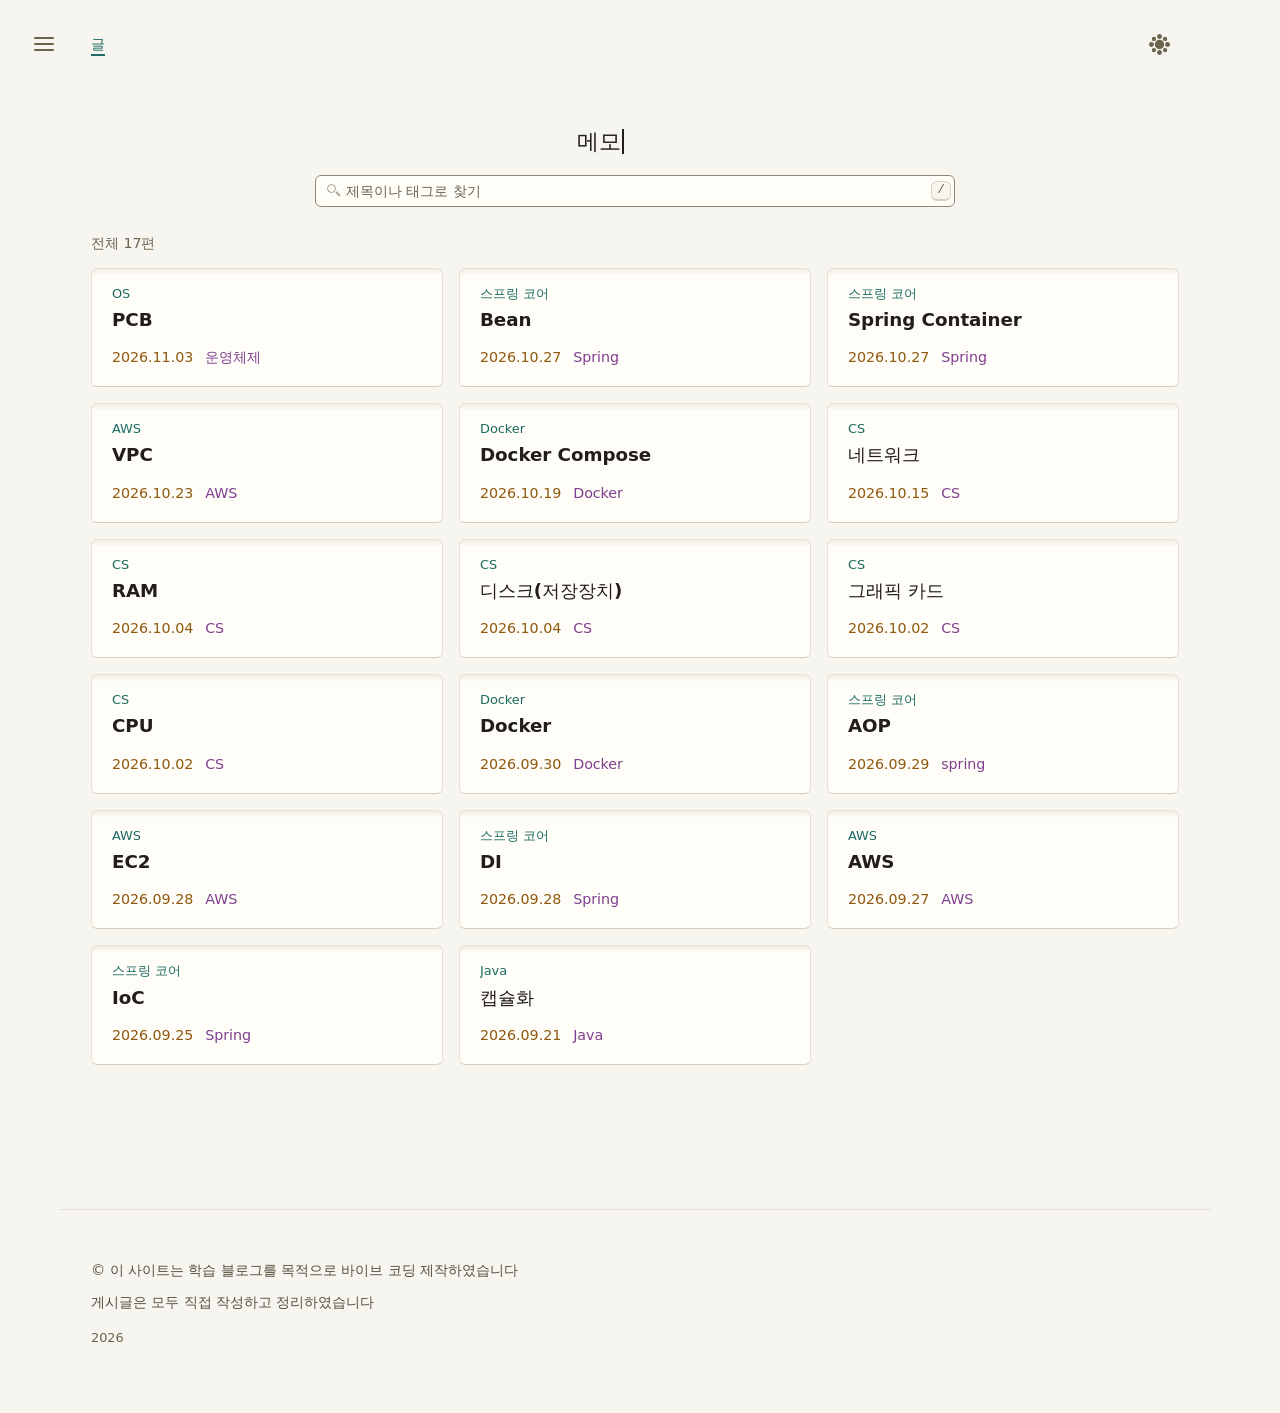
<file: index.html>
<!doctype html>
<html lang="ko" data-theme="light">
<head>
<meta charset="utf-8">
<!-- CSP — post.html / write.html과 문자열이 같아야 한다(세 페이지가 한 정책).
     GitHub Pages는 HTTP 헤더를 못 바꾸므로 <meta>가 유일한 수단이다.
     인라인 <script> / <style> / style="…" / on*="…" / eval 을 전부 막는다.
     그래서 이 파일에는 인라인 코드가 한 줄도 없어야 한다. 테마 초기화도 js/theme-init.js로 뺐다. -->
<meta http-equiv="Content-Security-Policy" content="default-src 'self'; script-src 'self' https://cdn.jsdelivr.net; style-src 'self'; img-src 'self' https: data:; connect-src 'self'; font-src 'self'; object-src 'none'; base-uri 'self'; form-action 'self'">
<meta name="viewport" content="width=device-width, initial-scale=1">

<!-- 첫 페인트 전에 테마를 확정한다(FOUC 방지). 그래서 defer 없이 동기로 싣는다.
     'blogTheme' 문자열은 config.js의 storageKeys.theme과 반드시 같아야 한다. -->
<script src="js/theme-init.js"></script>

<title>메모 블로그</title>
<meta name="description" content="공부한 것을 기록하는 개인 학습 블로그.">
<meta name="color-scheme" content="light dark">
<!-- 파비콘 404 요청을 만들지 않기 위한 빈 아이콘 -->
<link rel="icon" href="data:,">

<!-- 로드 순서 고정: tokens → base → layout → components → prose (계약서 §11)
     animations.css는 v3.0에서 파일째 삭제됐다. 되살리지 말 것 — 404가 난다. -->
<link rel="stylesheet" href="css/tokens.css">
<link rel="stylesheet" href="css/base.css">
<link rel="stylesheet" href="css/layout.css">
<link rel="stylesheet" href="css/components.css">
<link rel="stylesheet" href="css/prose.css">

<!-- 목록 화면은 마크다운을 렌더하지 않는다(카드의 내용물은 분류·제목·날짜·태그 — 전부 index.json의 메타다).
     그래서 marked / DOMPurify / highlight.js 와 js/markdown.js는 여기서 로드하지 않는다 — 상세 페이지의 몫.
     ※ 목록이 언젠가 본문 일부를 마크다운으로 그리게 되면 markdown.js와 CDN 셋을 함께 올려야 한다. -->
<script defer src="js/config.js"></script>
<script defer src="js/util.js"></script>
<script defer src="js/store.js"></script>
<script defer src="js/ui.js"></script>
<script defer src="js/admin.js"></script>
<script defer src="js/app.js"></script>
</head>

<body>
<!-- 계약서 §3-1(v4.4): 세 페이지 모두 스킵 링크가 <body>의 첫 자식이다. 첫 방문 연출(§3-5)은 아무것도 덮지 않는다 —
     골격이 떠오르고 제목이 쓰이는 동안에도 첫 Tab은 이 링크다. -->
<a class="sr-only" href="#main">본문 바로가기</a>

<!-- 헤더는 static이다. sticky도, 밑선도, 로고 마크도 없다(계약서 §3).
     햄버거는 첫 자식이다 — CSS가 흐름에서 빼 화면 왼쪽 끝(absolute)에 앉힌다. DOM 순서는 그대로라
     Tab 순서(햄버거 → 브랜드 → 내비 → 테마)는 변하지 않는다.
     아이콘은 CSS ::before가 그린다(테마 버튼과 같은 방식). 세 페이지(index / post / write) 마크업이 같아야 한다. -->
<header class="site-header">
  <button class="icon-btn side-toggle" id="sideToggle" type="button"
          aria-label="분류 메뉴 열기" aria-expanded="false" aria-controls="side"></button>
  <a class="brand" href="index.html"><span data-site-title>메모 블로그</span></a>
  <!-- 항목·순서는 세 페이지가 동일하다(계약서 §3-3, v4.0 2항목 — v3.9에 "소개", v4.0에 "태그"(#tags 폐기와 함께) 삭제).
       현재 페이지 표시는 클래스가 아니라 aria-current="page" — 이 페이지는 "글".
       "글"(쿼리 없는 index.html)은 ?cat= ?tags= 필터를 푸는 길이기도 하다 — 결과 줄의 "전체 글 보기"와 같은 곳이다(§4-5). -->
  <nav class="site-nav" aria-label="주요 메뉴">
    <a class="nav-link" href="index.html" aria-current="page">글</a>
    <a class="nav-link" href="write.html" data-admin-only hidden>쓰기</a>
  </nav>
  <button class="icon-btn" id="themeToggle" type="button" aria-label="테마 전환" aria-pressed="false"></button>
</header>

<!-- 사이드바 — 분류별 글 목록. 세 페이지 마크업이 바이트 단위로 같다(사양 B).
     문서 순서는 헤더 → 사이드바 → 본문. 열릴 때 포커스는 ui.js focusIntoSide()가 옮긴다(계약서 §3-2).
     #sideTree는 ui.js renderSide()가 채운다.
     열림·고정 상태는 <body> 클래스(side-open / side-pinned)로, ui.js가 붙인다. -->
<aside class="side" id="side" aria-label="분류별 글 목록">
  <div class="side-head">
    <span class="side-title">분류</span>
    <button class="icon-btn side-pin" id="sidePin" type="button"
            aria-label="사이드바 고정" aria-pressed="false"></button>
    <button class="icon-btn side-close" id="sideClose" type="button" aria-label="닫기"></button>
  </div>
  <nav class="side-tree" id="sideTree"></nav>
</aside>
<!-- 오버레이 모드에서만 보인다(고정 도킹이면 스크림 없음). hidden 토글은 ui.js 몫. -->
<div class="side-scrim" id="sideScrim" hidden></div>

<!-- tabindex="-1"은 스킵 링크의 착지점이다. 없으면 스크롤만 되고 포커스는 헤더에 남는다(계약서 §3-1).
     list-page: 목록만 폭을 넓힌다(--w-page). 카드 그리드가 2~3열이 되려면 720px로는 모자란다. -->
<main class="site-main list-page" id="main" tabindex="-1">

  <!-- DOM 순서 = 시선 순서 = Tab 순서: 정체 → 찾기(검색) → 결과 줄 → 목록 (계약서 §4, v4.0).
       분류는 화면에서 사라진 것이 아니라 왼쪽 사이드바로 옮겨 갔다 — 햄버거가 첫 Tab 정지점이라 순서상 여전히 검색 앞이다.
       v3.4 머리말은 제목 + 검색, 가운데 정렬. 부제(.page-sub)는 사용자 요청으로 폐기됐다.
       v4.4: 세션의 첫 로드에 app.js가 이 h1을 한 글자씩 쓰고, 끝나면 아래 평문 그대로 되돌린다(계약서 §3-5 ②). 마크업·문구는 바꾸지 않는다. -->
  <div class="page-head">
    <h1 class="page-title" data-site-title>메모 블로그</h1>
    <!-- 검색은 <h1>의 다음 자식. "고정"은 sticky가 아니라 자리 고정이다(§4-2) — 어디서든 "/"가 여기로 데려온다.
         v4.0(M2): placeholder의 가운뎃점 나열과 "( / )"를 뺐다. 단축키는 aria-keyshortcuts와 키캡(.search-key)이 말한다.
         순서 고정: input → kbd → 지우기 버튼(CSS가 input의 상태를 + 결합자로 읽는다). -->
    <div class="search">
      <label class="sr-only" for="searchInput">글 검색</label>
      <input class="search-input" id="searchInput" type="search"
             placeholder="제목이나 태그로 찾기"
             aria-keyshortcuts="/" autocomplete="off" enterkeyhint="search">
      <kbd class="search-key" aria-hidden="true">/</kbd>
      <button class="search-clear" type="button" aria-label="검색어 지우기" hidden></button>
    </div>
  </div>

  <!-- v3.9: 분류 인덱스 행(#catRow)은 폐기. v4.0: 태그 인덱스(<details id="tags">)도 폐기 — 사용자 판정
       "홈 화면에 게시글 바로 위에 존재하는 태그 카테고리 지워"(계약서 §4-3). 분류는 사이드바가, 태그 필터(?tags=)는 상세의 태그 링크가 건다. -->

  <!-- 결과 줄(계약서 §4-5) — 몇 편이 어떤 조건으로 보이는지 한 문장 + 필터가 걸렸을 때만 "전체 글 보기".
       live 영역은 .list-status 하나다(role="status"). #postList에는 aria-live를 붙이지 않는다 — 필터마다 카드 전량이 낭독됐다(C1).
       hidden으로 시작한다. 로드·0편·오류에는 app.js가 줄째 감춘다. -->
  <div class="list-bar" id="listBar" hidden>
    <p class="list-status" id="listStatus" role="status"></p>
    <button class="list-reset" id="listReset" type="button" hidden>전체 글 보기</button>
  </div>

  <!-- CSP(style-src 'self')가 인라인 <style>을 막으므로 noscript 안에 숨김 규칙을 둘 수 없다.
       대신 #listLoading을 hidden으로 시작시키고 app.js가 켠다 — JS가 꺼져 있으면 영영 켜지지 않으니
       "불러오는 중"이 이 안내와 같이 보이는 일이 없다. -->
  <noscript>
    <div class="list-empty">
      <p><strong>자바스크립트가 꺼져 있습니다</strong></p>
      <p>이 블로그는 글 목록을 자바스크립트로 불러옵니다. 브라우저 설정에서 자바스크립트를 켜 주세요.</p>
    </div>
  </noscript>

  <!-- 첫 렌더 300ms 뒤 app.js가 data-ready=""를 붙인다. 그 뒤 필터로 다시 그려지는 카드는 arrive 없음(계약서 §4-4·§11-4).
       data-cats(글이 있는 분류의 수)도 app.js가 붙인다 — "1"이면 CSS가 카드의 분류 라벨을 감춘다(§4-4). aria-live 없음(§4-5). -->
  <div class="post-list" id="postList"></div>

  <!-- hidden으로 시작한다. app.js start()가 fetch 직전에 켜고, 로드가 끝나면 다시 끈다. -->
  <p class="list-loading" id="listLoading" hidden>불러오는 중…</p>

  <div class="list-empty" id="listEmpty" hidden></div>

</main>

<footer class="site-footer">
  <p class="footer-note">&copy; 이 사이트는 학습 블로그를 목적으로 바이브 코딩 제작하였습니다</p>
  <p class="footer-note">게시글은 모두 직접 작성하고 정리하였습니다</p>
  <p class="footer-meta"><span data-year>2026</span></p>
</footer>

<div class="toast-area" id="toastArea" aria-live="polite"></div>
</body>
</html>
</file>
<file: css/tokens.css>
/* ============================================================================
   tokens.css — 디자인 토큰 단일 출처
   이 파일 외의 CSS에는 리터럴 색상값(#hex / rgb())을 쓰지 않는다.
   다크모드는 :root[data-theme="dark"]에서 "값만" 재정의한다(규칙을 다시 쓰지 않는다).
   로드 순서: tokens → base → layout → components → prose   (animations.css는 v3.0에서 삭제됨)
   v3.4: 파일 끝의 @property 블록이 색 토큰을 <color>로 등록한다 — 테마 크로스페이드가 토큰에 걸린다.

   v3.0 방향 — 계약서 §1-2
     1. 읽는 데 필요 없는 요소는 화면에 두지 않는다.
     2. 개성은 "역할이 정해진 색 셋"과 타이포그래피 위계로 낸다.
        (v3.1 — 사용자 판정 "너무 단색"으로 "색 하나"에서 개정. 아래 액센트 블록 참조)
     3. 그림자를 쓰지 않는다. 예외는 화면 위에 떠 있는 것뿐. → --sh-pop 하나만 남는다
   ========================================================================= */

:root {
  color-scheme: light;

  /* ── 색: 표면 ───────────────────────────────────────────────────────────
     v2.x는 "책상(--c-bg) 위에 종이(--c-surface)"라는 2층 구조였다.
     카드가 사라진 지금 화면의 99%는 --c-bg 하나다. 즉 이 색이 곧 읽기 면이므로
     한 단계 밝혀 글자가 더 떠오르게 한다(#f4f1ea → #f7f5ef).
     순백을 쓰지 않는 이유는 그대로다 — 장시간 독서에서 눈부심이 덜하고,
     이 블로그에 남은 유일한 "질감"이 이 따뜻한 종이색이다. */
  --c-bg:          #f7f5ef;   /* 페이지 바탕 = 읽기 면 */
  --c-surface:     #fffdf8;   /* 인풋·모달·토스트처럼 "위에 얹힌" 면 */
  --c-surface-2:   #efeade;   /* 오목한 면(코드 머리띠, 표 헤더, 지우기 버튼) */
  --c-border:      #d9d1c0;   /* 실선 경계 */
  --c-border-soft: #e6e0d2;   /* 구분만 하는 약한 경계 */
  /* 입력하거나 켜고 끄는 컨트롤의 윤곽(v4.1, 계약서 §2 — UX-§1 color-contrast / WCAG 1.4.11 비텍스트 대비 3:1).
     --c-border(#d9d1c0)는 바탕 대비 1.4:1이라 빈 검색창·입력칸·꺼진 스위치의 테두리가 "있는 듯 없는 듯"했다 —
     글자로 이름을 대지 않는 경계(입력칸의 상자, 스위치의 트랙)는 그 자체가 "여기 누를 수 있다"는 정보라 3:1이 바닥이다.
     실측: --c-bg 3.2:1 / --c-surface 3.5:1. 카드·구분선은 여전히 --c-border(정보가 아니라 구획이다). */
  --c-border-strong: #908876;

  /* ── 색: 글자 ───────────────────────────────────────────────────────────
     기준 바닥은 이제 --c-bg 하나다(메모지 6색이라는 최악의 바닥이 사라졌다).
     측정치: text 15.3:1 / dim 7.3:1 / mute 5.4:1 — 전부 AA(4.5:1) 이상. */
  --c-text:      #211e18;
  --c-text-dim:  #57503f;     /* 보조 문장 — 읽으라고 쓴 글 */
  --c-text-mute: #6b644f;     /* 메타·캡션 — 흘려봐도 되는 글(날짜·개수) */

  /* ── 색: 역할색 셋 (계약서 §1-2 원칙 2, v3.1) ──────────────────────────
     색은 "역할"에 붙지 "글"에 붙지 않는다. 같은 역할은 어디서나 같은 색이므로
     300행에서도 눈이 좌우로 튀지 않는다(v2.x의 "글마다 6색"과 다른 점).

     --c-accent  청록  누를 수 있는 것·선택된 것 (링크 hover·활성 내비/인덱스·포커스·버튼)
     --c-meta    황토  시간과 수량 (목록 날짜·연도·인덱스 개수·게시/수정일·코드 언어 라벨)
     --c-tag     자주  주제 (태그 인덱스 항목·목록 박스의 태그·상세의 태그)

     셋은 색상환에서 서로 멀어(청록 175° / 황토 35° / 자주 290°) 한 줄에 놓여도 갈린다.
     v2.x의 --c-accent-2(테라코타)는 되살리지 않는다 — 이름이 사용처를 말해 주지 않았다. */

  /* 청록 잉크. --c-bg 대비 5.8:1 — 링크 글자색으로 그대로 쓸 수 있다(AA). */
  --c-accent:      #1b6b62;
  --c-accent-soft: #dfeeea;   /* 액센트 배경 틴트(고정 배지, 수정 모드 배지, 태그 hover 등) */

  /* 황토. 실측: --c-bg 5.3:1 / 박스 면(--c-surface) 5.7:1 / 코드 머리띠 4.8:1 — 전부 AA.
     한 단계 더 밝히면(#a1620e) 코드 머리띠에서 4.25:1로 떨어진다. 그래서 이 값이다. */
  --c-meta:        #8f5a0d;

  /* 자주. --c-bg 6.4:1. 황토와 보색에 가까워 "날짜 · 태그"가 한 줄에 있어도 뭉치지 않는다. */
  --c-tag:         #7f3f8f;

  --c-danger: #a63b28;
  --c-warn:   #8d6010;        /* .editor-status.is-dirty */
  --c-ok:     #33693f;

  /* ── 색: 보조 역할 ─────────────────────────────────────────────────── */
  --c-on-accent:  #fffdf8;    /* accent/danger 채움 위의 글자색 */
  --c-focus:      #1b6b62;    /* 포커스 링 */
  --c-scrim:      #2a251c;    /* 모달 딤 바탕 (알파는 사용처에서 조합) */
  --c-shadow-rgb: 38 30 18;   /* --sh-pop의 색(따뜻한 회갈) */
  --c-selection:  #cfe7e1;

  /* ── 코드 하이라이팅 = IntelliJ IDEA (v3.7, 계약서 §5-7-1) ─────────────────
     사용자 요청 "코드를 정리할 때는 실제 IDE처럼 색깔 바뀌게(인텔리제이 - 자바 기준)".
     라이트 = IntelliJ Light, 다크 = Darcula. 값은 JetBrains 소스에서 읽었다 —
       intellij-community/platform/platform-resources/src/themes/Light.xml (IntelliJ Light)
       intellij-community/platform/platform-resources/src/DefaultColorSchemesManager.xml (Darcula 절)
     highlight.js 기본 테마는 여전히 싣지 않는다 — 색은 여기서만 나온다.
     코드 블록의 면은 종이색이 아니라 IDE의 편집기 배경(흰색 / #2B2B2B)이다 — 페이지 위에 "에디터 창"이
     열려 있는 것이 사용자 의도다. 그래서 --code-bg는 --c-bg·--c-surface와 다른 계열이고, 경계선이 그 창의 테두리다.

     AA 보정 — IDE 값이 4.5:1에 못 미치면 같은 색상(hue)에서 밝기만 옮겨 4.5:1을 넘긴 값을 쓴다("AA 보정").
     IDE는 자기 글꼴·안티앨리어싱을 전제로 값을 잡지만, 웹에서는 접근성 기준이 우선이다(CLAUDE.md·§1-2 원칙 6).
     보정한 값은 아래 주석과 계약서 §5-7-1 표에 원본과 함께 적었다. */
  --code-bg:     #ffffff;     /* IntelliJ Light TEXT background */
  --code-border: #d3ccbb;     /* IDE엔 없는 값 — 흰 창을 종이 위에서 떼는 테두리(--c-border 계열, 흰색 대비 1.6:1) */
  --code-text:   #080808;     /* TEXT foreground. 흰색 대비 20:1 */
  --hl-comment:  #767676;     /* AA 보정: 원본 #8C8C8C(3.4:1) → 4.5:1이 되는 같은 회색의 가장 가까운 값 */
  --hl-keyword:  #0033b3;     /* DEFAULT_KEYWORD. 9.9:1 */
  --hl-string:   #067d17;     /* DEFAULT_STRING. 5.3:1 */
  --hl-number:   #1750eb;     /* DEFAULT_NUMBER. 6.2:1 */
  --hl-literal:  #0033b3;     /* true/false/null — IntelliJ에서는 키워드다 */
  --hl-function: #00627a;     /* DEFAULT_FUNCTION_DECLARATION. 6.9:1 */
  --hl-title:    #00627a;     /* hljs-title(함수·절 제목). 클래스명(.class_)은 prose.css가 본문색으로 되돌린다 */
  --hl-attr:     #174ad4;     /* DEFAULT_ATTRIBUTE(HTML/XML 속성 이름). 7.1:1 */
  --hl-builtin:  #080808;     /* System·Math 같은 내장 식별자 — IntelliJ는 식별자를 색칠하지 않는다 */
  --hl-type:     #0033b3;     /* int·boolean 같은 원시형 — IntelliJ에서는 키워드색 */
  --hl-variable: #080808;     /* 지역 변수·매개변수 = 본문색(정적 필드 #871094는 hljs가 구분하지 못해 쓰지 않는다) */
  --hl-tag:      #0033b3;     /* XML_TAG_NAME — Light.xml에 값이 없어 키워드로 폴백(근사) */
  --hl-name:     #0033b3;     /* hljs-name(HTML 태그 이름) = 태그와 같다 */
  --hl-selector: #0033b3;     /* CSS 선택자 — IntelliJ Light에 개별값 없음, 키워드 계열(근사) */
  --hl-meta:     #857209;     /* 어노테이션(DEFAULT_METADATA). AA 보정: 원본 #9E880D(3.5:1) → 4.8:1 */
  --hl-addition: #067d17;     /* diff + = 문자열 초록과 같은 값 */
  --hl-deletion: #a63b28;     /* diff − = --c-danger와 같은 값(IDE에 대응값 없음) */

  /* ── 타이포 ────────────────────────────────────────────────────────────
     외부 웹폰트 금지(승인 대상). 한글 폴백을 명시적으로 넣는다.
     --ff-display는 폐기했다 — --ff-sans와 값이 같은 별칭이라
     "제목용 폰트가 따로 있다"는 착각만 만들었다.
     v4.0(M5, 계약서 §2) — 1순위였던 "Pretendard Variable"·Pretendard를 뺐다. @font-face가 0건이고 CSP(font-src 'self')가
     외부 폰트를 막아 어디서도 로드되지 않았다. 방문자는 OS 기본 폰트를 보고 있었는데 스택은 다른 폰트를 적고 있었고,
     이름을 남기면 Pretendard가 설치된 사람만 다른 화면을 본다. 모든 방문자가 같은 것을 보는 쪽을 고른다.
     system-ui가 1순위: 폰트 매칭은 글자 단위라 라틴은 OS 기본(SF Pro / Segoe UI)이, 한글은 다음 한글 글꼴이 맡는다. */
  --ff-sans: system-ui, -apple-system, "Segoe UI", "Apple SD Gothic Neo",
             "Malgun Gothic", "맑은 고딕", sans-serif;
  /* v4.1(계약서 §2): 한글 폴백 둘을 generic monospace "앞"에 둔다. 위의 라틴 고정폭 글꼴(Consolas 등)에는 한글이 없어서
     한글 글자는 목록 끝의 generic monospace까지 떨어졌고, Windows 한국어 환경에서 그것은 굴림체·돋움체(2칸 고정폭)다 —
     에디터 본문(.editor-area)과 코드 주석의 한글이 "여 기 에   마 크 다 운"처럼 글자마다 벌어져 보였다(v4.0 실측).
     D2Coding·Noto Sans Mono CJK가 설치된 사람은 그대로 그것을 쓰고, 없는 사람은 본문과 같은 한글 글꼴로 떨어진다.
     한글 칸 맞춤은 잃지만 코드의 들여쓰기는 라틴 공백이 맞추므로 손해가 없다. */
  --ff-mono: ui-monospace, SFMono-Regular, "SF Mono", "JetBrains Mono",
             "Cascadia Mono", Consolas, "D2Coding", "Noto Sans Mono CJK KR",
             "Apple SD Gothic Neo", "Malgun Gothic", monospace;

  /* 유동 타이포: 360px→1440px 사이 선형 증가. 미디어쿼리 없이 스케일한다.
     --fs-4xl(34→60px)은 폐기했다. 그 크기를 쓰던 유일한 요소가 히어로 제목이었고,
     "콘텐츠가 아닌 것이 화면에서 가장 큰 글자"가 바로 사용자가 거부한 배치다. */
  --fs-xs:  clamp(0.75rem,   0.728rem + 0.10vw, 0.8125rem); /* 12 → 13 */
  --fs-sm:  clamp(0.8125rem, 0.781rem + 0.14vw, 0.9375rem); /* 13 → 15 */
  --fs-md:  clamp(0.9375rem, 0.906rem + 0.14vw, 1.0625rem); /* 15 → 17 */
  --fs-lg:  clamp(1.0625rem, 1.031rem + 0.14vw, 1.1875rem); /* 17 → 19 */
  --fs-xl:  clamp(1.1875rem, 1.109rem + 0.35vw, 1.4375rem); /* 19 → 23 */
  --fs-2xl: clamp(1.375rem,  1.219rem + 0.69vw, 1.875rem);  /* 22 → 30 */
  --fs-3xl: clamp(1.625rem,  1.406rem + 0.97vw, 2.375rem);  /* 26 → 38 */

  /* 본문 전용: 최소 17px 보장(계약서 §1-2 원칙 6) */
  --fs-prose: clamp(1.0625rem, 1.031rem + 0.14vw, 1.1875rem);

  --lh-tight: 1.2;            /* 큰 제목 */
  --lh-head:  1.35;           /* 소제목 */
  --lh-body:  1.75;           /* 한글 본문 — 받침 때문에 라틴보다 넉넉해야 한다 */
  /* 코드 행간(v3.9, 계약서 §2·§6). textarea(.editor-area)와 미리보기·상세의 코드 블록(.prose pre code)이 같은 값을 읽는다 —
     v3.8까지 1.7과 1.72로 따로 적혀 있었고 글자 크기도 달라 나란히 보기에서 같은 코드가 왼쪽·오른쪽 다른 높이였다.
     1.7: 본문(1.75)보다 살짝 촘촘해야 코드가 "한 덩어리"로 읽히고, 1.6 아래로는 한글 주석의 받침이 아랫줄과 닿는다.
     IDE 기본(≈1.2)을 따르지 않는 이유 — IDE는 100줄을 한 화면에 넣는 도구, 블로그 코드 블록은 10줄을 읽히는 인용이다. */
  --lh-code:  1.7;
  --ls-tight: -0.02em;
  /* v4.0(M1, 계약서 §1-2 원칙 7) — 쓰는 곳은 둘뿐이다: .entry-group-label(연도) · .code-lang(언어). 둘 다 라틴·숫자 "토큰"이다.
     한글은 글자마다 같은 em 상자라 자간을 벌리면 단어가 흩어질 뿐이다. 그 밖의 선언은 결함이다. */
  --ls-wide:  0.06em;

  /* 굵기 축 2단(v4.0 — M6, 계약서 §2). 웹폰트를 싣지 않으므로 한글 폴백(맑은 고딕·Apple SD Gothic Neo)의 굵기는 사실상 둘이다.
     600·750·800을 적으면 라틴은 그 굵기로, 한글은 700으로 떨어져 한 줄 안에서 두 스크립트의 굵기가 갈린다
     (base.css의 font-synthesis-weight: none 때문에 합성으로도 메워지지 않는다). 위계는 굵기가 아니라 크기·색·여백이 만든다.
     css/*에서 font-weight 값이 var(--fw-…)가 아니면 그 줄이 곧 결함이다. */
  --fw-text: 400;             /* 읽는 글 — 본문·메타·필드 라벨·비활성 내비·태그·개수 */
  --fw-bold: 700;             /* 구조와 상태 — 제목·강조·버튼·지금 상태인 것·구역 이름·배지 */

  /* ── 간격: 4px 배수 ──────────────────────────────────────────────────── */
  --sp-1: 4px;   --sp-2: 8px;   --sp-3: 12px;  --sp-4: 16px;
  --sp-5: 20px;  --sp-6: 24px;  --sp-7: 32px;  --sp-8: 40px;
  --sp-9: 48px;  --sp-10: 64px; --sp-11: 80px; --sp-12: 96px;

  /* ── 반경 ──────────────────────────────────────────────────────────────
     --r-xl(24px)은 폐기. 모달 하나가 쓰던 값인데 --r-lg로 충분하고,
     반경 단계가 넷이면 "어느 걸 쓸지"를 매번 고민하게 된다. */
  --r-sm: 6px;  --r-md: 10px;  --r-lg: 16px;  --r-full: 999px;

  /* ── 컨트롤 치수 ────────────────────────────────────────────────────────
     아래 @media (pointer: coarse)에서 44px로 올려 터치 타깃 기준을 만족시킨다.
     ★ 높이 상승은 그 블록 "한 곳"에서만 한다 — 계약서 §11-2 */
  --h-control: 40px;          /* 버튼 / 인풋 / 목록 제목 링크 */
  /* 본문·목록 흐름 안에 끼어드는 작은 컨트롤(인덱스 항목, 태그, 목차 항목).
     40px을 주면 글자 12~13px 대비 덩어리가 너무 커져 텍스트 리듬이 깨진다.
     32px = 글자 13px + 위아래 --sp-2. */
  --h-control-sm: 32px;
  /* "컨트롤 안에 들어앉는 컨트롤" 전용 — 지금은 .search-clear 하나뿐이다.
     v3.2: 검색 인풋이 --h-control(40) → --h-control-sm(32)으로 줄어(사용자 판정 "검색창이 너무 커")
     안에 앉는 원판도 30 → 24px로 따라 내린다. 32px 인풋 안의 30px 원판은 인풋을 꽉 채워
     "버튼 두 개"로 보인다. 24px = WCAG 2.2 최소 타깃(2.5.8)의 하한.
     coarse에서는 36px — 44px 인풋 안에서 상하 4px씩 숨을 남기는 값. */
  --h-control-xs: 24px;
  --h-nav:     36px;          /* 헤더 내비 / 목록으로 돌아가는 링크 */
  --w-modal:   34rem;         /* 모달 패널 최대 폭 — 본문 2~3문단이 편히 들어가는 길이 */
  --w-toast:   22rem;         /* 토스트 최대 폭 — 한 문장이 두 줄을 넘지 않는 선 */

  /* --w-date(목록 날짜 열 폭)는 v3.1에서 삭제했다 — 목록이 2열 행에서 박스로 바뀌어
     날짜 열 자체가 없다(계약서 §4-4). 다른 CSS에 남아 있으면 결함이다. */

  /* ── 그림자 ────────────────────────────────────────────────────────────
     v2.x는 6단계(sm/md/lg/memo/memo-hover/ring)를 갖고 있었다. 전부 폐기.
     구분은 1px 경계선과 여백이 한다(계약서 §1-2 원칙 3).
     남는 것은 "화면 위에 진짜로 떠 있는 것" 둘뿐이다 — 모달 패널과 토스트.
     이 둘은 아래 콘텐츠와 같은 평면에 있지 않다는 사실 자체가 정보라서
     경계선만으로는 표현되지 않는다. */
  --sh-pop:
    0 2px 6px rgb(var(--c-shadow-rgb) / .08),
    0 16px 36px -12px rgb(var(--c-shadow-rgb) / .22);

  /* 포커스/상태 글로우 링의 두께. base.css의 outline(2px)보다 한 단계 두꺼워야
     "면 위에 번진 빛"으로 읽히고, 4px을 넘으면 인풋이 부어 보인다. */
  --ring-w: 3px;
  /* 인풋 계열(.search-input / .field)의 :focus 링. 값이 복사되지 않게 토큰으로 잡는다.
     v4.1(계약서 §2 — UX-§1 focus-appearance): 첫 겹에 1px 실선 액센트를 더했다. v4.0까지는 1px 테두리 색 변화 + 20% 번짐뿐이라
     번짐이 바탕 대비 1.3:1이었고, 포커스의 실체가 "1px 선의 색이 바뀐 것" 하나였다. 이제 테두리 1px + 실선 1px = 2px 액센트(5.8:1)가
     포커스를 말하고, 바깥 번짐은 그 위의 여운이다. */
  --sh-focus:
    0 0 0 1px var(--c-accent),
    0 0 0 calc(var(--ring-w) + 1px) color-mix(in oklab, var(--c-accent) 22%, transparent);

  /* ── 모션 ──────────────────────────────────────────────────────────────
     이징이 하나뿐이다. 진입 애니메이션·무한 루프가 전부 사라져
     남은 모션은 "상태 A → 상태 B" 전환뿐이고, 그 전부에 같은 커브가 맞다.
     (--ease-in/-out/-ambient는 keyframes와 함께 폐기됐다.) */
  --ease:     cubic-bezier(.16, 1, .3, 1);   /* 빠르게 시작해 부드럽게 정착 */
  --dur-fast: 160ms;          /* 색·테두리 — 손보다 빨라야 한다 */
  --dur:      260ms;          /* 토스트 등퇴장 · 콘텐츠 도착(v3.4 — 목록 카드·본문 페이드, 계약서 §11-4) */
  --dur-slow: 420ms;          /* 모달 열림 — 여유 있게(닫힘은 --dur-fast) */

  /* 테마 크로스페이드 전용 (v3.4, 계약서 §11). base.css의 `:root { transition: --c-* }` 한 곳에서만 쓴다.
     사용자 요청 "다크·라이트 전환할 때 약간의 텀을 둬서 자연스러운 애니메이션으로 (1~2초)" —
     v3.1의 240ms는 사용자 판정 "전등 깜빡임"이었다.
     · 1200ms: 요청 범위(1~2초)의 아래쪽. 두 테마는 글자와 바탕이 서로 뒤집히므로 건너가는
       한가운데(진행 50%)에서는 글자색과 바탕색이 둘 다 중간 회색이 되어 대비가 1:1 근처까지
       떨어진다 — 이 "글자가 사라지는 구간"은 크로스페이드의 본성이라 없앨 수 없고 짧게 만들
       수만 있다. 2초면 그 구간이 눈에 띄는 길이(≈300ms)가 되고, 1.2초면 ≈150ms로 "잠깐 흐려짐"에
       그친다. 그러면서도 240ms처럼 "깜빡"이 아니라 "서서히 바뀐다"로 읽히는 최소 길이다.
     · 이징은 대칭 곡선이되 v3.1(.4,0,.2,1)보다 가운데가 가파른 (.65,0,.35,1)이다. 시작과 끝은
       느려 "텀"이 느껴지고, 대비가 낮은 한가운데는 빨리 지나간다. --ease(expo-out)를 쓰지 않는
       이유는 그대로다 — 변화의 절반이 첫 8%에 끝나 사실상 즉시 전환이 된다.
     · 이 전환은 요소가 아니라 "토큰"에 걸린다(아래 @property 블록 + base.css). 그래서 hover용
       --dur-fast를 가진 부품도 테마 토글 때는 나머지와 같은 1.2초에 건너간다. */
  --dur-theme: 1200ms;
  --ease-fade: cubic-bezier(.65, 0, .35, 1);

  /* 첫 방문 연출 (v4.4, 계약서 §3-5) — index.html, 세션당 한 번. layout.css §10 · components.css §16만 쓴다.
     사용자 판정 "페이지 올라오기로 ㄱㄱ" · "한 글자씩 나오면서 마지막에 커서 깜빡거리는 것도" · "전구 자체를 빼".
     v3.6~v4.3의 인트로 전등(막·전구·건너뛰기) 토큰 일곱과 --c-glow·--z-intro는 v4.4에 지웠다 — 다른 CSS에 남아 있으면 결함.
     시간표(v4.5 — 제목 6글자 기준 첫 페인트부터 4.7초. 어떤 제목이든 첫 글자부터 5초 미만 — WCAG 2.2.2, 계약서 §3-5 "5초 예산"):
       0 ~ 600      골격 셋이 12px 아래에서 떠오른다(--dur-intro, --ease). 동시에 제목 글자는 투명하게 기다린다(같은 값)
       600 ~ 1400   한 글자씩 — 글자 간격 160ms·타자 구간 상한 1600ms는 JS만 쓰는 시각이라 토큰이 아니다(계약서 §8-1)
       1400 ~ 4700  커서가 3번 깜빡이고 꺼진다(--dur-caret-blink × 3 = 3.3초)
     예산: 상한 1600 + 깜빡임 3300 = 첫 글자부터 4900 < 안전망 5000. 셋 중 무엇이든 늘리면 이 식부터 본다. */
  /* 600: expo-out이라 180ms에 87%, 300ms에 97%가 보이고 나머지는 "자리 잡는" 꼬리다. 400 아래는 꼬리가 없어 튀어나오고,
     800부터는 첫 화면이 기다리게 한다. 제목의 대기도 이 값이다 — 타자가 올라오기 끝에서 시작해야 두 모션이 겹치지 않고
     "종이가 자리 잡는다 → 글이 쓰인다"의 두 박자로 읽힌다. 스크립트 여섯이 CSS보다 늦게 와도 이 안이면 타자가 산다. */
  --dur-intro:       600ms;
  /* 깜빡임 한 번(켜짐 550 + 꺼짐 550). OS 입력 커서의 박자(Windows 530ms씩)에 가깝게 — 빠르면 경고등, 느리면 멈춘 것으로 읽힌다.
     v4.5 1000 → 1100: 사용자 "커서 깜빡이는 시간 살짝만 늘려". 회수(4 = +33%, 예산 초과)가 아니라 주기를 10% 늘렸다.
     1300(650씩)부터는 켜짐이 길어 깜빡임이 아니라 숨쉬기로 읽히고, 1130부터는 상한 제목의 끝이 안전망 5000에 닿는다.
     횟수 3은 components.css §16(수이지 지속시간이 아니다). 3.3초 — 5초 안에 멈추므로 멈춤 장치가 필요 없다. */
  --dur-caret-blink: 1100ms;

  /* ── 레이아웃 ──────────────────────────────────────────────────────────
     읽기 칼럼은 여전히 --w-prose 하나다(post.html의 본문·헤더·푸터).
     45rem = 720px ≈ 데스크톱 본문 19px 기준 72자.

     v3.2 — --w-page 부활(계약서 §2). v3.0은 "1200px 상자 안의 720px 본문은 채워야 할 빈칸으로
     보인다"며 폭 토큰을 하나로 합쳤는데, 사용자가 배포 화면을 보고 "전체적으로 구조가 비어보여"
     라고 판정했다. 1440px에서 720px 한 줄만 쓰면 좌우 360px씩이 빈다 — 그 판정이 맞다.
     단, 넓히는 곳은 "목록 페이지"(.list-page)뿐이다. 글 상세는 읽기 줄길이가 곧 기능이라
     그대로 720px이다. 72rem = 1152px: 카드 최소폭 17rem 3열 + 간격 2개 + 거터가 들어가는 폭. */
  --w-prose: 45rem;
  --w-page:  72rem;
  --gutter:  clamp(20px, 5vw, 32px);

  /* 사이드바 폭(v3.2). 260px = 한글 제목 14px 기준 14~15자 + 들여쓰기 + 접기 버튼.
     240이면 제목이 거의 다 두 줄로 꺾이고, 300이면 1024px에서 본문이 724px로 좁아져
     카드 2열이 아슬아슬해진다. 1024 - 260 = 764 → 카드 2열이 편히 선다. */
  --w-side:  260px;

  /* ── z-index ───────────────────────────────────────────────────────────
     아래에서 위로: 작업 줄(30) < 스크림(40) < 사이드바(50) < 모달(60) < 토스트(80).
     사이드바가 모달보다 아래인 이유 — 에디터의 확인 모달이 열린 채로 사이드바가
     그 위를 덮으면 "확인" 버튼을 못 누른다.
     (--z-intro 90은 v4.4에 지웠다 — 첫 방문 연출은 아무것도 덮지 않는다, 계약서 §3-5.) */
  /* 에디터 작업 줄(v4.1, 계약서 §6 .editor-bar — sticky). 본문 위·스크림 아래 — 사이드바 오버레이와 모달이 그 위를 덮어야 한다. */
  --z-bar:   30;
  --z-scrim: 40;
  --z-side:  50;
  --z-modal: 60;
  --z-toast: 80;
}

/* ============================================================================
   다크 테마 — 반전이 아니라 재설계.
   순흑/순백을 쓰지 않고, 채도를 낮춘 뒤 "표면 밝기"로 층위를 만든다.
   실측 7곳 중 1곳(ansohxxn)이 다크를 기본으로 쓴다. 우리는 어느 쪽도 고정하지 않고
   OS 설정을 따르되 사용자 선택을 기억한다(계약서 §0-1).
   ========================================================================= */
:root[data-theme="dark"] {
  color-scheme: dark;

  --c-bg:          #17160f;
  --c-surface:     #211f18;
  --c-surface-2:   #2a271f;
  --c-border:      #3d392d;
  --c-border-soft: #2e2b22;
  --c-border-strong: #746d5a; /* 컨트롤 윤곽(라이트 블록 주석). 실측: --c-bg 3.5:1 / --c-surface 3.2:1 */

  --c-text:      #ece7da;     /* 순백 금지 — 눈부심과 헤일로를 줄인다 */
  --c-text-dim:  #b6afa0;     /* --c-bg 대비 약 8.3:1 */
  --c-text-mute: #9a9281;     /* --c-bg 대비 약 6.0:1 */

  --c-accent:      #62cfbe;   /* 어두운 바탕에선 명도를 올려 대비 7:1 이상 확보 */
  --c-accent-soft: #17332f;
  /* 역할색 둘도 같은 원리 — 명도를 올리고 채도는 낮춘다(순색 노랑·보라는 검정 위에서 떤다).
     실측: 황토 --c-bg 8.9:1 / 박스 면 8.1:1, 자주 8.4:1 / 7.7:1. */
  --c-meta:        #e0ad4f;
  --c-tag:         #cfa0e0;

  --c-danger: #e4735c;
  --c-warn:   #dcb15c;
  --c-ok:     #74c189;

  --c-on-accent:  #16150f;    /* 다크에서는 밝은 액센트 위에 어두운 글자 */
  --c-focus:      #62cfbe;
  --c-scrim:      #080705;
  --c-shadow-rgb: 0 0 0;      /* 어두운 배경에선 순수 검정 그림자가 가장 자연스럽다 */
  --c-selection:  #1f4a44;

  /* 코드 = Darcula (v3.7). 값의 출처·AA 보정 규칙은 라이트 블록 주석. 대비는 전부 #2B2B2B 기준. */
  --code-bg:     #2b2b2b;     /* Darcula TEXT background */
  --code-border: #3c3f41;     /* Darcula 패널 회색 — 편집기 창의 테두리(IDE의 도구창 경계와 같은 값) */
  --code-text:   #a9b7c6;     /* TEXT foreground. 6.9:1 */
  --hl-comment:  #929292;     /* AA 보정: 원본 #808080(3.6:1) → 4.6:1 */
  --hl-keyword:  #d47e36;     /* AA 보정: 원본 #CC7832(4.25:1) → 4.6:1. 같은 주황에서 밝기만 4% 올렸다 */
  --hl-string:   #7a9b67;     /* AA 보정: 원본 #6A8759(3.5:1) → 4.5:1 */
  --hl-number:   #6897bb;     /* DEFAULT_NUMBER. 4.5:1(경계값 — 그대로 통과) */
  --hl-literal:  #d47e36;     /* 키워드와 같다 */
  --hl-function: #ffc66d;     /* DEFAULT_FUNCTION_DECLARATION. 9.1:1 */
  --hl-title:    #ffc66d;
  --hl-attr:     #bababa;     /* XML_ATTRIBUTE_NAME. 7.3:1 */
  --hl-builtin:  #a9b7c6;     /* 본문색 — 라이트와 같은 이유 */
  --hl-type:     #d47e36;     /* 원시형 = 키워드색 */
  --hl-variable: #a9b7c6;     /* 본문색 */
  --hl-tag:      #e8bf6a;     /* XML_TAG_NAME / HTML_TAG_NAME. 8.2:1 */
  --hl-name:     #e8bf6a;
  --hl-selector: #e8bf6a;     /* CSS 선택자 — Darcula에 개별값 없음, 태그 계열(근사) */
  --hl-meta:     #bbb529;     /* DEFAULT_METADATA(어노테이션). 6.6:1 */
  --hl-addition: #7a9b67;     /* diff + = 문자열 초록 */
  --hl-deletion: #e4735c;     /* diff − = --c-danger. 4.7:1 */

  /* 어두운 바탕에선 그림자가 잘 보이지 않으므로 알파를 키운다. */
  --sh-pop:
    0 2px 6px rgb(var(--c-shadow-rgb) / .40),
    0 20px 44px -12px rgb(var(--c-shadow-rgb) / .68);
}

/* ============================================================================
   입력 장치 — 손가락은 커서보다 부정확하다.
   coarse 포인터에서만 컨트롤 높이를 44px로 올린다.
   ★ 높이 상승은 이 블록에서만 한다. 다른 파일에서 다시 올리지 않는다(계약서 §11-2).
   ========================================================================= */
@media (pointer: coarse) {
  :root {
    --h-control:    44px;
    --h-control-sm: 44px;   /* 작은 컨트롤일수록 손가락으로는 더 놓치기 쉽다 */
    --h-control-xs: 36px;   /* 인풋 "안"에 들어가는 컨트롤만 예외(위 선언부 주석) */
    --h-nav:        44px;
  }
}

/* ============================================================================
   색 토큰 등록 (v3.4, 계약서 §11) — 테마 크로스페이드가 "요소"가 아니라 "토큰"에 걸리게 한다.
   @property로 <color>임을 알려 두면 :root의 값이 바뀔 때(테마 토글) 토큰 자체가 보간된다.
   base.css의 `:root { transition: --c-bg … }`가 그 보간에 --dur-theme(1.2초)을 건다.

   왜 이 방식인가 — v3.1은 `* { transition: background-color, border-color, color }`였다.
   240ms일 때는 hover용 --dur-fast(160ms) 부품이 80ms 먼저 끝나도 티가 안 났지만, 1.2초에서는
   링크·버튼·아이콘·인덱스 항목처럼 자기 transition을 가진 것들만 160ms 만에 튀고 바탕은 1초 넘게
   건너가 "글자 먼저, 바탕 나중"이 된다. 토큰을 보간하면 그 값을 참조하는 요소가 같은 중간색을 받는다
   (v3.8 실측 정정: color/background-color에 --dur-fast transition을 가진 부품은 토큰 변화를 자기 transition으로
   다시 따라가 100~160ms 뒤쫓는다 — 체감이 작아 그대로 둔다, 계약서 §11). hover 전환은 그대로 빠르다 —
   hover는 "어느 토큰을 쓰는가"가 바뀌는 것이고, 테마는 "토큰의 값"이 바뀌는 것이라 서로 겹치지 않는다.
   · JS 0줄. 첫 페인트에는 걸리지 않는다(theme-init.js가 <link>보다 앞에서 data-theme을 정하므로
     "이전 값"이 없다). 첫 토글부터 · 양방향 · 연타 중에도 현재 중간색에서 이어진다(transition의 본성).
   · @property를 모르는 브라우저(Firefox 127 이하)는 즉시 전환된다 — 퇴행이 아니라 v3.0 상태다.
   · initial-value는 쓰이지 않는다(:root가 두 테마 모두 값을 준다). 등록 문법상 필요해 transparent.
   · --c-shadow-rgb(숫자 셋)와 --sh-pop(합성값)은 <color>가 아니라 등록하지 않는다 — 그림자는
     떠 있는 것(모달·토스트·오버레이 사이드바)에만 있어 즉시 바뀌어도 보이지 않는다.
   ========================================================================= */
@property --c-bg          { syntax: "<color>"; inherits: true; initial-value: transparent; }
@property --c-surface     { syntax: "<color>"; inherits: true; initial-value: transparent; }
@property --c-surface-2   { syntax: "<color>"; inherits: true; initial-value: transparent; }
@property --c-border      { syntax: "<color>"; inherits: true; initial-value: transparent; }
@property --c-border-soft { syntax: "<color>"; inherits: true; initial-value: transparent; }
@property --c-border-strong { syntax: "<color>"; inherits: true; initial-value: transparent; }
@property --c-text        { syntax: "<color>"; inherits: true; initial-value: transparent; }
@property --c-text-dim    { syntax: "<color>"; inherits: true; initial-value: transparent; }
@property --c-text-mute   { syntax: "<color>"; inherits: true; initial-value: transparent; }
@property --c-accent      { syntax: "<color>"; inherits: true; initial-value: transparent; }
@property --c-accent-soft { syntax: "<color>"; inherits: true; initial-value: transparent; }
@property --c-meta        { syntax: "<color>"; inherits: true; initial-value: transparent; }
@property --c-tag         { syntax: "<color>"; inherits: true; initial-value: transparent; }
@property --c-danger      { syntax: "<color>"; inherits: true; initial-value: transparent; }
@property --c-warn        { syntax: "<color>"; inherits: true; initial-value: transparent; }
@property --c-ok          { syntax: "<color>"; inherits: true; initial-value: transparent; }
@property --c-on-accent   { syntax: "<color>"; inherits: true; initial-value: transparent; }
@property --c-focus       { syntax: "<color>"; inherits: true; initial-value: transparent; }
@property --c-scrim       { syntax: "<color>"; inherits: true; initial-value: transparent; }
@property --c-selection   { syntax: "<color>"; inherits: true; initial-value: transparent; }
@property --code-bg       { syntax: "<color>"; inherits: true; initial-value: transparent; }
@property --code-border   { syntax: "<color>"; inherits: true; initial-value: transparent; }
@property --code-text     { syntax: "<color>"; inherits: true; initial-value: transparent; }
@property --hl-comment    { syntax: "<color>"; inherits: true; initial-value: transparent; }
@property --hl-keyword    { syntax: "<color>"; inherits: true; initial-value: transparent; }
@property --hl-string     { syntax: "<color>"; inherits: true; initial-value: transparent; }
@property --hl-number     { syntax: "<color>"; inherits: true; initial-value: transparent; }
@property --hl-literal    { syntax: "<color>"; inherits: true; initial-value: transparent; }
@property --hl-function   { syntax: "<color>"; inherits: true; initial-value: transparent; }
@property --hl-title      { syntax: "<color>"; inherits: true; initial-value: transparent; }
@property --hl-attr       { syntax: "<color>"; inherits: true; initial-value: transparent; }
@property --hl-builtin    { syntax: "<color>"; inherits: true; initial-value: transparent; }
@property --hl-type       { syntax: "<color>"; inherits: true; initial-value: transparent; }
@property --hl-variable   { syntax: "<color>"; inherits: true; initial-value: transparent; }
@property --hl-tag        { syntax: "<color>"; inherits: true; initial-value: transparent; }
@property --hl-name       { syntax: "<color>"; inherits: true; initial-value: transparent; }
@property --hl-selector   { syntax: "<color>"; inherits: true; initial-value: transparent; }
@property --hl-meta       { syntax: "<color>"; inherits: true; initial-value: transparent; }
@property --hl-addition   { syntax: "<color>"; inherits: true; initial-value: transparent; }
@property --hl-deletion   { syntax: "<color>"; inherits: true; initial-value: transparent; }
</file>
<file: css/base.css>
/* ============================================================================
   base.css — 리셋, 루트 타이포, 링크·폼 기본, 포커스 링, 모션 감소
   의존: tokens.css (먼저 로드되어야 한다)

   v3.0: 배경 레이어(.bg-layer / .bg-mesh / .bg-grain) 전량 삭제.
         animations.css가 없어지면서 @media (prefers-reduced-motion) 전역 블록이
         이 파일 끝으로 왔다 — 계약서 §11.
   ========================================================================= */

/* ── 리셋 ────────────────────────────────────────────────────────────────
   최소한만 건드린다. 마크다운이 만드는 태그는 prose.css가 다시 정의하므로
   여기서는 "구조적으로 위험한 기본값"만 제거한다. */
*,
*::before,
*::after { box-sizing: border-box; }

* { margin: 0; }

html {
  /* rem 기준 유지 — 유동 타이포는 clamp()가 담당한다. */
  font-size: 100%;
  -webkit-text-size-adjust: 100%;
  text-size-adjust: 100%;
  scroll-behavior: smooth;
  /* 헤더가 더 이상 sticky가 아니므로(계약서 §3) 해시 착지점을 64px씩 밀어 둘 이유가 없다.
     제목이 화면 맨 위에 딱 붙지 않을 만큼의 숨만 준다. */
  scroll-padding-top: var(--sp-6);
  /* 스크롤바 자리를 항상 비워 둔다. 모달이 열려 스크롤을 잠글 때와
     짧은 페이지↔긴 페이지를 오갈 때 본문이 좌우로 튀는 것을 막는다. */
  scrollbar-gutter: stable;
}

body {
  min-height: 100dvh;
  display: flex;
  flex-direction: column;

  font-family: var(--ff-sans);
  font-size: var(--fs-md);
  line-height: var(--lh-body);
  color: var(--c-text);
  /* v3.0: 배경은 단색이다. 그라디언트 메시·노이즈 레이어는 사용자 판정으로 폐기됐다.
     이 블로그에 남은 유일한 질감은 --c-bg의 따뜻한 종이색 자체다. */
  background: var(--c-bg);

  /* 한글 자간을 살짝 좁혀 단어 덩어리가 뭉치게 한다(가독성 향상). */
  letter-spacing: -0.003em;
  -webkit-font-smoothing: antialiased;
  -moz-osx-font-smoothing: grayscale;
  font-synthesis-weight: none;
  text-rendering: optimizeLegibility;
  /* 한글은 단어 단위 줄바꿈이 어색할 때가 많아 keep-all로 어절 보존 */
  word-break: keep-all;
  overflow-wrap: anywhere;
}

/* 제목 기본값 — 위계는 각 컴포넌트/prose에서 다시 지정한다. */
h1, h2, h3, h4, h5, h6 {
  font-weight: var(--fw-bold);
  line-height: var(--lh-head);
  letter-spacing: var(--ls-tight);
  text-wrap: balance;
}

p { text-wrap: pretty; }

ul, ol { padding: 0; list-style: none; }

img, picture, svg, video, canvas {
  display: block;
  max-width: 100%;
  height: auto;
}

hr {
  border: 0;
  height: 1px;
  background: var(--c-border-soft);
}

address { font-style: normal; }

/* [hidden] 속성은 컴포넌트의 display 선언에 덮이므로 전역에서 못박는다.
   .search-clear / .list-empty / .post-error / .toc / .post-nav / #postUpdated 가
   이 속성으로 토글된다. */
[hidden] { display: none !important; }

/* ── 테마 크로스페이드 (v3.4, 계약서 §11) ─────────────────────────────────
   사용자 요청: "다크·라이트 전환할 때 약간의 텀을 둬서 자연스러운 애니메이션으로 (1~2초)",
   "언제나 가능하게 (순서·횟수 상관없이)".
   테마 토글은 :root[data-theme]의 토큰 "값"만 바꾼다. tokens.css가 색 토큰을 @property로
   <color> 등록해 두었으므로, 여기서 그 토큰들에 transition을 걸면 값 자체가 1.2초에 걸쳐
   보간되고 — 토큰을 참조하는 모든 요소가 자기 transition과 무관하게 같은 프레임에 같은
   중간색을 받는다. JS 0줄.

   · v3.1의 `* { transition: background-color, border-color, color }`는 폐기했다. 1.2초에서는
     hover용 --dur-fast(160ms)를 가진 링크·버튼·아이콘만 먼저 튀고 바탕이 뒤따라 "글자 먼저,
     바탕 나중"이 됐기 때문이다. 그래서 부품별 transition에 --dur-theme를 함께 적던 규칙도
     사라졌다 — 이제 어떤 부품도 background-color/color에 --dur-theme를 적지 않는다.
   · 첫 페인트에는 걸리지 않는다. theme-init.js가 <link>보다 앞에서 동기로 data-theme을
     정하므로 첫 계산 스타일이 이미 최종 테마다. transition은 "이전 값"이 있어야
     시작되는데 그 값이 없다. ui.js의 initTheme()은 같은 값을 다시 쓸 뿐이라 변화가 아니다.
   · 첫 토글부터, 양방향, 연타 중에도 끊기지 않는다 — 전환 도중 값이 다시 바뀌면 transition은
     "지금 화면의 중간색"에서 새 목표로 되돌아간다(animation이 아니라 transition인 이유).
   · @property를 모르는 브라우저는 이 목록을 무시하고 즉시 전환된다(v3.0 상태).
   · prefers-reduced-motion은 이 파일 끝의 블록이 1ms로 자른다 → 즉시 전환. */
:root {
  transition-property:
    --c-bg, --c-surface, --c-surface-2, --c-border, --c-border-soft, --c-border-strong,
    --c-text, --c-text-dim, --c-text-mute,
    --c-accent, --c-accent-soft, --c-meta, --c-tag,
    --c-danger, --c-warn, --c-ok,
    --c-on-accent, --c-focus, --c-scrim, --c-selection,
    --code-bg, --code-border, --code-text,
    --hl-comment, --hl-keyword, --hl-string, --hl-number, --hl-literal, --hl-function, --hl-title,
    --hl-attr, --hl-builtin, --hl-type, --hl-variable, --hl-tag, --hl-name, --hl-selector,
    --hl-meta, --hl-addition, --hl-deletion;
  transition-duration: var(--dur-theme);
  transition-timing-function: var(--ease-fade);
}

/* ── 링크 ────────────────────────────────────────────────────────────────
   v3.0의 링크 어휘는 하나다: "색 + 밑줄". 알약 틴트·앞머리 막대·확대는 전부 없앴다.
   한 화면에 링크 어휘가 세 가지면 그것 자체가 소음이다(계약서 §5-3). */
a {
  color: inherit;
  text-decoration: none;
  /* 링크 밑줄이 한글 받침을 자르지 않게 */
  text-underline-offset: 0.22em;
  text-decoration-thickness: from-font;
  transition: color var(--dur-fast) var(--ease);
}

a:hover { color: var(--c-accent); }

/* ── 폼 기본 ─────────────────────────────────────────────────────────────
   폼 요소는 폰트를 상속하지 않으므로 명시적으로 물려준다. */
input, button, textarea, select {
  font: inherit;
  letter-spacing: inherit;
  color: inherit;
  background: none;
  border: 0;
}

button { cursor: pointer; }

button:disabled,
input:disabled,
select:disabled,
textarea:disabled {
  cursor: not-allowed;
  opacity: .5;
}

textarea { resize: vertical; }

/* 검색 인풋의 브라우저 기본 X 버튼 제거 — .search-clear로 대체한다. */
input[type="search"] { -webkit-appearance: none; appearance: none; }
input[type="search"]::-webkit-search-decoration,
input[type="search"]::-webkit-search-cancel-button { -webkit-appearance: none; appearance: none; }

::placeholder { color: var(--c-text-mute); opacity: 1; }

input[type="checkbox"], input[type="radio"] { accent-color: var(--c-accent); }

/* ── 포커스 링 ───────────────────────────────────────────────────────────
   전 컴포넌트 공통. :focus-visible만 쓰므로 마우스 클릭에는 나타나지 않는다.
   border-radius를 여기서 주면 안 된다 — 포커스가 들어오는 순간 요소의 "모양"이 바뀐다.
   요즘 브라우저의 outline은 요소 자신의 border-radius를 알아서 따라 그린다. */
:focus-visible {
  outline: 2px solid var(--c-focus);
  outline-offset: 3px;
}

:focus:not(:focus-visible) { outline: none; }

/* 스킵 링크 착지점(계약서 §3-1). <main tabindex="-1">은 Tab 순서에 끼지 않고
   "본문 바로가기"로만 포커스를 받는다. 여기에 링을 그리면 화면 전체가 테두리에 갇힌 것처럼
   보여 오히려 위치 파악을 방해한다 — 이동 자체가 이미 피드백이다. */
main[tabindex="-1"]:focus,
main[tabindex="-1"]:focus-visible { outline: none; }

::selection {
  background: var(--c-selection);
  color: var(--c-text);
}

/* ── 스크롤바 ────────────────────────────────────────────────────────────
   표/코드블록의 가로 스크롤이 자주 보이므로 테마에 맞춘다. */
* {
  scrollbar-width: thin;
  scrollbar-color: var(--c-border) transparent;
}

::-webkit-scrollbar { width: 10px; height: 10px; }
::-webkit-scrollbar-track { background: transparent; }
::-webkit-scrollbar-thumb {
  background: var(--c-border);
  border-radius: var(--r-full);
  border: 3px solid transparent;
  background-clip: padding-box;
}
::-webkit-scrollbar-thumb:hover { background-color: var(--c-text-mute); background-clip: padding-box; }

/* ── 관리자 전용 요소 안전장치 ────────────────────────────────────────────
   JS가 DOM에서 제거하는 것이 원칙이지만, 제거 전 한 프레임의 깜빡임과
   JS 실패 시의 노출을 막는 2중 방어. */
.admin-off [data-admin-only] { display: none !important; }
/* v3.8(계약서 §3·§8-2): 1차 방어는 마크업의 정적 hidden이다 — [data-admin-only]는 항상 hidden과 짝이고 admin.js가
   관리자일 때만 뗀다. 그래서 JS가 꺼져 있어도 노출되지 않는다. 위 규칙은 판정 "뒤"에 생기는 요소를 받는 그물이다.
   body.admin-off를 정적으로 붙이지는 않는다 — 같은 상태의 손잡이가 둘이 되고, 판정 전에 "off"라 적으면 이름이 거짓이다. */

/* ============================================================================
   모션 감소 — animations.css가 삭제되면서 이 블록이 여기로 왔다(계약서 §11).

   남아 있는 모션은 색 전환, 모달·토스트 등퇴장, v3.2의 사이드바 슬라이드(.side의
   translate)·스크림(opacity)·도킹 시 본문 밀기(body의 padding-inline-start), 그리고 v3.4의
   테마 크로스페이드(:root의 토큰 transition, 1.2초)와 콘텐츠 도착(.entry의 @keyframes arrive ·
   .post의 opacity transition — components.css §4, layout.css §7)뿐이라 이 블록도 짧다.
   토큰 transition도 `*`가 :root를 포함하므로 아래 1ms에 잘린다 → 테마는 즉시 바뀐다.
   arrive 키프레임은 animation-duration 1ms + 반복 1회로 끝 상태(불투명·제자리)에 바로 앉는다.
   사이드바는 별도 규칙이 없다 — 아래 `*` 규칙이 translate·padding 전환도 1ms로 자르고,
   visibility에 걸어 둔 delay(--dur)도 transition-delay: 0ms가 지워 "즉시 열리고 즉시 닫힌다".
   v4.4 첫 방문 연출(올라오기 · 제목 대기)은 이 블록에 기대지 않는다 — layout.css §10이 두 규칙을
   (prefers-reduced-motion: no-preference) 안에만 두어 애니메이션 이름 자체가 없다. app.js가 "대기가 걸려 있는가"로
   타자를 정하므로 1ms짜리 대기가 남으면 안 되기 때문이다(계약서 §3-5 ④). 커서 깜빡임은 타자 DOM이 없으면 걸릴 곳이 없다.
   · duration을 0이 아니라 1ms로 두는 이유:
     0이면 transitionend가 발화하지 않는 브라우저가 있다. JS가 그 이벤트를 기다리면
     화면이 멈춘다. 1ms는 사실상 즉시이면서 이벤트는 남는다.
   · 새 transition을 추가하면 이 블록도 함께 점검한다.
   ========================================================================= */
@media (prefers-reduced-motion: reduce) {
  *,
  *::before,
  *::after {
    animation-duration: 1ms !important;
    animation-delay: 0ms !important;
    animation-iteration-count: 1 !important;
    transition-duration: 1ms !important;
    transition-delay: 0ms !important;
  }

  /* 위 html{scroll-behavior:smooth}도 끈다.
     해시 이동·목차 클릭이 화면을 훑고 지나가는 것이 어지럼증의 가장 큰 원인이다. */
  html { scroll-behavior: auto !important; }
}

/* ⚠ 여기에 `.toast { opacity: 1 }` 같은 컴포넌트 보정을 넣지 말 것.
   v2.x에서는 이 블록이 **마지막 파일**(animations.css)에 있어서 그런 보정이 먹혔지만,
   v3.0에서 base.css는 components.css보다 **먼저** 로드된다. 같은 특이도라면
   나중에 오는 components.css의 `.toast { opacity: 0 }`가 이긴다 —
   즉 그런 규칙을 여기 쓰면 **한 줄도 적용되지 않는 죽은 규칙**이 된다.

   그리고 실제로 필요하지도 않다. 위 `*` 규칙이 transition-duration을 !important로
   1ms까지 자르므로, JS가 다음 프레임에 `.is-visible` / `.is-open`을 붙이는 순간
   토스트와 모달은 사실상 즉시 나타나고 즉시 사라진다.
   컴포넌트별 모션 보정이 정말 필요해지면 **그 컴포넌트를 정의한 파일 안에**
   `@media (prefers-reduced-motion: reduce)` 블록을 따로 연다(계약서 §11). */
</file>
<file: css/layout.css>
/* ============================================================================
   layout.css — 화면 골격
   .site-header / .site-main / .site-footer / .page-head / .list-bar /
   .post-list·.entry / .post / .editor(v4.1: .editor-head · .editor-bar · .editor-split) / 첫 방문 연출(올라오기·제목 대기, v4.4 §10)
   재사용 부품(버튼·태그·인덱스 항목 등)의 생김새는 components.css가 담당한다.
   의존: tokens.css, base.css

   ── 기본 골격 (v3.4) ──────────────────────────────────────────────────────
   읽는 화면(post.html)의 세로 기준선은 --w-prose(720px) 하나다. (about.html은 v3.9에서 삭제됐다 — 계약서 §3-4)
   목록 화면(index.html)은 <main class="list-page">로 --w-page(1152px)까지 넓힌다 —
   사용자 판정 "전체적으로 구조가 비어보여"(계약서 §2). 페이지의 칼럼 폭은 --col-w 하나로 정하고
   메인·푸터가 그 값을 읽는다. 헤더는 v3.4부터 화면 폭 전체를 쓰되 좌우 패딩으로 칼럼 자리를 재현한다
   (§1) — 햄버거만 그 바깥, 화면 왼쪽 끝에 앉히기 위해서다. 브랜드의 왼쪽 선 = 제목의 왼쪽 선은 그대로다.
   왼쪽에는 고정 가능한 사이드바(.side)가 있고, 도킹되면 페이지 전체가 --w-side만큼 오른쪽으로 민다.
   ========================================================================= */

/* 페이지의 칼럼 폭 --col-w (v3.4). 페이지마다 하나이고 헤더·메인·푸터가 같은 값을 읽는다.
   기본은 읽기 칼럼(--w-prose). 넓은 페이지 둘 — 목록(.list-page, 72rem)과 에디터(.editor-page,
   76rem) — 는 body:has()로 값을 바꾼다. <main>만 넓히면 헤더가 본문보다 216px 안쪽에서 시작해
   왼쪽 선이 둘이 되기 때문이다. :has()를 모르는 브라우저는 헤더·푸터가 720px에 남을 뿐 깨지지
   않는다(<main>은 자기 클래스로 직접 넓힌다). */
body { --col-w: var(--w-prose); }
body:has(> .list-page)   { --col-w: var(--w-page); }
body:has(> .editor-page) { --col-w: 76rem; }

/* 메인·푸터가 공유하는 칼럼. 값이 복사되지 않게 한 번만 쓴다. */
.site-main,
.site-footer {
  inline-size: 100%;
  max-inline-size: var(--col-w);
  margin-inline: auto;
  padding-inline: var(--gutter);
}

.list-page   { max-inline-size: var(--w-page); }
.editor-page { max-inline-size: 76rem; }

/* ============================================================================
   0. 사이드바 (계약서 §3-2, v3.2) — 사용자 요청 "왼쪽 위 햄버거 → 분류로 정리된 글 목록,
   클로드/GPT 챗처럼 고정 가능".
   골격만 여기. 안의 부품(.side-head / .side-cat / .side-post …)은 components.css §15.

   상태는 <body> 클래스 셋으로 결정된다(ui.js가 붙인다):
     (없음)                        닫힘. 화면 왼쪽 밖에 있고 visibility: hidden — Tab 순서에서도 빠진다.
     body.side-open                오버레이. 본문 위로 슬라이드해 들어오고 스크림이 뒤를 덮는다.
     body.side-open.side-pinned    ≥1024px에서만 도킹 — 본문이 --w-side만큼 오른쪽으로 밀리고
                                   스크림·그림자 없이 경계선 하나로 본문과 나뉜다.
                                   <1024px에서는 pinned여도 오버레이다(폭이 모자란다).
     html[data-side="pinned"]      theme-init.js가 첫 페인트 "전"에 붙이는 같은 뜻의 힌트.
                                   body 클래스는 DOMContentLoaded 뒤에야 붙으므로 이게 없으면
                                   페이지가 한 번 튄다. ui.js가 body를 동기화한 뒤 떼어 낸다.
   ========================================================================= */
.side {
  position: fixed;
  inset-block: 0;
  inset-inline-start: 0;
  z-index: var(--z-side);
  /* 360px 화면에서도 260px 패널 옆에 100px의 스크림이 남아 "밖을 눌러 닫기"가 가능하다. */
  inline-size: min(var(--w-side), 100vw - var(--sp-9));
  display: flex;
  flex-direction: column;
  background: var(--c-surface);
  border-inline-end: 1px solid var(--c-border-soft);
  /* 오버레이 상태의 그림자 — 원칙 3의 예외(계약서 §1-2). 본문 "위"에 떠 있다는 사실이 정보다.
     도킹되면 아래 규칙이 뗀다. */
  box-shadow: var(--sh-pop);

  /* 닫힘: 자기 폭만큼 왼쪽 밖. visibility까지 꺼야 스크린리더·Tab이 보이지 않는 링크를 밟지 않는다.
     visibility는 슬라이드가 끝난 "뒤"에 꺼진다(delay = 닫힘 시간). 열 때는 즉시 켠다(아래).
     v4.1(계약서 §11 — UX-§7 exit-faster-than-enter): 이 기본 규칙이 "닫힐 때"다. 닫힘 --dur-fast(160) / 열림 --dur(260) —
     닫기는 이미 끝난 결정이라 빨라야 하고(모달 §10과 같은 규칙), 여는 쪽은 어디서 나오는지 보일 만큼 느려야 한다. */
  translate: -100% 0;
  visibility: hidden;
  /* 면·경계선 색은 여기 적지 않는다 — 테마 크로스페이드는 토큰이 보간된다(v3.4, base.css). */
  transition:
    translate         var(--dur-fast)  var(--ease),
    visibility        0s               linear  var(--dur-fast),
    box-shadow        var(--dur-fast)  var(--ease);
}

body.side-open .side {
  translate: 0 0;
  visibility: visible;
  transition:
    translate         var(--dur)       var(--ease),
    visibility        0s,
    box-shadow        var(--dur-fast)  var(--ease);
}

/* 머리 줄: 제목 + 핀 + 닫기. 스크롤되는 트리 위에 고정. */
.side-head {
  flex: none;
  display: flex;
  align-items: center;
  gap: var(--sp-1);
  /* 왼쪽 패딩이 오른쪽보다 큰 이유: 오른쪽 끝은 아이콘 버튼의 투명한 히트 영역이 이미 여백처럼 보인다. */
  padding: var(--sp-3) var(--sp-2) var(--sp-3) var(--sp-5);
  border-block-end: 1px solid var(--c-border-soft);
}

.side-head > .side-title { flex: 1 1 auto; min-inline-size: 0; }

/* 트리: 남은 높이를 전부 차지하고 자기 안에서만 스크롤한다. */
.side-tree {
  flex: 1 1 auto;
  min-block-size: 0;
  overflow-y: auto;
  overscroll-behavior: contain;
  padding: var(--sp-3) var(--sp-2) var(--sp-8);
}

/* 스크림. 오버레이 상태에서만 보인다. 표시 여부는 body 클래스가 정한다 —
   초기 마크업의 hidden은 JS 실행 전 안전장치이고, initSide()가 떼어 낸 뒤로는 CSS가 맡는다.
   (JS가 hidden을 계속 토글해도 아래 규칙과 어긋나지 않는다 — 둘 다 같은 조건이다.)
   v4.1: 패널과 같은 박자 — 등장 --dur(패널 열림과 함께), 퇴장 --dur-fast(패널 닫힘과 함께). v4.0까지는 거꾸로(등장 빠름·퇴장 느림)라
   닫을 때 패널이 먼저 빠진 뒤 어두운 막만 100ms 남았다. 알파 45%: 모달(58%)보다 옅게 —
   모달은 "결정을 요구"하지만 사이드바는 "옆에 열어 둔 것"이라 본문이 읽혀야 한다. */
.side-scrim {
  position: fixed;
  inset: 0;
  z-index: var(--z-scrim);
  background: color-mix(in oklab, var(--c-scrim) 45%, transparent);
  opacity: 0;
  visibility: hidden;
  transition:
    opacity    var(--dur-fast) var(--ease-fade),
    visibility 0s              linear var(--dur-fast);
}

body.side-open .side-scrim {
  opacity: 1;
  visibility: visible;
  transition: opacity var(--dur) var(--ease-fade);
}

/* 오버레이가 열려 있는 동안 뒤 페이지는 스크롤하지 않는다(모달과 같은 규칙).
   도킹 상태는 아래 1024px 블록이 다시 푼다. */
body.side-open { overflow: hidden; }
:root:has(body.side-open) { overflow: hidden; }

/* 도킹은 페이지를 "미는" 것이라 padding 전환이 곧 모션이다.
   (v3.4: background-color는 적지 않는다 — 바탕색 토큰 자체가 보간된다.) */
body { transition: padding-inline-start var(--dur) var(--ease); }

/* ============================================================================
   1. 헤더 — static이다. sticky도, 블러도, 밑선도 없다(계약서 §3).
   실측 7곳 중 sticky 헤더 0곳. 헤더가 따라다녀야 할 만큼 이 사이트의
   내비게이션이 크지 않고, 대신 스크롤 핸들러 하나가 통째로 사라졌다.
   ========================================================================= */
/* v3.4 — 사용자 요청 "햄버거 메뉴를 상단 맨 끝 왼쪽에". v3.2의 햄버거는 헤더 첫 자식이었지만
   헤더가 칼럼(720/1152px) 안에 있어 1440px 화면에서는 왼쪽 끝에서 144~380px 들어온 자리였다.
   그래서 헤더를 화면 폭 전체로 펴고(inline-size 100%, max 없음), 브랜드·내비·테마 버튼은
   좌우 패딩으로 칼럼 자리에 그대로 앉힌다 — 패딩 = 칼럼 바깥 여백((100% − 칼럼) / 2) + 거터.
   100%는 body의 내용폭이라 사이드바가 도킹돼 body가 260px 밀려도 계산이 맞고, 스크롤바 폭도
   끼지 않는다(100vw였다면 둘 다 어긋난다). 결과 기하는 v3.3과 같다 — 브랜드의 왼쪽 선 =
   제목의 왼쪽 선. 바뀐 것은 햄버거가 그 바깥, 화면(또는 도킹된 사이드바) 왼쪽 끝에 놓인다는 것뿐.

   칼럼이 화면보다 넓어 바깥 여백이 없는 폭(폰·태블릿·도킹된 1024px)에서는 왼쪽 패딩이
   "거터 + 햄버거 + 4px"까지만 늘어난다 — 햄버거가 브랜드 위에 겹치지 않는 최소값이고,
   그 상태는 v3.3의 배치(햄버거 → 브랜드)와 같다. 페이지별 미디어쿼리 없이 max()가 고른다. */
.site-header {
  position: relative;                 /* .side-toggle의 기준 상자 */
  inline-size: 100%;
  display: flex;
  align-items: center;
  gap: var(--sp-5);
  padding-block: var(--sp-6) var(--sp-5);
  padding-inline:
    max(calc(max(0px, (100% - var(--col-w)) / 2) + var(--gutter)),
        calc(var(--gutter) + var(--h-control) + var(--sp-1)))
    calc(max(0px, (100% - var(--col-w)) / 2) + var(--gutter));
}

.brand {
  min-inline-size: 0;
  flex: 0 1 auto;
  display: inline-flex;
  align-items: center;
  /* 좁은 화면에서도 손가락으로 누를 수 있어야 한다. */
  min-block-size: var(--h-nav);
  overflow: hidden;
  white-space: nowrap;
  text-overflow: ellipsis;
  font-size: var(--fs-md);
  font-weight: var(--fw-bold);
  letter-spacing: var(--ls-tight);
}

.brand:hover { color: var(--c-accent); }

/* v3.7 Why 감사 ① (계약서 §0-3) — index.html에서는 사이트 이름이 헤더(.brand)와 머리말(h1.page-title)에
   100px 간격으로 두 번 찍혔다(360px에서는 첫 화면의 1/3이 이름·이름·검색). 사용자가 확정한 것은 "큰 제목은
   가운데 상단"(h1)이므로 양보하는 쪽은 브랜드다 — 목록 페이지에서만 시각적으로 감춘다. 마크업·링크·Tab 정지점·
   접근성 이름은 그대로(.sr-only와 같은 선언)이고 키보드 포커스가 오면 드러난다(아래 .sr-only:focus와 같은 꼴).
   다른 두 페이지(v3.9 — about.html 삭제)에서는 h1이 글 제목·에디터라 헤더의 이름이 유일한 사이트 표식 — 그대로 둔다. */
body:has(> .list-page) .brand:not(:focus-visible) {
  position: absolute;
  inline-size: 1px;
  block-size: 1px;
  min-block-size: 0;
  padding: 0;
  margin: -1px;
  overflow: hidden;
  clip-path: inset(50%);
  white-space: nowrap;
  border: 0;
}

body:has(> .list-page) .brand:focus-visible {
  position: fixed;
  z-index: var(--z-toast);
  inset-block-start: var(--sp-3);
  inset-inline-start: var(--sp-3);
  padding: var(--sp-3) var(--sp-5);
  border-radius: var(--r-md);
  background: var(--c-accent);
  color: var(--c-on-accent);
  box-shadow: var(--sh-pop);
  outline: 2px solid var(--c-text);
  outline-offset: 3px;
}

/* 내비는 브랜드 바로 옆에 붙는다(오른쪽 끝으로 밀지 않는다).
   헤더 오른쪽 끝에 남는 것은 테마 버튼 하나뿐이라 그 사이가 시선의 쉼표가 된다. */
.site-nav {
  display: flex;
  align-items: center;
  gap: var(--sp-4);
  min-inline-size: 0;
}

/* 헤더의 아이콘 버튼 둘. 테마 버튼(마지막 자식)만 auto 마진으로 오른쪽 끝에.
   햄버거(첫 자식, v3.4)는 흐름에서 빼 헤더의 왼쪽 끝에 absolute로 앉힌다 — DOM은 여전히 첫 자식이라
   Tab 순서(햄버거 → 브랜드 → 내비 → 테마 → 사이드바)는 v3.2 그대로다.
   · 왼쪽: 거터 − 8px. 40px 버튼 안에서 20px 아이콘이 가운데 놓이므로 아이콘의 왼쪽 선이
     거터 + 2px에 온다(투명 히트 영역이 여백처럼 보이지 않게 — v3.2의 −8px과 같은 뜻).
   · 위: 헤더 위 패딩과 같다. 헤더 행 높이(40 = .icon-btn)와 버튼 높이가 같아 브랜드와 한 줄에 선다.
   · 도킹되면 body가 --w-side만큼 밀리고 헤더도 따라가므로, 햄버거는 사이드바 오른쪽 끝에 붙는다.
     사이드바 아래로 숨지 않는다 — 별도 규칙 없음. */
.site-header > .icon-btn { flex: none; }
.site-header > .icon-btn:last-child { margin-inline-start: auto; }
.site-header > .side-toggle {
  position: absolute;
  inset-block-start: var(--sp-6);
  inset-inline-start: calc(var(--gutter) - var(--sp-2));
}

/* ============================================================================
   2. 메인 / 푸터
   ========================================================================= */
.site-main {
  flex: 1 1 auto;
  padding-block: var(--sp-5) var(--sp-11);
}

.site-footer {
  padding-block: var(--sp-9) var(--sp-10);
  margin-block-start: var(--sp-10);
  border-block-start: 1px solid var(--c-border-soft);
  color: var(--c-text-mute);
  font-size: var(--fs-sm);
  /* 가운데 정렬이 아니다 — 이 페이지의 모든 왼쪽 선이 한 줄이어야 한다(계약서 §10). */
  text-align: start;
}

.site-footer a { color: var(--c-text-dim); text-decoration: underline; }
.site-footer a:hover { color: var(--c-accent); }

/* ============================================================================
   3. 페이지 머리말 (index.html) — 제목 + 검색, 가운데 (계약서 §4-2, v3.4)
   사용자 요청 "메모 블로그라는 큰 제목은 가운데 상단, 검색은 약간 거리 두고 살짝 아래" /
   "검색어 창은 상단 가운데 고정, 가로로 살짝만 키워".
   머리말은 이 페이지에서 유일하게 가운데 정렬되는 덩어리다 — 간판과 검색창은 "이 사이트가
   무엇이고 어떻게 찾는가"라 화면 축에 놓이고, 그 아래 결과 줄·목록은 왼쪽 선에 붙는
   작업 영역이다. v4.0(M13): 이 축은 유지한다 — 사용자 원문이 정했고, 축이 바뀌는 자리는 머리말 끝 한 곳뿐이다.
   바로 아래 결과 줄(.list-bar, §6)이 작은 글자로 왼쪽 선을 먼저 긋는다(계약서 §4-2).
   v3.2의 툴 행(.list-tools — 인덱스 왼쪽 + 검색 오른쪽 한 줄)은 폐기됐다.
   "고정"은 sticky가 아니라 자리 고정이다(§4-2에 근거) — 헤더가 static인 사이트에 sticky 띠를
   새로 두지 않고, 어디서든 `/`가 검색창으로 데려간다.
   ========================================================================= */
.page-head {
  display: flex;
  flex-direction: column;
  align-items: center;
  text-align: center;
  /* 위: 헤더와 간판 사이 숨. 아래: 검색창과 결과 줄(v4.0 — 그전엔 태그 손잡이) 사이 — 결과 줄은 작은 글자라 --sp-6이면
     "머리말 끝, 목록 시작"이 읽힌다. */
  padding-block: var(--sp-6) var(--sp-6);
}

/* v3.2: --fs-2xl(22→30) → --fs-xl(19→23). 목록이 3열 카드가 되면서 화면에 제목(--fs-lg)이
   수십 개 동시에 놓인다. 그 위에 30px 사이트명이 앉으면 "페이지 제목 아래 목록"이 아니라
   "간판 아래 목록"이 된다. 23px이면 h1이 카드 제목보다 한 단계 크되 주인공을 뺏지 않는다.
   v3.4에서 가운데로 갔지만 크기는 그대로다 — 가운데 정렬 + 큰 글자는 히어로(v2.x)로 되돌아간다. */
.page-title {
  font-size: var(--fs-xl);
  line-height: var(--lh-tight);
  font-weight: var(--fw-bold);
}

/* (.page-sub는 v3.4에서 폐기 — 사용자 요청 "공부한 것을 기록하는 곳 문장 빼". 마크업에도 없다.) */

/* 검색창 — 머리말 안, 제목 바로 아래.
   · 제목과의 거리 --sp-5(20px): 제목 행간(≈28px)의 절반이 넘어 "붙어 있지 않다"가 읽히되,
     --sp-7(32)처럼 다른 덩어리로 갈라지지는 않는다 — 요청의 "약간 거리 두고 살짝 아래".
   · 폭 40rem(640px): v3.2의 20rem(320)은 툴 행 오른쪽 칸에 맞춘 값이었다. 한 줄에 홀로 놓이면
     320은 좁아 보이고, 720(v3.1)은 "빈 인풋"이었다. 640 = 읽기 칼럼(720)에서 거터를 뺀 폭 —
     post.html의 본문 줄길이와 같아 두 화면의 폭 어휘가 하나가 된다. min()이 좁은 폰에서
     칼럼을 넘지 않게 한다. */
.page-head > .search {
  inline-size: min(40rem, 100%);
  margin-block-start: var(--sp-5);
  text-align: start;                  /* 입력 글자는 왼쪽부터 — 가운데 정렬은 상자에만 */
}

/* 머리말 밖에 홀로 남은 .search(post/write에는 없다 — 방어용). */
.search { margin-block-end: 0; }

/* ============================================================================
   4. (v3.4 폐기) 툴 행 .list-tools — 검색이 머리말(§3)로 올라가 행에 남는 것이 인덱스 하나뿐이다.
   번호는 아래 절 참조(§7 등)를 흔들지 않기 위해 비워 둔다.
   ========================================================================= */

/* ============================================================================
   5. (v4.0 폐기) 인덱스 행 .index-row / .index-list / .index-fold — 사용자 판정 "홈 화면에 게시글 바로 위에 존재하는
   태그 카테고리 지워"(계약서 §4-3). 분류 행은 v3.9에, 태그 손잡이는 v4.0에 사라졌다. 번호는 절 참조를 흔들지 않게 비워 둔다.
   ========================================================================= */

/* ============================================================================
   6. 목록 (계약서 §4-4, v3.2) — 카드 그리드
   글 하나 = 박스 하나(v3.1). v3.2에서 세로 1열 → 자동 채움 그리드(데스크톱 2~3열).
   사용자 판정 "리스트 나열보다는 박스 형태로" + "구조가 비어보여".
   v2.x에서 거부된 것은 회전·압정·광택·그림자·6색 종이였지 박스 자체가 아니다.
   그래서 박스는 여전히 1px 경계선 + 한 단계 밝은 면 + 작은 반경이 전부다.
   (박스 안 글자의 생김새는 components.css §4)
   ========================================================================= */

/* 결과 줄(v4.0 — 계약서 §4-5). 머리말 바로 아래, 카드와 같은 왼쪽 선. 문장(.list-status)과 필터 해제(.list-reset)가
   한 줄에 흐르고 좁으면 감긴다. 위 여백은 머리말의 아래 여백(--sp-6)이 맡는다. 글자의 생김새는 components.css §4. */
.list-bar {
  display: flex;
  flex-wrap: wrap;
  align-items: baseline;
  gap: 0 var(--sp-3);
  margin-block-end: var(--sp-3);
}

/* v4.0: 위 여백 --sp-6 → 0. 그 여백은 태그 손잡이와 카드 사이의 것이었다 — 이제 바로 위가 결과 줄이고, 줄의 아래 여백이 간격이다. */
.post-list { margin-block-start: 0; }

/* 연도 그룹. 목록 전체가 한 해에 들어가면 JS가 .entry-group-label을 넣지 않는다.
   글 4편 위에 "2026" 한 줄이 떠 있는 것은 정보가 아니라 장식이다(계약서 §4-4). */
.entry-group + .entry-group { margin-block-start: var(--sp-8); }

/* 연도 라벨은 <ul> 밖(section의 첫 자식)이라 그리드 위에 저절로 full-width로 선다. */
.entry-group-label {
  font-size: var(--fs-sm);
  font-weight: var(--fw-bold);
  letter-spacing: var(--ls-wide);
  /* 연도 = 시간. 목록의 날짜와 같은 역할색(계약서 §1-2). */
  color: var(--c-meta);
  font-variant-numeric: tabular-nums;
  margin-block-end: var(--sp-3);
  /* v3.0의 밑선은 뺐다 — 바로 아래 박스 경계선이 오므로 선이 둘 겹친다. */
}

/* 카드 그리드. 미디어쿼리 없이 auto-fill이 열 수를 정한다 —
   최소 17rem(272px): 1440px 도킹(본문 1088px) 3열 / 1024px 도킹(700px) 2열 / 768px(704px) 2열 /
   616px 아래 1열. 15rem으로 두면 1440에서 4열이 되어 제목이 두 줄씩 꺾이고
   한 줄에 눈이 훑을 카드가 너무 많아진다. min()은 320px 화면에서 카드가 거터를 넘지 않게 한다.
   간격 16px: 한 행의 카드들이 "한 줄"로 읽히면서도 경계선이 붙어 표로 보이지 않는 최소값. */
.entry-list {
  display: grid;
  grid-template-columns: repeat(auto-fill, minmax(min(17rem, 100%), 1fr));
  gap: var(--sp-4);
}

/* 카드가 한 장뿐인 목록(v4.0 — M15 → v4.1 조건 축소, 계약서 §4-4). 글이 1편일 때 1440px 3열 auto-fill에 카드 한 장이 놓여
   오른쪽 약 736px이 "아직 안 불러온 자리"처럼 비었다. auto-fit으로 바꾸면 한 장이 1088px 배너가 된다 —
   28rem(448px)은 "메모 한 장"으로 읽히는 폭이고 읽기 칼럼(720)은 넘지 않는다. 두 장부터는 규칙 없음(빈 칸은 그리드의 정상 상태).
   v4.1: v4.0은 "그룹 안에서 외톨이"면 받게 해 두어, 고정 글 1장 + 2026년 2장 + 2025년 1장이면 카드 폭이 448 → 352 → 448로
   그룹마다 널뛰었다(실측 1440px). 같은 물건이 줄마다 다른 폭이면 그리드가 아니다 — 규칙은 "목록 전체가 한 장"일 때만 선다
   (그룹이 하나이고 그 그룹의 카드가 하나). 연관 글은 그룹이 없으니 v4.0 그대로 받는다. */
.post-list:not(:has(.entry-group + .entry-group)) .entry-list:has(> .entry:only-child),
.post-related .entry-list:has(> .entry:only-child) { grid-template-columns: min(28rem, 100%); }

.entry {
  /* .entry-title::after(components.css)가 이 박스를 꽉 채우는 링크 면적이 된다.
     그래서 position: relative가 이 박스의 "기능"이다 — 빼면 링크가 페이지 전체로 퍼진다. */
  position: relative;
  display: flex;
  flex-direction: column;
  /* 4px + 두 줄의 반행간(≈8px)이 눈에 보이는 간격이다. */
  gap: var(--sp-1);
  padding: var(--sp-4) var(--sp-5);
  /* 그리드가 행 높이를 맞추고, 카드 안에서는 .entry-meta가 바닥에 붙는다(아래).
     한 줄 제목 카드와 두 줄 제목 카드가 한 행에 있어도 날짜 줄이 같은 높이에 선다. */
  min-block-size: 0;
  /* v4.0 카드 표면(M4, 계약서 §4-4 "카드 표면") — 그리드는 그대로, 재질만 메모지로. 회전·압정·광택·쐐기·그림자는 되살리지 않는다.
     ① 반경 --r-md(10) → --r-sm(6): 10px 라운드 사각형은 앱 카드의 어휘다. 잘라 낸 종이의 모서리는 거의 직각이다.
     ② 아래 선만 한 단계 진하게: 위에서 내려다본 종이 한 장은 아래 모서리에만 그늘이 진다 — 그림자 없이 "얹혀 있음"을 만든다.
     ③ 위 가장자리 7px 풀 자국: 메모지 패드에서 뜯어 낸 한 장의 접착 자국. 면의 밝기 변화 한 번이지 띠가 아니다
        (4px면 경계선과 섞여 "선이 두꺼워졌나", 10px부터는 카드 헤더 띠가 된다). 색은 전부 토큰의 color-mix라
        테마 크로스페이드에서 그라디언트도 함께 건너간다. */
  border: 1px solid var(--c-border-soft);
  border-block-end-color: var(--c-border);
  border-radius: var(--r-sm);
  background-color: var(--c-surface);
  background-image: linear-gradient(180deg,
    color-mix(in oklab, var(--c-border-soft) 55%, var(--c-surface)) 0,
    var(--c-surface) 7px);
  /* hover는 경계선만. (테마 토글의 면 색은 토큰이 보간된다 — v3.4, base.css.)
     진입 모션(@keyframes arrive)은 components.css §4 — 카드는 JS가 만드는 요소라 §8-2에 걸리지 않는다. */
  transition: border-color var(--dur-fast) var(--ease);
}

/* 박스의 hover 반응은 경계선 색 하나다. 이동·그림자·배경 변화는 없다 —
   리스트에서 박스가 움직이면 그 아래 전부가 흔들려 보인다.
   :has를 못 읽는 브라우저는 제목만 반응한다(components.css) — 퇴행 없음. */
@supports selector(:has(*)) {
  .entry:has(.entry-title:hover),
  .entry:has(.entry-title:focus-visible) {
    border-color: color-mix(in oklab, var(--c-accent) 45%, var(--c-border));
  }
  /* v4.1(계약서 §4-4 — UX-§2 press-feedback): 누르는 순간(:active)엔 경계선이 액센트 그대로. 터치에는 hover가 없어서
     v4.0까지 손가락으로 카드를 누르면 페이지가 넘어갈 때까지 아무 반응이 없었다. 이동·그림자는 여전히 없다 — 선 하나다. */
  .entry:has(.entry-title:active) { border-color: var(--c-accent); }
}

/* 제목은 남은 높이를 밀어내지 않는다 — 메타가 바닥으로 가는 것은 margin-top:auto가 한다. */
.entry-title { flex: none; }

/* 마지막 줄: 날짜와 태그가 한 줄에 흐르고, 넘치면 줄바꿈.
   margin-block-start: auto가 카드 바닥에 붙인다(그리드 행 높이가 카드마다 같으므로). */
.entry-meta {
  display: flex;
  flex-wrap: wrap;
  align-items: baseline;
  gap: var(--sp-1) var(--sp-3);
  min-inline-size: 0;
  margin-block-start: auto;
  padding-block-start: var(--sp-2);
  font-size: var(--fs-sm);
}

.entry-tags {
  display: flex;
  flex-wrap: wrap;
  gap: var(--sp-1) var(--sp-2);
  min-inline-size: 0;
}

/* ============================================================================
   7. 글 상세 (post.html)
   v3.0: 2열(본문+목차) 그리드가 사라져 단일 칼럼이다.
   .post-body 래퍼도 폐기됐다 — #toc와 .prose가 .post의 직계 자식이다.
   ========================================================================= */
/* v3.4 콘텐츠 도착 ② — post.js가 .is-loading을 떼는 순간 opacity .38 → 1이 --dur(260ms)에 걸쳐
   건너간다(.post.is-loading의 값은 components.css §7). 목록 카드의 arrive와 같은 시간·같은 커브라
   "내용이 왔다"는 신호가 두 화면에서 하나다. 정적 요소라 opacity 0에서 시작하지 않는다(§8-2) —
   JS가 실패해도 .38의 머리말과 "← 목록"이 그대로 보인다(v3.0과 같다). */
.post {
  display: block;
  /* v3.7 Why 감사 ③: 넓은 화면에서 .toc가 오른쪽 여백으로 나간다(components.css §8) — 그 기준 상자. */
  position: relative;
  transition: opacity var(--dur) var(--ease);
}

.post-head {
  padding-block-end: var(--sp-6);
  margin-block-end: var(--sp-8);
  border-block-end: 1px solid var(--c-border-soft);
}

.post-title {
  font-size: var(--fs-3xl);
  line-height: var(--lh-tight);
  font-weight: var(--fw-bold);
}

/* v3.7 Why 감사 ④ — 요약은 본문(--fs-prose = --fs-lg와 같은 clamp)과 같은 크기·비슷한 행간이었다. 그러면
   머리말의 요약이 "첫 문단"으로 읽히고, 목차 상자 뒤에 진짜 첫 문단이 한 번 더 온다 — 글이 두 번 시작한다.
   한 단계 내리고(--fs-md, 15→17) 행간을 1.6으로 조여 "제목에 딸린 한 줄"이 되게 한다. 색은 그대로 dim. */
.post-summary {
  margin-block-start: var(--sp-3);
  font-size: var(--fs-md);
  line-height: 1.6;
  color: var(--c-text-dim);
}

/* 날짜 줄 — 제목 바로 아래 한 줄 병기(계약서 §5-2, 요구사항 #3).
   색은 목록의 날짜와 같은 --c-meta — "황토색 숫자 = 날짜"가 두 화면에서 같다. */
.post-dates {
  display: flex;
  flex-wrap: wrap;
  align-items: baseline;
  /* v4.0(M2): 가운뎃점 구분자를 지웠다(계약서 §5-2). "게시"·"수정" 라벨과 이 간격이 경계를 말한다 — 그래서 --sp-3 → --sp-4. */
  gap: 0 var(--sp-4);
  margin-block-start: var(--sp-4);
  font-size: var(--fs-sm);
  color: var(--c-meta);
  font-variant-numeric: tabular-nums;
}

/* 분류 + 태그 줄. */
.post-meta {
  display: flex;
  flex-wrap: wrap;
  align-items: center;
  gap: var(--sp-2) var(--sp-4);
  margin-block-start: var(--sp-3);
}

.post-tags {
  display: flex;
  flex-wrap: wrap;
  gap: var(--sp-2);
  min-inline-size: 0;
}

/* 글 끝의 수정 버튼(관리자 전용). admin.js가 지우면 빈 줄만 남으므로
   여백은 .post-nav가 스스로 갖는다 — 여기에는 위 여백만 준다. */
.post-foot {
  display: flex;
  justify-content: flex-start;
  margin-block-start: var(--sp-9);
}

/* ── 연관 글 (계약서 §5-8, v3.3) ──────────────────────────────────────────
   글을 다 읽은 자리에서 "같은 주제의 다른 글"로 건너가는 문. .post-foot 다음, .post-nav 앞.
   카드는 목록의 .entry를 그대로 재사용한다 — 같은 물건(글 한 편)은 같은 모양이어야 두 화면에서
   같은 것으로 읽힌다. 다른 점은 이 그리드가 720px 읽기 칼럼(내용폭 656px) 안에 산다는 것뿐이라
   카드 최소폭만 17rem → 13rem으로 내린다: 656 = 13rem(208) × 3 + 간격 16 × 2. 17rem이면 2열 + 외톨이
   1장으로 놓여 "3개"가 3개로 안 보인다. 616px 아래에서는 목록과 같이 1열. */
.post-related {
  margin-block-start: var(--sp-9);
  padding-block-start: var(--sp-6);
  border-block-start: 1px solid var(--c-border-soft);
}

.post-related .entry-list {
  grid-template-columns: repeat(auto-fill, minmax(min(13rem, 100%), 1fr));
}

/* (.post-related-title과 카드 제목 크기 보정은 components.css §7 — 생김새는 저쪽 몫이다.) */

.post-nav {
  display: grid;
  grid-template-columns: minmax(0, 1fr);
  gap: var(--sp-5);
  margin-block-start: var(--sp-9);
  padding-block-start: var(--sp-6);
  border-block-start: 1px solid var(--c-border-soft);
}

/* 빈 상태 / 오류 상태 — 가운데 정렬한 파선 상자를 쓰지 않는다.
   목록·본문이 있을 자리에 같은 왼쪽 선으로 시작하는 문단을 둔다.
   글이 0편인 지금 사용자가 가장 먼저 보는 화면이라 "고장"으로 보이면 안 된다. */
.list-empty,
.post-error {
  max-inline-size: 46ch;
  margin-block: var(--sp-8);
  color: var(--c-text-dim);
}

.list-loading {
  margin-block: var(--sp-8);
  color: var(--c-text-mute);
  font-size: var(--fs-sm);
}

/* ============================================================================
   8. 에디터 (write.html) — v4.1 재설계 (계약서 §6 · §6-1)
   사용자 원문(2026-09-23): "게시글 작성 부분을 더 더 가독성과 구조, 편의성, 코드나 글 작성을 고도화 해줘".
   v4.0까지의 결함(실측 1440/1024/360): ① 저장 버튼·보기 전환·상태줄이 메타 카드 한가운데에 묻혀, 본문을 쓰다가 저장하려면
   위로 올라가야 했다 ② 보기 전환 버튼이 "다음 상태"를 이름으로 달아(나란히일 때 "작성만 보기") 지금 무엇인지 말하지 않았다
   ③ 한 줄 요약이 1/3 폭에 끼어 예시 문장부터 잘렸다 ④ 파일 id(기술 값)가 요약·태그와 같은 급으로 서 있었다
   ⑤ 본문 칸과 미리보기가 따로 자라고 따로 스크롤해, 긴 글에서 툴바가 화면 밖으로 나가고 미리보기는 글 머리에 머물렀다.
   화면 위계(위 → 아래 = DOM 순서 = Tab 순서):
     .editor-head   무엇을 쓰는가 — 제목 / 분류·태그·고정 / 한 줄 요약 / (접힘) 세부 설정: 파일 id·삭제
     .editor-bar    지금 어떤 상태인가 — 보기 방식 / 글자 수·분량·커서 / 저장 상태·서버 / 저장      ← sticky
     .editor-split  쓴다 — [툴바 + 본문] | [미리보기]. 창 높이 = 화면 − 작업 줄. 둘 다 "안에서" 스크롤한다
   그림자는 여전히 없다(원칙 3). 작업 줄만 sticky인 이유는 .editor-bar 주석.
   ========================================================================= */
.editor {
  /* 작업 줄의 높이(파생 변수 — --col-w와 같은 지위, 계약서 §2). 분할 창이 "화면 − 작업 줄"을 채우는 식이 읽는다.
     = 줄 안에서 가장 높은 것(버튼 --h-control) + 위아래 패딩. coarse 포인터에서는 --h-control이 44로 오르며 따라간다. */
  --editor-bar-h: calc(var(--h-control) + var(--sp-3) * 2);
  display: flex;
  flex-direction: column;
}

/* 세 덩어리 사이 간격. 작업 줄과 분할 창 사이는 0 — 작업 줄의 아래 패딩(--sp-3)이 간격이고, 붙어 있어야 sticky로 떠 있을 때
   그 사이로 아래 내용이 비치지 않는다. */
.editor > * + * { margin-block-start: var(--sp-5); }
.editor > .editor-bar + .editor-split { margin-block-start: 0; }

.editor-head {
  display: grid;
  gap: var(--sp-4);
  padding: var(--sp-5);
  background: var(--c-surface);
  border: 1px solid var(--c-border-soft);
  border-radius: var(--r-md);
}

/* 제목 칸. 눈에 보이는 라벨이 없는 유일한 입력칸이다(계약서 §6 — 화면의 첫 줄이 이미 큰 제목이라 그 위에 "제목"을 또 찍으면
   같은 자리에 제목이 둘이다). 그래서 이 칸의 경계선이 곧 "여기에 쓴다"는 유일한 단서 — v4.1: --c-border-strong(3:1).
   포커스: 아래 선 1px 색 변화뿐이던 것(v4.0)을 2px로 — 테두리 두께를 바꾸면 줄이 1px 튀므로 안쪽 그림자 한 줄을 더한다. */
.editor-title {
  inline-size: 100%;
  padding-block: var(--sp-2);
  font-size: var(--fs-2xl);
  font-weight: var(--fw-bold);
  letter-spacing: var(--ls-tight);
  border-block-end: 1px solid var(--c-border-strong);
  background: transparent;
  transition: border-color var(--dur-fast) var(--ease), box-shadow var(--dur-fast) var(--ease);
}

.editor-title:focus {
  border-block-end-color: var(--c-accent);
  box-shadow: inset 0 -1px 0 var(--c-accent);
}

/* 제목 바로 아래 오류(#fTitleError). .editor-head의 행 간격(16px)이 그대로면 오류가 다음 덩어리(분류)에 붙어 보인다 — 제목 쪽으로 당긴다. */
.editor-title + .field-error { margin-block-start: calc(var(--sp-3) * -1); }

/* 메타 필드 격자(v4.1). 좁은 화면 1열, 768px부터 [분류 | 태그 | 고정] 한 줄 + 아래에 전폭 줄(새 분류 · 한 줄 요약).
   v4.0의 auto-fit(180px)은 요약·태그·id·고정을 같은 폭으로 줄 세워 문장인 요약이 1/3 폭에서 잘렸다 — 칸의 폭은 값의 길이를 따른다:
   분류·태그는 단어, 요약은 문장. 고정 스위치는 제 폭(auto).
   칸은 위에 맞춘다(align-items: start) — v3.3~4.0의 end(바닥 맞춤)는 한 칸 아래에 오류 줄이 생기면 옆 칸의 입력칸이 그 오류 높이만큼
   끌려 내려가 "분류 선택"과 "태그 입력"이 다른 높이에 섰다(v4.1 초안 실측). 라벨 없는 스위치는 라벨 한 줄만큼 내려 입력칸 줄에 맞춘다:
   라벨 높이 = --fs-sm × 행간(body의 --lh-body) + 라벨과 칸 사이(--sp-1, .field-group gap). */
.editor-fields {
  display: grid;
  grid-template-columns: minmax(0, 1fr);
  gap: var(--sp-4);
  align-items: start;
}

/* 본문 쓰는 판 — 둘로 나뉘는 창. 1024px 미만은 한 칸(보기 전환이 "나란히"를 내놓지 않는다, components.css §11 .view-btn). */
.editor-split {
  display: grid;
  grid-template-columns: minmax(0, 1fr);
  gap: var(--sp-5);
  align-items: stretch;
}

/* 3상태. 보기 방식은 .view-switch(작업 줄)가 바꾼다 — v4.0의 순환 버튼 #btnPreviewToggle은 폐기(계약서 §6). */
.editor-split[data-mode="write"]   .preview-pane { display: none; }
.editor-split[data-mode="preview"] .editor-pane  { display: none; }

/* 창 높이 = 화면 − 작업 줄 − 아래 숨(--sp-5). 작업 줄이 위에 붙은 채로 두 창이 화면을 꽉 채우고, 글은 창 "안에서" 스크롤한다 —
   IDE가 편집기 창을 다루는 방식이다. 그래서 긴 글에서도 툴바(창의 첫 줄)는 화면에 남고, 페이지 전체를 굴려 툴바를 찾으러 올라갈 일이 없다.
   v4.0은 textarea가 제 높이(52vh)로 자라고 미리보기가 따로 100dvh에서 잘려 두 창의 높이부터 달랐다.
   24rem 바닥: 가로로 누운 폰·작은 창에서 창이 툴바만 남는 것을 막는다(그때는 페이지가 조금 스크롤된다). */
.editor-pane,
.preview-pane {
  block-size: max(24rem, calc(100dvh - var(--editor-bar-h) - var(--sp-5)));
}

.editor-pane {
  display: flex;
  flex-direction: column;
  min-inline-size: 0;
  border: 1px solid var(--c-border-soft);
  border-radius: var(--r-md);
  background: var(--c-surface);
  overflow: hidden;
}

/* 오류가 본문에 걸렸으면(#fBodyError) 창 테두리가 알린다 — textarea 자신은 테두리가 없다(창이 테두리다). */
.editor-pane:has(.editor-area[aria-invalid="true"]) { border-color: var(--c-danger); }

.editor-area {
  flex: 1 1 auto;
  min-block-size: 0;
  inline-size: 100%;
  padding: var(--sp-5);
  font-family: var(--ff-mono);
  /* v3.9 (계약서 §2·§6, meeting-06 #5) — 미리보기·상세의 코드 블록(.prose pre code = .prose의 0.92em, 행간 --lh-code)과 같은 값.
     v3.8까지 --fs-sm(13~15px)·1.7이라 나란히 보기에서 같은 코드가 왼쪽 18줄·오른쪽 15줄 높이로 달랐다 — 줄을 세며 오가는 눈이
     매번 다시 맞췄다. 크기는 토큰이 아니라 식이다: 출처가 --fs-prose 하나이고 .92는 prose.css의 0.92em과 같은 수다. */
  font-size: calc(var(--fs-prose) * .92);
  line-height: var(--lh-code);
  letter-spacing: 0;
  background: transparent;
  border: 0;
  /* v4.1: 창이 높이를 정하므로 손잡이로 늘리지 않는다(늘리면 창 밖으로 넘친다). */
  resize: none;
  /* 탭 문자를 4칸으로 그린다(자바·C 계열 관행, 사용자 글이 자바). Tab 키는 여전히 공백 2칸을 넣는다(계약서 §6-2) —
     이 값은 붙여 넣은 탭 코드가 IDE에서 본 폭으로 보이게 하는 것이다. 미리보기(prose.css §7)와 같은 4. */
  tab-size: 4;
  /* 마지막 줄이 창 바닥에 붙지 않게 — 스크롤 끝에서도 커서 줄 아래에 숨이 남는다. */
  scroll-padding-block-end: var(--sp-6);
}

/* 알려진 차이(계약서 §6) — textarea는 긴 줄을 접고(pre-wrap, 브라우저 기본) 미리보기의 pre는 가로 스크롤한다.
   white-space: pre로 맞추면 코드가 아닌 긴 문단까지 가로로 달아나므로 이 차이는 받아들인다. */

.editor-area:focus-visible { outline-offset: -2px; }

/* 본문 오류는 창 바닥 한 줄(#fBodyError, 창 안의 마지막 자식). */
.editor-pane > .field-error { padding: var(--sp-2) var(--sp-5) var(--sp-3); }

.preview-pane {
  min-inline-size: 0;
  padding: var(--sp-6);
  border: 1px solid var(--c-border-soft);
  border-radius: var(--r-md);
  background: var(--c-surface);
  overflow: auto;
  overscroll-behavior: contain;
}

/* 한 창만 볼 때는 그 창이 "읽는 폭"으로 가운데 선다(v4.1 — UX-§6 line-length).
   작성만: 76rem 전폭 textarea는 한 줄이 100자를 넘어 글이 아니라 로그처럼 읽혔다 — 읽기 칼럼(--w-prose)에 패딩을 더한 폭이면
   고정폭 기준 한 줄 ≈ 85자, 코드 80칸이 접히지 않고 들어간다.
   미리보기만: post.html의 본문 칼럼과 같은 폭 — 미리보기가 상세 화면과 같은 줄바꿈으로 선다(prose.css §10은 이때 여백 압축도 푼다). */
.editor-split[data-mode="write"] .editor-pane {
  inline-size: min(100%, calc(var(--w-prose) + var(--sp-5) * 2));
  margin-inline: auto;
}
.editor-split[data-mode="preview"] .preview-pane {
  inline-size: min(100%, calc(var(--w-prose) + var(--sp-6) * 2));
  margin-inline: auto;
}

/* ── 작업 줄 .editor-bar (v4.1, 계약서 §6-1) ─────────────────────────────────
   보기 방식 · 글자 수 · 저장 상태 · 서버 · 저장이 한 줄. 헤더가 static인 사이트(§3)에서 sticky는 이것 하나다 — 근거:
   헤더는 "사이트를 옮겨 다니는 길"이라 스크롤과 함께 떠나도 되지만, 이 줄은 "지금 쓰는 글의 상태와 저장"이라 쓰는 내내 보여야 한다
   (UX-§8 submit-feedback · form-autosave — 저장 상태가 화면 밖에 있으면 없는 것과 같다). 분할 창이 화면 − 이 줄 높이라
   작업 줄이 위에 붙으면 두 창이 딱 맞게 선다. 면은 --c-bg 불투명 — 아래로 지나가는 창이 비치지 않게. 그림자·경계선 없음:
   바로 아래가 창의 윗선이라 선이 둘 겹친다.
   z-index --z-bar(30): 사이드바 오버레이(50)·스크림(40)·모달(60)이 이 줄을 덮는다. */
.editor-bar {
  position: sticky;
  inset-block-start: 0;
  z-index: var(--z-bar);
  display: flex;
  flex-wrap: wrap;
  align-items: center;
  gap: var(--sp-2) var(--sp-4);
  min-block-size: var(--editor-bar-h);
  padding-block: var(--sp-3);
  background: var(--c-bg);
}

/* 왼쪽 무리(보기 · 글자 수) / 오른쪽 무리 .editor-actions(상태 · 서버 · 다시 연결 · 저장). v4.1에서 .editor-actions의 뜻이 바뀌었다 —
   v4.0은 "메타 카드 안의 버튼 줄"(미리보기 전환 + 저장 + …)이었고, 이제는 "작업 줄의 저장 무리"다. 이름을 새로 만들지 않은 이유:
   하는 일(이 글에 대한 동작과 그 결과)이 같다. 무리째 auto 마진으로 오른쪽에 붙고, 폭이 모자라면 무리째 다음 줄 오른쪽으로 간다
   (v4.1 초안은 무리 없이 흘려 "다시 연결·저장"만 다음 줄 왼쪽에 떨어졌다 — 실측 1440px 서버 없음). 저장 버튼은 언제나 무리의 끝, 줄의 오른쪽 끝이다. */
.editor-bar > .editor-actions {
  display: flex;
  flex-wrap: wrap;
  align-items: center;
  justify-content: flex-end;
  gap: var(--sp-2) var(--sp-3);
  min-inline-size: 0;
  margin-inline-start: auto;
}

/* 한 줄 규칙(v4.1 마무리 — 계약서 §6-0 "작업 줄의 폭 규칙"). 붙어 있는 줄은 한 줄이어야 한다: 두세 줄로 감긴 채 붙으면 화면의
   15~23%를 늘 덮고(실측 360: 서버 없음 170px · 연결됨 110~141px, 768 서버 없음 158px), 창 높이 식(화면 − --editor-bar-h, 한 줄 = 64px)이
   틀어져 창 바닥이 그만큼 화면 밖으로 밀린다. 그래서 두 갈래다 — 768 이상은 "무리째 다음 줄로 내려가기 전에 글이 먼저 접힌다"(아래 §9),
   768 미만은 한 줄이 불가능하므로(보기 스위치 + 저장만으로 내용폭의 2/3) 붙이지 않는다(§9). */
.editor-bar > .editor-actions > .editor-status,
.editor-bar > .editor-actions > .editor-server { min-inline-size: 0; }

/* (.editor-page의 폭은 파일 맨 위 "넓은 페이지 둘" 규칙에 .list-page와 함께 있다.) */

/* ============================================================================
   9. 반응형 — 미디어쿼리는 "배치 전환"에만 쓴다(크기는 clamp이 담당).
   분기점: 360(기준선) / 440 / 768 / 1024   — 계약서 §11-3
   카드 그리드의 열 수는 미디어쿼리가 아니라 auto-fill이 정한다(§6).
   ========================================================================= */

/* 좁은 폰: 박스의 좌우 패딩을 한 단계 줄여 제목에 폭을 돌려준다.
   360px 검산 — 거터 20×2 + 패딩 16×2 + 경계선 2 = 74px, 제목에 286px이 남는다(계약서 §4-4). */
@media (max-width: 440px) {
  .entry { padding: var(--sp-4); }
  .site-header { gap: var(--sp-3); padding-block: var(--sp-5) var(--sp-4); }
  /* 햄버거의 세로 위치는 헤더 위 패딩을 따라간다(위 §1). */
  .site-header > .side-toggle { inset-block-start: var(--sp-5); }
  /* v3.9 — v3.4의 두 규칙(.site-nav 간격 --sp-2, "태그" 링크 소거)은 삭제했다(계약서 §3-3). v4.0에 "태그"까지 빠져 내비는
     둘(글·쓰기)이다 — 360px 검산이 한 항목(26 + 16)만큼 더 여유롭다. 소거 규칙은 되살리지 않는다. */
  /* v3.3: 본문(.prose, prose.css §11)과 같은 이유 — 좁은 폰에서는 어절 보존을 풀어 줄을 채운다. */
  .post-summary { word-break: normal; }
}

/* (v3.4: 768px 이하의 툴 행 세로 스택 규칙은 .list-tools와 함께 폐기됐다.
   검색창은 min(40rem, 100%)라 분기 없이 좁은 폭에 맞는다.) */

/* 에디터 작업 줄 — 좁은 폭(v4.1 마무리, 계약서 §6-0 "작업 줄의 폭 규칙").
   360 내용폭 320에서 보기 스위치(≈138) + 저장(≈68)이 이미 2/3이고 상태줄은 문장이라, 어느 상태든 두 줄 이상이다. 두 줄짜리가 붙으면
   폰 화면의 14~23%(자판이 뜨면 1/3 넘게)를 늘 덮는다 — 그래서 여기서는 붙이지 않는다. 저장이 멀어지지 않는 이유: 창 높이가
   "화면 − 한 줄(64px)"이라 창을 화면에 맞추면 그 위 64px에 작업 줄의 마지막 줄(저장이 있는 줄)이 걸린다. Ctrl+S는 폭과 무관하다.
   저장 무리는 감기지 않는다 — 상태줄(한 문장 ≈ 280px)이 저장(≈68) 옆에서 두 줄로 접힌다. 감기던 때(v4.1 초안)는 저장이 셋째 줄에 홀로 섰다.
   서버 없음만 감긴다: 상태 + 서버 문구 + 다시 연결 + 저장을 320에 한 줄로 세우면 두 문구가 100px에 끼어 여러 줄로 부서진다 —
   상태 / 서버 문구 / [다시 연결 · 저장] 세 줄이 읽힌다. */
@media (max-width: 767.98px) {
  .editor-bar { position: static; }
  .editor-bar > .editor-actions { flex-wrap: nowrap; }
  .editor-bar:has(.editor-server.is-off) > .editor-actions { flex-wrap: wrap; }
}

@media (min-width: 768px) {
  .post-nav { grid-template-columns: repeat(2, minmax(0, 1fr)); }
  /* 이전 글이 없을 때 다음 글이 오른쪽 칸을 지키게 */
  .post-nav-item.is-next:only-child { grid-column: 2; }

  /* 에디터 메타 격자(v4.1, §8): [분류 | 태그 | 고정] + 전폭 줄(새 분류 상자 · 한 줄 요약). 요약은 문장이라 전폭이다. */
  .editor-fields { grid-template-columns: minmax(0, 1fr) minmax(0, 1fr) auto; }
  .editor-fields > .field-group.is-wide,
  .editor-fields > .cat-new { grid-column: 1 / -1; }
  /* 라벨 없는 스위치를 입력칸 줄에 맞춘다(§8 주석의 식). 한 칸짜리 좁은 화면에서는 필요 없다. */
  .editor-fields > .switch { margin-block-start: calc(var(--fs-sm) * var(--lh-body) + var(--sp-1)); }

  /* 작업 줄 한 줄 규칙(v4.1 마무리, §8 주석). 줄은 감기지 않고, 저장 무리가 남은 폭을 전부 받는다(기준 폭 0 → 늘어남).
     무리 안에서도 감기지 않는다 — 폭이 모자라면 버튼(다시 연결 · 저장, nowrap)은 그대로 두고 상태줄·서버 문구가 먼저 두 줄로 접힌다.
     v4.1 초안은 무리의 기준 폭이 max-content(서버 없음 ≈ 710px)라 768·1024에서 무리째 둘째 줄로 떨어졌고, 768에서는 저장만 셋째 줄에 홀로 섰다.
     서버 없음일 때 글이 접힐 폭을 더 주는 계기판 축약은 components.css §11 .editor-meter. */
  .editor-bar { flex-wrap: nowrap; }
  .editor-bar > .editor-actions { flex: 1 1 0; flex-wrap: nowrap; }
}

@media (min-width: 1024px) {
  .editor-split[data-mode="split"] {
    grid-template-columns: repeat(2, minmax(0, 1fr));
  }

  /* ── 사이드바 도킹 (§0) ──────────────────────────────────────────────────
     열림 + 고정이면 본문을 밀고, 그림자·스크림·스크롤 잠금을 전부 푼다.
     html[data-side="pinned"]는 첫 페인트용 같은 뜻의 힌트(§0 주석). 두 선택자를 항상 같이 적는다. */
  body.side-open.side-pinned,
  html[data-side="pinned"] body {
    padding-inline-start: var(--w-side);
    overflow: visible;
  }

  :root:has(body.side-open.side-pinned),
  html[data-side="pinned"] { overflow: visible; }

  html[data-side="pinned"] .side {
    translate: 0 0;
    visibility: visible;
    transition-delay: 0s;
  }

  /* 도킹된 패널은 "떠 있는 것"이 아니라 페이지의 일부다 — 그림자를 떼고 경계선만 남긴다. */
  body.side-open.side-pinned .side,
  html[data-side="pinned"] .side { box-shadow: none; }

  body.side-open.side-pinned .side-scrim,
  html[data-side="pinned"] .side-scrim {
    opacity: 0;
    visibility: hidden;
    transition: opacity var(--dur-fast) var(--ease-fade), visibility 0s linear var(--dur-fast);
  }
}

/* ============================================================================
   10. 첫 방문 연출 — 페이지 올라오기 + 제목 대기 (index.html, 계약서 §3-5, v4.4)
   사용자 판정 "페이지 올라오기로 ㄱㄱ" · "한 글자씩 나오면서 마지막에 커서 깜빡거리는 것도 추가하자" · "전구 자체를 빼".
   v3.6~v4.3의 막(.intro)·전구·건너뛰기·inert는 폐기했다 — 첫 페인트부터 모든 것이 제자리에 있고 누를 수 있다.
   여기는 골격의 몫 둘이다. 타자 부품(글자 자리·커서·깜빡임)은 components.css §16, 글자를 옮기는 것은 app.js.

   조건 — html[data-intro] 하나(계약서 §3-5 "조건"). theme-init.js가 첫 페인트 전에, 이 세션에서 이미 봤으면 "done"을 붙이고
   그 뒤로는 누구도 바꾸지 않는다. 그래서 아래 두 규칙은 페이지가 사는 동안 걸리거나 안 걸리거나 둘 중 하나다 —
   중간에 선택자가 빠져 애니메이션이 끊기는 일이 없다. body:has(> .list-page) = index.html(ui.js initIntro()도 같은 표식을 본다).
   모션을 허락한 사람(no-preference)에게만 건다 — reduced-motion이면 두 규칙이 아예 없어 첫 페인트부터 완성된 화면이다(§3-5 ④).

   시간표 (JS 0줄 — 전부 CSS. 값은 tokens.css --dur-intro)
     0 ~ 600   골격 셋 opacity 0→1 · 12px 위로(intro-arrive)
     0 ~ 600   제목 글자 투명(title-wait). 끝나는 순간이 첫 글자다 — app.js가 이 애니메이션의 끝을 받아 쓰기 시작한다

   §8-2("opacity 0으로 시작하는 정적 요소 금지")에 걸리지 않는 이유 — 둘 다 보이게 하는 것이 JS가 아니라 CSS 애니메이션의 끝이다.
   JS가 통째로 실패해도 600ms 뒤 골격은 1이고 제목은 완성된 채 보인다. :has()를 모르는 브라우저는 둘 다 안 걸린다(퇴행 아님).
   .side·스크림·토스트는 진입 대상이 아니다 — 사이드바는 제 슬라이드가 있고, 도킹된 채 따라 오르면 "틀"이 흔들린다.
   ========================================================================= */

@media (prefers-reduced-motion: no-preference) {
  /* 페이지 올라오기. 막이 없으므로 0ms부터 — 바탕(--c-bg)은 body의 것이라 첫 페인트부터 그대로 있고 "종이 위로 글이 떠오른다".
     12px: v3.7~v4.3의 10px은 전구를 뒤따르는 딸림 동작이었다. 이제 이것이 주 동작이고 이름이 "페이지 올라오기"라 올라오는 것이
     보여야 한다. 16부터는 화면이 날아든다. 콘텐츠 도착(components.css §4 arrive, 3px)과 네 배 떨어져 섞이지 않는다 —
     한 모션 안에서만 뜻이 있는 이동 거리라 토큰이 아니다(계약서 §11-2).
     backwards(both 아님): 끝나면 아무 값도 남기지 않는다. translate: 0 0이 남으면 헤더가 fixed 자손(.brand:focus-visible, §1)의
     기준 상자로 계속 남는다. 끝 상태는 원래 스타일(불투명·제자리)이라 보이는 차이는 없다. */
  html:not([data-intro="done"]) body:has(> .list-page) > :is(.site-header, .site-main, .site-footer) {
    animation: intro-arrive var(--dur-intro) var(--ease) backwards;
  }

  /* 제목 대기 — 정적 제목이 첫 페인트에 완성된 채 보였다가 타자를 위해 비워지는 깜빡임("완성 → 빈칸 → 타자")을 막는다.
     글자색만 투명하게 둔다 — opacity·visibility가 아니라서 접근성 트리에 그대로 남고, 커서는 제 색을 따로 가져(§16) 이 동안에도 보인다.
     시작·끝이 같은 값이라 보간이 없고, fill이 없어 끝나는 순간 원래 색으로 돌아온다 = 첫 글자의 시각.
     app.js는 이 애니메이션이 아직 돌고 있을 때만 타자를 시작한다(계약서 §3-5 조건 1) — 끝났다면 완성된 제목이 이미 보였다.
     .page-title의 크기·굵기는 §3. */
  html:not([data-intro="done"]) body:has(> .list-page) .page-title {
    animation: title-wait var(--dur-intro) linear;
  }
}

@keyframes intro-arrive {
  from { opacity: 0; translate: 0 12px; }
  to   { opacity: 1; translate: 0 0; }
}

@keyframes title-wait {
  from, to { color: transparent; }
}
</file>
<file: css/components.css>
/* ============================================================================
   components.css — 재사용 부품
   인덱스 / 목록 행 / 버튼 / 태그 / 검색 / 토스트 / 모달 / 목차 /
   글 내비 / 에디터 폼 부품 / 접근성 유틸
   의존: tokens.css, base.css, layout.css

   ── 이 파일의 규칙 (v3.0) ─────────────────────────────────────────────────
   · 리터럴 색상값 금지. tokens.css 변수 + color-mix()만 쓴다.
   · animations.css가 삭제되면서 **transition은 그 부품과 같은 곳에 산다.**
     v2.x의 "정지/모션 분업"(transform은 애니메이션 전용, translate는 hover 전용)은
     폐기됐다 — 나눌 대상이 없다.
   · 그림자를 쓰지 않는다. 구분은 1px 경계선과 여백이 한다.
     예외는 화면 위에 진짜로 떠 있는 것(.modal-panel / .toast / 오버레이 상태의 .side)뿐이고
     토큰도 --sh-pop 하나다. 사이드바가 도킹되면 그림자를 뗀다(layout.css §0).
   ========================================================================= */

/* ============================================================================
   1. 헤더 내비 링크
   알약 배경을 주지 않는다 — 헤더에는 "링크"만 있고, 누르는 "덩어리"는 본문에만 있다.
   v4.0: 항목은 둘(글 · 쓰기) — "태그"는 앵커 대상(#tags)과 함께 폐기(계약서 §3-3).
   ========================================================================= */
.nav-link {
  position: relative;            /* v4.1: 아래 ::after(누르는 면적)의 기준 상자 */
  display: inline-flex;
  align-items: center;
  min-block-size: var(--h-nav);
  white-space: nowrap;
  font-size: var(--fs-sm);
  font-weight: var(--fw-text);
  color: var(--c-text-mute);
  transition: color var(--dur-fast) var(--ease);
}

/* v4.1(계약서 §3-3 — UX-§1 web-target-size / §2 touch-target-size): "글"은 한 글자라 링크 상자가 13×36px였다 — 방문자가 보는
   헤더 링크가 이것 하나인데 WCAG 2.2 최소(24×24)에도 못 미쳤다. 글자 자리는 그대로 두고(칼럼 왼쪽 선 = "글"의 왼쪽 선, §3)
   누르는 면적만 투명한 ::after로 넓힌다: 폭 = max(글자 폭, --h-nav), 가운데 정렬. --h-nav가 coarse에서 44로 오르므로 손가락에서는 44×44.
   이웃 링크("쓰기")와 겹치는 폭은 fine 0.5px · coarse 약 8px — 겹친 자리는 DOM 뒤의 링크가 받는다. "쓰기"는 관리자(localhost)에게만 있다. */
.nav-link::after {
  content: "";
  position: absolute;
  inset-block: 0;
  inset-inline-start: 50%;
  inline-size: max(100%, var(--h-nav));
  translate: -50% 0;
}

.nav-link:hover { color: var(--c-text); }

/* 현재 페이지. 색만으로는 약해서 굵기와 밑줄을 함께 준다 —
   색각 이상에서도 "지금 여기"가 읽혀야 한다.
   v3.4: 상태는 클래스가 아니라 aria-current="page"다 — 사이드바(§15)와 같은 규칙
   "ARIA 속성이 곧 상태"(계약서 §8). .is-active는 내비에서 폐기됐다. */
.nav-link[aria-current="page"] {
  color: var(--c-accent);
  font-weight: var(--fw-bold);
  text-decoration: underline;
  text-decoration-thickness: 2px;
  text-underline-offset: 0.35em;
}

/* ============================================================================
   2. (v4.0 폐기) 인덱스 — 태그 .index-item / .index-name / .index-count / .index-fold-summary (계약서 §4-3)
   사용자 판정 "홈 화면에 게시글 바로 위에 존재하는 태그 카테고리 지워". 분류 행은 v3.9에, 태그 손잡이는 v4.0에 사라졌다.
   걸린 ?tags= 필터를 보여 주고 푸는 일은 결과 줄(§4 .list-bar)이 맡는다. 번호는 절 참조를 흔들지 않게 비워 둔다.
   ========================================================================= */

/* ============================================================================
   3. 검색
   ========================================================================= */
.search {
  position: relative;
  display: block;
  min-inline-size: 0;
  color: var(--c-text-mute);   /* 돋보기·X 글리프가 이 색을 currentColor로 받는다 */
}

/* 돋보기: 렌즈(::before) + 손잡이(::after). 아이콘 파일 요청 없이 선으로 그린다.
   v3.2: 인풋이 32px로 줄어 렌즈 11 → 9px, 선 2 → 1.5px. 11px 렌즈는 32px 안에서 글자보다 커 보인다. */
.search::before {
  content: "";
  position: absolute;
  z-index: 1;
  inset-inline-start: var(--sp-3);
  inset-block-start: calc(50% - 7px);
  inline-size: 9px;
  block-size: 9px;
  border: 1.5px solid currentColor;
  border-radius: var(--r-full);
  opacity: .6;
  pointer-events: none;
}

.search::after {
  content: "";
  position: absolute;
  z-index: 1;
  inset-inline-start: calc(var(--sp-3) + 8px);
  inset-block-start: calc(50% + 1px);
  inline-size: 1.5px;
  block-size: 6px;
  border-radius: var(--r-full);
  background: currentColor;
  rotate: -45deg;
  transform-origin: 50% 0%;
  opacity: .6;
  pointer-events: none;
}

/* v3.2 축소 — 사용자 판정 "검색창이 너무 커". 높이 --h-control(40) → --h-control-sm(32, coarse 44).
   인덱스 항목과 같은 높이 토큰이라 툴 행에서 첫 줄이 같은 선에 앉는다(layout.css §4).
   --h-input을 따로 만들지 않은 이유: "인풋"이 아니라 "본문 흐름에 끼는 작은 컨트롤"이 이 인풋의
   역할이고, 그 역할의 토큰이 이미 있다. 이름이 둘이면 다음 사람이 어느 걸 쓸지 고민한다. */
.search-input {
  inline-size: 100%;
  block-size: var(--h-control-sm);
  padding-inline: calc(var(--sp-3) + 18px) calc(var(--sp-1) + var(--h-control-xs) + var(--sp-1));
  border-radius: var(--r-sm);
  /* v4.1: --c-border(1.4:1) → --c-border-strong(3.2:1). 빈 검색창의 테두리는 "여기에 친다"는 유일한 윤곽이다(계약서 §2). */
  border: 1px solid var(--c-border-strong);
  background: var(--c-surface);
  font-size: var(--fs-sm);
  color: var(--c-text);
  /* 면·글자색은 적지 않는다 — 테마 크로스페이드는 토큰이 보간된다(v3.4, base.css). */
  transition:
    border-color var(--dur-fast) var(--ease),
    box-shadow var(--dur-fast) var(--ease);
}

.search-input:hover { border-color: color-mix(in oklab, var(--c-accent) 45%, var(--c-border-strong)); }

.search-input:focus {
  outline: none;
  border-color: var(--c-accent);
  box-shadow: var(--sh-focus);
}

/* 입력이 있을 때만 JS가 hidden을 떼어 낸다. 내용은 비어 있으므로 X를 CSS로 그린다.
   크기는 --h-control-xs(24 → coarse 36). 인풋 안에 들어앉는 유일한 컨트롤이라
   인풋(--h-control-sm, 32 → 44)보다 한 단계 작은 전용 토큰을 쓴다.
   오른쪽 여백은 리터럴이 아니라 두 토큰 차이의 절반 — 인풋 높이가 어떻게 바뀌든
   버튼이 상하좌우 같은 간격으로 앉는다. */
/* v4.1(계약서 §4·§11-2 — UX-§2 touch-target-size "extend hit area beyond visual bounds"): 보이는 원판은 그대로 --h-control-xs(24/36)이고,
   누르는 상자는 인풋 높이와 같은 정사각(--h-control-sm, 32/44)이다. v4.0은 원판 = 상자라 손가락에서 36px — 44에 못 미쳤다.
   원판은 background-clip: content-box로 그린다 — 반경 999px이 상자(32)에서 16px로 잘리고, 패딩(4)만큼 안쪽 상자의 반경은 12 =
   지름 24의 원이 된다. 배경색이라 hover 전환(--dur-fast)이 그대로 산다(그라디언트였다면 보간되지 않는다).
   상자 오른쪽 끝 = 인풋 오른쪽 끝이고, 인풋의 오른쪽 패딩(--sp-1 + xs + --sp-1 = 32/44)이 정확히 이 상자 폭이다. */
.search-clear {
  position: absolute;
  z-index: 2;
  inset-inline-end: 0;
  inset-block-start: 50%;
  translate: 0 -50%;
  display: inline-flex;
  align-items: center;
  justify-content: center;
  inline-size: var(--h-control-sm);
  block-size: var(--h-control-sm);
  padding: calc((var(--h-control-sm) - var(--h-control-xs)) / 2);
  border-radius: var(--r-full);
  background-color: var(--c-surface-2);
  background-clip: content-box;
  color: var(--c-text-dim);
  transition: background-color var(--dur-fast) var(--ease), color var(--dur-fast) var(--ease);
}

.search-clear::before,
.search-clear::after {
  content: "";
  position: absolute;
  inline-size: 9px;      /* 24px 원판 안의 X. 11px이면 원판 가장자리에 닿는다 */
  block-size: 1.5px;
  border-radius: var(--r-full);
  background: currentColor;
}

.search-clear::before { rotate: 45deg; }
.search-clear::after  { rotate: -45deg; }

.search-clear:hover {
  background-color: color-mix(in oklab, var(--c-danger) 16%, var(--c-surface-2));
  color: var(--c-danger);
}

/* "/" 키캡(v4.0, 계약서 §4) — v3.9 placeholder의 "( / )"가 하던 일. 괄호 속 기호는 문장의 일부로 읽혀 무엇인지 알기 어려웠다.
   키캡 모양 하나가 "이 키를 누르면 여기로 온다"를 글자 없이 말한다. 비어 있고 포커스가 없을 때만 보인다 —
   입력을 시작하면 지우기 버튼이 같은 자리에 온다(둘이 동시에 서지 않는다). 마우스·키보드 기기에서만(터치에는 "/"를 누를 키보드가 없다).
   포인터를 받지 않는다 — 누르면 아래 인풋이 받는다. 자리·크기는 .search-clear와 같은 식이다. */
.search-key {
  position: absolute;
  z-index: 1;
  inset-inline-end: calc((var(--h-control-sm) - var(--h-control-xs)) / 2);
  inset-block-start: 50%;
  translate: 0 -50%;
  display: none;
  align-items: center;
  justify-content: center;
  min-inline-size: calc(var(--h-control-xs) - var(--sp-1));
  block-size: calc(var(--h-control-xs) - var(--sp-1));
  padding-inline: var(--sp-1);
  border: 1px solid var(--c-border);
  border-block-end-width: 2px;          /* 키캡의 두께 — 눌리는 물건이라는 단서 한 줄 */
  border-radius: var(--r-sm);
  background: var(--c-bg);
  font-family: var(--ff-mono);
  font-size: var(--fs-xs);
  line-height: 1;
  color: var(--c-text-mute);
  pointer-events: none;
}

@media (hover: hover) and (pointer: fine) {
  .search-input:placeholder-shown:not(:focus) + .search-key { display: inline-flex; }
}

/* ============================================================================
   4. 목록 카드의 내용물 (계약서 §4-4, v3.2)
   박스 자체(경계선·면·패딩·hover 경계선·그리드)는 layout.css. 여기는 글자 넷의 생김새.
   순서: .entry-cat → .entry-title → .entry-meta(.entry-date + .entry-tags > .entry-tag)
   ========================================================================= */

/* 분류 라벨(v3.2 신설). 카드의 첫 줄, 작은 액센트색 글자.
   왜 액센트색인가 — 분류는 "누르면 그 분류로 간다"(상세의 .post-cat)와 같은 개념이고,
   색 셋 중 청록만 카드에 없었다. 이 한 줄로 카드 안에 청록(분류)·황토(날짜)·자주(태그)가
   다 놓여 사용자 판정 "너무 단색"이 실제로 해소된다.
   링크가 아니다(카드 전체가 이미 링크). 미분류 글에는 이 요소 자체가 없다.
   v4.0(M1): 700 + 넓은 자간을 뗐다 — 제목보다 먼저 오는 "굵고 자간 벌린 작은 줄"이 FD 클리셰⑤(아이라벨) 그 자체였고,
   제목과 굵기가 같아 무엇이 주인공인지 흐렸다. 카드 안에서 굵은 것은 이제 제목 하나다. */
.entry-cat {
  display: block;
  font-size: var(--fs-xs);
  font-weight: var(--fw-text);
  line-height: 1.4;
  color: var(--c-accent);
  white-space: nowrap;
  overflow: hidden;
  text-overflow: ellipsis;
}

/* v3.7 Why 감사 ⑤ → v3.9 → v4.0 (계약서 §4-4) — 카드의 분류 라벨은 "한 행에 다른 분류의 글이 섞일 때" 값을 한다.
   감추는 경우는 하나: 글이 있는 분류가 블로그 전체에 하나뿐일 때(라벨이 늘 같은 글자라 정보가 0). 규칙은 v3.9 그대로이고
   상태를 읽는 방법만 바뀌었다 — v3.9는 사이드바 DOM을 :has() 3중 체인으로 읽어 목록의 생김새를 사이드바에 묶었다.
   v4.0: app.js가 이미 세는 숫자를 #postList[data-cats]에 적고 CSS는 그 한 줄을 읽는다. 속성이 없으면(JS 실패·첫 렌더 전) 보인다.
   값은 필터 결과가 아니라 블로그 전체 기준이다 — ?cat= 필터 중에는 감추지 않는다(§4-3 근거 유지).
   연관 글 카드(post.html)는 .post-list 밖이라 그대로. */
.post-list[data-cats="1"] .entry-cat { display: none; }

/* 이 화면에서 가장 눈에 띄는 글자여야 한다 — h1(.page-title)보다도.
   목록의 주인공은 사이트 이름이 아니라 글 제목이다. */
.entry-title {
  display: block;
  font-size: var(--fs-lg);
  font-weight: var(--fw-bold);
  line-height: 1.45;
  color: var(--c-text);
  text-decoration: underline;
  text-decoration-thickness: 1px;
  /* 평상시엔 밑줄이 거의 보이지 않는다. "링크임"은 남기되 300개가 줄무늬로 보이지 않게. */
  text-decoration-color: transparent;
  transition:
    color var(--dur-fast) var(--ease),
    text-decoration-color var(--dur-fast) var(--ease);
}

/* 박스 전체를 링크 면적으로 늘린다(.entry가 position: relative — layout.css).
   박스가 되면 사용자는 박스 어디를 눌러도 열리길 기대한다. <li>를 통째로 <a>로 감싸면
   스크린리더가 박스 내용 전부를 링크 이름으로 읽고, 태그를 링크로 두면 300편 × 태그 3개
   = Tab 정지점 900개가 된다. 이 방식은 Tab 정지점이 제목 하나로 유지된다.
   ::before는 .is-pinned의 "고정" 배지가 쓰고 있어 ::after다. */
.entry-title::after {
  content: "";
  position: absolute;
  inset: 0;
  border-radius: inherit;
}

/* 배경도, 이동도 없다. 리스트에서 박스가 움직이면 그 아래 전부가 흔들려 보인다.
   ::after 덕에 박스 어디에 올려도 이 :hover가 켜진다. */
.entry-title:hover,
.entry-title:focus-visible {
  color: var(--c-accent);
  text-decoration-color: currentColor;
}

/* 날짜 = 시간(--c-meta). 300개가 같은 색이라 리듬이 된다.
   tabular-nums가 없으면 자릿수가 흔들려 세로로 훑을 때 눈이 튄다. */
.entry-date {
  color: var(--c-meta);
  font-variant-numeric: tabular-nums;
  white-space: nowrap;
}

/* 태그 = 주제(--c-tag). 링크가 아니다 — 박스 전체 링크와 충돌하고 Tab 정지점을 늘린다.
   누르고 싶으면 상세로 가서 누른다(.tag). 굵기를 살짝 올려 작은 글자가 색을 잃지 않게. */
.entry-tag {
  color: var(--c-tag);
  font-weight: var(--fw-text);
  white-space: nowrap;
}

/* 고정 글. 목록 맨 앞에 오며, 압정 그림 대신 한 글자로 표시한다. */
.entry.is-pinned .entry-title::before {
  content: "고정";
  display: inline-block;
  margin-inline-end: var(--sp-2);
  padding-inline: var(--sp-2);
  border-radius: var(--r-sm);
  background: var(--c-accent-soft);
  font-size: var(--fs-xs);
  font-weight: var(--fw-bold);
  color: color-mix(in oklab, var(--c-accent) 80%, var(--c-text));
  vertical-align: 0.1em;
}

/* (.entry.is-hidden은 v3.8에서 삭제 — renderList()가 필터마다 전량 재렌더하므로 붙는 일이 없었다. 계약서 §4-4) */

/* ── 콘텐츠 도착 ① — 카드 진입 (v3.4, 계약서 §11-4 · v3.8 첫 렌더에만) ─────────────
   사용자 요청 "임팩트 크지 않고 너무 작지도 않게, 눈에 안 띄게 부드러운 애니메이션, 라이트·다크".
   카드가 목록에 놓일 때 투명 → 불투명 + 3px 아래에서 제자리로. --dur(260ms) + --ease(expo-out):
   첫 80ms에 대부분 움직여 "나타났다"가 아니라 "놓였다"로 읽히고, 꼬리는 길어 끊기지 않는다.
   · 3px: 2px는 화면 배율 100%에서 모션이 아니라 흔들림으로 보이고, 4px 이상은 카드가 "떠오른다".
   · stagger 없음 — 300장이면 마지막 카드가 수 초 뒤에 오고, JS로 순번을 붙여야 한다. 동시에 놓인다.
   · 색은 건드리지 않는다(opacity·translate만) → 라이트·다크에서 같은 모션. 합성기가 처리한다.
   · .entry는 app.js/post.js가 만드는 요소라 §8-2("opacity 0 시작은 JS가 만든 요소만")에 맞는다.
   · v3.8(M4-10): 목록에서는 "첫 렌더"에만 난다. v3.4는 필터 재렌더마다 나게 두었는데, 실측에서 테마
     크로스페이드 저점(대비 1:1)에 필터를 누르면 전 카드가 0에서 다시 출발해 화면이 두 번 비었고, 같은
     결과여도(검색어 한 글자마다) 전 카드가 다시 흔들렸다. app.js가 첫 렌더 300ms 뒤 #postList에
     data-ready를 붙이면(계약서 §8-1) 그 뒤 새로 놓이는 카드는 아래 규칙으로 즉시 앉는다. 300 = --dur 260 +
     여유 — 더 이르면 진행 중인 카드가 끝 상태로 "툭" 끊긴다. 연관 글(post.html)은 한 번만 그려져 속성이 없다.
   · backwards: 스타일 계산과 첫 프레임 사이에 원래 상태가 한 프레임 비치지 않게.
   · prefers-reduced-motion은 base.css의 `*` 블록이 1ms·1회로 자른다 → 즉시 끝 상태. */
@keyframes arrive {
  from { opacity: 0; translate: 0 3px; }
  to   { opacity: 1; translate: 0 0; }
}

.entry { animation: arrive var(--dur) var(--ease) backwards; }

/* 첫 렌더가 끝난 목록(#postList[data-ready]) 안의 카드는 도착 모션 없이 놓인다(계약서 §4-4·§11-4). */
.post-list[data-ready] .entry { animation: none; }

/* ── 결과 줄의 글자 (v4.0, 계약서 §4-5 — 줄의 배치는 layout.css §6 .list-bar) ─────────────
   문장은 작고 낮은 색 — 카드 제목과 겨루지 않는다. 숫자가 바뀌어도 폭이 흔들리지 않게 tabular-nums.
   필터 해제는 버튼 어휘를 하나 더 만들지 않고 "링크처럼 보이는 글자 버튼"이다. .btn 상자를 카드 그리드 위에 두면
   덩어리가 하나 더 생긴다 — 이 동작은 필터를 떼는 가벼운 손잡이라 본문 링크(.prose a)와 같은 무게가 맞다.
   높이는 누르는 것이라 --h-control-sm(coarse 44). */
.list-status {
  font-size: var(--fs-sm);
  color: var(--c-text-mute);
  font-variant-numeric: tabular-nums;
}

.list-reset {
  display: inline-flex;
  align-items: center;
  min-block-size: var(--h-control-sm);
  padding: 0;
  border: 0;
  background: none;
  font-size: var(--fs-sm);
  color: var(--c-accent);
  text-decoration: underline;
  text-decoration-thickness: 1px;
  text-decoration-color: color-mix(in oklab, var(--c-accent) 36%, transparent);
  text-underline-offset: 0.22em;
  transition: text-decoration-color var(--dur-fast) var(--ease);
}

.list-reset:hover { text-decoration-color: currentColor; }

/* 빈 상태 / 오류 상태의 내용물(상자는 layout.css). */
.list-empty p,
.post-error p { margin-block-start: var(--sp-2); }

.list-empty > p:first-child,
.post-error > p:first-child { margin-block-start: 0; }

.list-empty strong,
.post-error strong {
  display: block;
  margin-block-end: var(--sp-2);
  font-size: var(--fs-lg);
  font-weight: var(--fw-bold);
  color: var(--c-text);
}

.list-empty .btn,
.post-error .btn { margin-block-start: var(--sp-5); }

/* v4.1(계약서 §4·§5 — UX-§8 error-recovery): 불러오기 실패 화면에 "다시 시도"(주 동작)와 "목록으로 돌아가기"가 나란히 선다.
   두 버튼 사이 --sp-3(터치 간격 8px 이상). 좁으면 감겨 아래 줄로 간다(인라인 상자라 규칙 없음). */
.list-empty .btn + .btn,
.post-error .btn + .btn { margin-inline-start: var(--sp-3); }

/* ============================================================================
   5. 버튼
   ========================================================================= */
.btn {
  display: inline-flex;
  align-items: center;
  justify-content: center;
  gap: var(--sp-2);
  /* --h-control은 coarse 포인터에서 tokens.css가 44px로 올린다(터치 타깃). */
  min-block-size: var(--h-control);
  padding-inline: var(--sp-5);
  border-radius: var(--r-md);
  border: 1px solid var(--c-border);
  background: var(--c-surface);

  font-size: var(--fs-sm);
  font-weight: var(--fw-bold);
  line-height: 1.2;
  white-space: nowrap;
  color: var(--c-text);

  transition:
    background-color var(--dur-fast) var(--ease),
    border-color var(--dur-fast) var(--ease),
    color var(--dur-fast) var(--ease);
}

.btn:hover {
  border-color: var(--c-accent);
  color: var(--c-accent);
}

.btn-primary {
  border-color: var(--c-accent);
  background: var(--c-accent);
  color: var(--c-on-accent);
}

.btn-primary:hover {
  background: color-mix(in oklab, var(--c-accent) 86%, var(--c-text));
  border-color: transparent;
  color: var(--c-on-accent);
}

/* v3.9 (계약서 §6-1) — 눌리지 않는 버튼은 hover에도 반응하지 않는다. base.css가 :disabled에 opacity .5 + not-allowed를 주지만
   hover 규칙이 그 위에서 색을 바꾸면 "눌릴 듯" 보인다. #btnSave가 서버 없음 상태에서 항상 disabled로 서 있는 첫 부품이다. */
.btn:disabled:hover {
  border-color: var(--c-border);
  background: var(--c-surface);
  color: var(--c-text);
}

.btn-primary:disabled:hover {
  border-color: var(--c-accent);
  background: var(--c-accent);
  color: var(--c-on-accent);
}

.btn-ghost {
  border-color: transparent;
  background: transparent;
  color: var(--c-text-dim);
}

.btn-ghost:hover {
  background: var(--c-surface-2);
  border-color: transparent;
  color: var(--c-text);
}

.btn-danger {
  border-color: var(--c-danger);
  background: var(--c-danger);
  color: var(--c-on-accent);
}

.btn-danger:hover {
  background: color-mix(in oklab, var(--c-danger) 86%, var(--c-text));
  border-color: transparent;
  color: var(--c-on-accent);
}

/* 페이지 위의 파괴적 동작(v4.1 — 에디터의 "이 글 삭제", 계약서 §6). 새 클래스가 아니라 두 수식어의 조합이다:
   ghost(평소엔 면이 없다) + danger(색은 위험). 모달의 확인 버튼(.btn-danger 단독)은 "지금 결정하는 자리"라 채운 빨강이 맞지만,
   편집 화면에 늘 서 있는 삭제가 채운 빨강이면 화면에서 가장 무거운 덩어리가 된다(UX-§4 primary-action — 주 동작은 저장 하나).
   그래서 평소엔 빨간 글자 + 옅은 테두리, 누르려 할 때(hover) 채운다. 대비: --c-danger 라이트 6.1:1 · 다크 6.3:1(면 --c-surface). */
.btn-ghost.btn-danger {
  border-color: color-mix(in oklab, var(--c-danger) 45%, var(--c-border));
  background: transparent;
  color: var(--c-danger);
}

.btn-ghost.btn-danger:hover {
  border-color: var(--c-danger);
  background: var(--c-danger);
  color: var(--c-on-accent);
}

/* 누르는 순간(v4.1 — UX-§2 press-feedback · §4 state-clarity). hover가 없는 터치에서는 이것이 유일한 "눌렸다" 신호다.
   면이 한 단계 가라앉는다 — 이동·크기 변화는 없다(원칙 4: 모션은 상태 변화에만, 누름은 색으로 충분하다). */
.btn:active:not(:disabled) { background: var(--c-surface-2); }
.btn-primary:active:not(:disabled) { background: color-mix(in oklab, var(--c-accent) 76%, var(--c-text)); }
.btn-danger:active:not(:disabled) { background: color-mix(in oklab, var(--c-danger) 76%, var(--c-text)); }

/* 아이콘 전용 정사각 버튼. 글자 라벨이 없으므로 HTML이 aria-label을 반드시 준다.
   테두리와 면을 없애 "글자 사이에 놓인 글리프"로 만든다 — 헤더에 덩어리를 하나 더
   두지 않기 위함이다(계약서 §3). */
.icon-btn {
  position: relative;
  display: inline-flex;
  align-items: center;
  justify-content: center;
  inline-size: var(--h-control);
  block-size: var(--h-control);
  flex: none;
  border-radius: var(--r-sm);
  border: 0;
  background: transparent;
  color: var(--c-text-mute);
  transition: color var(--dur-fast) var(--ease);
}

.icon-btn:hover { color: var(--c-text); }

/* ── 테마 토글 아이콘 ───────────────────────────────────────────────────────
   ui.js가 버튼 내용을 비워 두므로 아이콘은 여기서 그린다(SVG 파일 요청 0회).
   라이트 = 광선 8개 달린 해, 다크 = 마스크로 베어 낸 초승달. 둘 다 currentColor.
   v3.6: 해↔달의 scale·box-shadow transition을 뗐다 — 사용자 요청 "다크·라이트 바꾸는데 이상한 전등
   깜빡이는 애니 넣지 말고". 1.2초 크로스페이드 한가운데서 아이콘만 160ms에 오그라들었다 펴지는 것이
   "깜빡"으로 읽혔다. 아이콘은 즉시 바뀌고 색만 토큰 보간을 따라간다. */
#themeToggle::before {
  content: "";
  inline-size: 15px;
  block-size: 15px;
  border-radius: var(--r-full);
  background: currentColor;
}

:root:not([data-theme="dark"]) #themeToggle::before {
  scale: .62;
  /* spread를 음수로 줄여 4px짜리 광선 점 8개를 만든다. */
  box-shadow:
    0 -13px 0 -3.5px currentColor,  0 13px 0 -3.5px currentColor,
    -13px 0 0 -3.5px currentColor,  13px 0 0 -3.5px currentColor,
    -9px -9px 0 -4px currentColor,  9px -9px 0 -4px currentColor,
    -9px 9px 0 -4px currentColor,   9px 9px 0 -4px currentColor;
}

:root[data-theme="dark"] #themeToggle::before {
  scale: 1;
  box-shadow: none;
  -webkit-mask-image: radial-gradient(circle at 116% -6%, transparent 54%, currentColor 56%);
  mask-image: radial-gradient(circle at 116% -6%, transparent 54%, currentColor 56%);
}

/* ── 햄버거 (사이드바 열기, v3.2 · 위치는 layout.css §1) ──────────────────────
   헤더의 첫 자식. 테마 버튼과 같은 방식 — 가운데 막대 하나를 그리고 box-shadow로 위아래 두 줄.
   v3.4: 사용자 요청 "크기 3~5px 키워" → 줄 폭 16 → 20px(+4), 줄 간격 5 → 6px(세로 12 → 14px, +2).
   화면 왼쪽 끝에 홀로 놓이니 브랜드 옆에 있던 때보다 한 단계 무거워야 "손잡이"로 보인다.
   굵기 2px는 그대로 — 3px이면 40px 버튼 안에서 막대 셋이 덩어리로 뭉친다. 버튼(--h-control)은
   그대로라 터치 타깃 44px(coarse)은 변하지 않는다. 치수는 이 부품 안에서만 뜻이 있어 토큰이 아니다(§11-2).
   열려 있을 때(aria-expanded="true")는 액센트색 — "지금 켜져 있는 것"의 색. */
.side-toggle::before {
  content: "";
  inline-size: 20px;
  block-size: 2px;
  border-radius: var(--r-full);
  background: currentColor;
  box-shadow: 0 -6px 0 currentColor, 0 6px 0 currentColor;
}

.side-toggle[aria-expanded="true"] { color: var(--c-accent); }

/* ============================================================================
   6. 태그 (글 상세)
   목록의 태그는 링크가 아닌 .entry-tag(§4)다. 누를 수 있는 태그는 post.html의 이것뿐.
   v3.1: `#` 접두사(::before) 삭제 — 인덱스에서 지웠으니 여기만 남기면 같은 태그가
   두 화면에서 다르게 보인다. 태그의 정체는 색(--c-tag)이 말한다.
   ========================================================================= */
.tag {
  display: inline-flex;
  align-items: center;
  /* 높이는 <li>가 갖고 <a>가 그 높이를 전부 채운다 = 눌리는 면적 = <li> 높이.
     그래서 터치 타깃 토큰이 여기에 붙는다(계약서 §5-3). */
  min-block-size: var(--h-control-sm);
  border-radius: var(--r-sm);
  font-size: var(--fs-xs);
  font-weight: var(--fw-text);
  white-space: nowrap;
  color: var(--c-tag);
}

.tag > a {
  display: inline-flex;
  align-items: center;
  block-size: 100%;
  padding-inline: var(--sp-2);
  border-radius: inherit;
  color: inherit;
  transition: color var(--dur-fast) var(--ease), background-color var(--dur-fast) var(--ease);
}

/* hover는 "누를 수 있는 것"의 색(--c-accent)으로 — 링크 어휘는 사이트 전체에서 하나다. */
.tag > a:hover {
  background: var(--c-accent-soft);
  color: color-mix(in oklab, var(--c-accent) 82%, var(--c-text));
}

/* ============================================================================
   7. 글 상세의 작은 부품
   ========================================================================= */

/* (v4.0 M2 — 날짜 줄의 가운뎃점 구분자 삭제. "게시"·"수정" 라벨과 간격이 경계를 말한다 — 계약서 §5-2, layout.css §7.) */

/* 분류 라벨. v2.x의 앞머리 막대·알약 틴트·확대 3종 신호는 폐기했다.
   본문 링크와 같은 어휘(색 + 밑줄) 하나만 쓴다. */
.post-cat {
  display: inline-flex;
  align-items: center;
  min-block-size: var(--h-control-sm);
  padding-inline: var(--sp-2);
  margin-inline-start: calc(var(--sp-2) * -1);   /* 글자의 왼쪽 선을 h1과 맞춘다 */
  border-radius: var(--r-sm);
  font-size: var(--fs-sm);
  font-weight: var(--fw-bold);
  color: var(--c-accent);
  transition: background-color var(--dur-fast) var(--ease), color var(--dur-fast) var(--ease);
}

.post-cat:hover,
.post-cat:focus-visible {
  background: var(--c-accent-soft);
  color: color-mix(in oklab, var(--c-accent) 78%, var(--c-text));
}

/* 목록으로 돌아가는 링크. 본문 밖으로 나가는 이동 링크라 헤더 내비와 같은 높이 토큰.
   hover에서 왼쪽으로 3px 미끄러지는 것은 "뒤로 간다"는 방향 신호다(쐐기와 같은 방향).
   이동이 허용되는 유일한 자리다 — 아래에 흔들릴 목록이 없기 때문.
   v4.0(M2, 계약서 §5·원칙 7): 마크업의 "← " 문자를 뺐다(문구는 "목록"). 방향 표시는 이 링크가 원칙 7의 유일한 예외 —
   계층을 거슬러 나가는 단 하나의 링크라서다. 그마저 글자가 아니라 선 두 개로 그린 쐐기라 스크린리더가 "왼쪽 화살표"를 읽지 않는다.
   모양은 사이드바 접기 쐐기(.side-cat-toggle::before)와 같은 선 — 사이트에 쐐기 어휘는 하나다. */
.back-link {
  display: inline-flex;
  align-items: center;
  gap: var(--sp-2);
  min-block-size: var(--h-nav);
  margin-block-end: var(--sp-5);
  padding-inline-end: var(--sp-2);
  font-size: var(--fs-sm);
  font-weight: var(--fw-text);
  color: var(--c-text-mute);
  transition: color var(--dur-fast) var(--ease), translate var(--dur-fast) var(--ease);
}

.back-link::before {
  content: "";
  flex: none;
  inline-size: 6px;
  block-size: 6px;
  border-block-end: 1.5px solid currentColor;
  border-inline-start: 1.5px solid currentColor;
  rotate: 45deg;
  translate: 1px 0;
}

.back-link:hover { color: var(--c-accent); translate: -3px 0; }

/* 본문을 받아오기 전 상태. 반쯤 눌러 두면 "곧 채워질 자리"로 읽힌다.
   v3.0에서는 진입 애니메이션의 트리거가 아니다 — 하는 일은 이것뿐이다. */
.post.is-loading { opacity: .38; pointer-events: none; }

/* 탈출구는 잠그지 않는다. CDN이 막혀 post.js가 .is-loading을 떼지 못하면
   pointer-events:none 때문에 "← 목록"까지 죽어 사용자가 페이지에 갇힌다.
   로딩 중이라도 뒤로 나가는 길 하나는 항상 살아 있어야 한다.
   (.back-link는 v3.0에서 <main>의 직계 자식이라 .post 밖에 있지만,
    마크업이 다시 바뀌어도 이 규칙이 살아 있도록 남겨 둔다.) */
.post.is-loading .back-link { pointer-events: auto; }

/* ── 이전 / 다음 (계약서 §5-5) ────────────────────────────────────────────
   카드가 아니다. 테두리·배경·그림자·hover 이동 전부 없다. 텍스트 두 줄이 전부.
   .post-nav의 그리드와 768px 열 전환은 layout.css. */
.post-nav-item {
  display: flex;
  flex-direction: column;
  gap: var(--sp-1);
  min-inline-size: 0;
}

.post-nav-item.is-next { text-align: end; }

/* v4.0(M1·M2, 계약서 §5-5): 자간 확장과 화살표를 뗐다. 라벨 문자열("이전 글"/"다음 글")과 칸의 위치(이전 왼쪽, 다음 오른쪽 정렬)가
   방향을 말한다 — 화살표를 지워도 읽는 사람이 잃는 것이 없다(원칙 7 판별법). */
.post-nav-label {
  font-size: var(--fs-xs);
  font-weight: var(--fw-text);
  color: var(--c-text-mute);
  transition: color var(--dur-fast) var(--ease);
}

.post-nav-title {
  font-size: var(--fs-sm);
  font-weight: var(--fw-bold);
  line-height: 1.5;
  color: var(--c-text);
  text-decoration: underline;
  text-decoration-thickness: 1px;
  text-decoration-color: transparent;
  transition: color var(--dur-fast) var(--ease), text-decoration-color var(--dur-fast) var(--ease);
  /* 두 줄까지만 — 칸 높이가 들쭉날쭉해지는 것을 막는다. */
  display: -webkit-box;
  -webkit-line-clamp: 2;
  line-clamp: 2;
  -webkit-box-orient: vertical;
  overflow: hidden;
}

.post-nav-item:hover .post-nav-title,
.post-nav-item:focus-visible .post-nav-title {
  color: var(--c-accent);
  text-decoration-color: currentColor;
}

.post-nav-item:hover .post-nav-label { color: var(--c-accent); }

/* ── 연관 글 (계약서 §5-8, v3.3) ──────────────────────────────────────────
   그리드·여백은 layout.css §7. 여기는 소제목과 카드 제목 크기 보정.
   소제목은 .toc-title과 같은 어휘(작은 글자, mute) — 본문의 h2와 겨루면 안 된다.
   이 자리의 주인공은 "연관 글"이라는 말이 아니라 카드 안의 제목 세 개다.
   v4.0(M1): 자간 확장을 뗐다 — 구역 이름은 크기와 색만으로 이름이 된다(원칙 7). 굵기는 "구역 이름"이라 --fw-bold. */
.post-related-title {
  margin-block-end: var(--sp-3);
  font-size: var(--fs-xs);
  font-weight: var(--fw-bold);
  color: var(--c-text-mute);
}

/* 208px 카드(layout.css)에 --fs-lg(19px)는 한 줄 10자라 제목 대부분이 3줄이 된다. 한 단계 내려 12자.
   v3.8: 3줄에서 자른다(말줄임). 실측 44자 제목이 5줄이 되어 한 장이 옆 두 장의 두 배 높이였다 — 연관 카드는
   "추천"이라 세 장이 나란히 서는 것이 제목 꼬리보다 중요하고, 눌러 들어가면 h1로 전체가 보인다. 목록 카드(§4)는
   자르지 않는다(거기서 제목은 유일한 식별 정보). 접근성 이름은 <a>의 텍스트 전체라 잘리지 않는다.
   overflow: hidden이 ::after(카드 전체 링크 면적)를 자르지 않는 이유 — ::after의 containing block은
   position: relative인 .entry(조상)라 이 요소의 overflow 클리핑 대상이 아니다. 계약서 §5-8. */
.post-related .entry-title {
  font-size: var(--fs-md);
  display: -webkit-box;
  -webkit-line-clamp: 3;
  line-clamp: 3;
  -webkit-box-orient: vertical;
  overflow: hidden;
}

/* ── 요약 카드 .post-recap (v3.8, 계약서 §5-7-2 — meeting-05 A-1) ─────────────────
   post.js가 본문에서 "다시 볼 때 이것만" 절(h2 + 블록들)을 "옮겨" .toc 다음·.prose 앞에 끼운다. 정적 마크업 아님.
   생김새는 .entry·.toc와 같은 상자 어휘(1px 경계선 + 한 단계 밝은 면, 그림자 없음) — 한 페이지에 상자 어휘가 하나다.
   카드가 본문보다 눈에 띄면 "글이 두 번 시작"(§0-3 ④)이 재발하므로 본문과 "같은 글자, 다른 면"으로만 갈린다.
   색을 쓰지 않는 이유 — 역할색 셋(계약서 §1-2)에 "요약"은 없고 넷째 색을 만들 값이 없다.
   아래 여백 --sp-8 = .toc와 같다: 본문 첫 문단과의 거리가 목차 상자 때와 같아야 리듬이 하나다. */
.post-recap {
  margin-block-end: var(--sp-8);
  padding: var(--sp-5) var(--sp-6);
  border: 1px solid var(--c-border);
  border-radius: var(--r-md);
  background: var(--c-surface);
  /* 카드 안 코드 블록·표가 카드를 밀어 넓히지 않게(.code-wrap·.table-wrap이 안에서 스크롤한다). */
  min-inline-size: 0;
}

/* 제목은 원문 h2 노드 그대로(id 유지, 클래스 없음). .prose 밖이라 .prose h2의 30px·액센트 밑선은 애초에 안 걸린다.
   --fs-md 700 본문색 — "이 카드가 무엇인지"만 말하고 본문 h2와 겨루지 않는다. */
.post-recap > h2 {
  margin-block: 0 var(--sp-3);
  font-size: var(--fs-md);
  line-height: var(--lh-head);
  font-weight: var(--fw-bold);
  color: var(--c-text);
}

/* 안의 .prose는 본문과 같은 규칙(글자·행간·마커·코드). 여백만 압축한다 — 미리보기 .prose와 같은 태도(prose.css §10). */
.post-recap > .prose { min-inline-size: 0; }
.post-recap > .prose > :first-child { margin-block-start: 0; }
.post-recap > .prose > :last-child { margin-block-end: 0; }
.post-recap > .prose .code-wrap,
.post-recap > .prose .table-wrap,
.post-recap > .prose img { margin-block: var(--sp-4); }

/* 좁은 폰: .entry 카드 패딩과 같은 단계로 내린다(layout.css 440 블록의 .entry와 같은 값). 같은 부품은 한 파일 — 여기. */
@media (max-width: 440px) {
  .post-recap { padding: var(--sp-4) var(--sp-5); }
}

/* ============================================================================
   8. 목차 — 본문 위 인라인 박스 (계약서 §5-4)
   사이드바형(2열 그리드 + sticky + 스크롤 스파이)은 폐기됐다.
   h2가 3개 이상인 글에서만 나타난다.
   ========================================================================= */
.toc {
  margin-block-end: var(--sp-8);
  padding: var(--sp-4) var(--sp-5);
  border: 1px solid var(--c-border-soft);
  border-radius: var(--r-md);
  background: color-mix(in oklab, var(--c-surface) 60%, transparent);
}

.toc-title {
  margin-block-end: var(--sp-2);
  font-size: var(--fs-xs);
  font-weight: var(--fw-bold);
  color: var(--c-text-mute);
}

/* v3.8 — #76(계약서 §12-13) 대비: .toc가 <details>, .toc-title이 <summary>가 되면 여기가 받는다. <p>이면 아무 일도 없다.
   기본 마커(브라우저마다 위치가 제각각) 대신 .prose summary와 같은 CSS 삼각형. 누르는 컨트롤이라 --h-control-sm 높이. */
summary.toc-title {
  display: flex;
  align-items: center;
  gap: var(--sp-2);
  min-block-size: var(--h-control-sm);
  margin-block-end: 0;
  list-style: none;
  cursor: pointer;
}
summary.toc-title::-webkit-details-marker { display: none; }
summary.toc-title::before {
  content: "";
  flex: none;
  inline-size: 0;
  block-size: 0;
  border-block: 4px solid transparent;
  border-inline-start: 6px solid currentColor;
  transition: rotate var(--dur) var(--ease);
}
details.toc[open] > summary.toc-title { margin-block-end: var(--sp-2); }
details.toc[open] > summary.toc-title::before { rotate: 90deg; }
summary.toc-title:hover { color: var(--c-accent); }

.toc-list {
  display: flex;
  flex-direction: column;
}

.toc-item {
  display: block;
  min-block-size: var(--h-control-sm);
  padding-block: var(--sp-1);
  font-size: var(--fs-sm);
  line-height: 1.5;
  color: var(--c-text-dim);
  transition: color var(--dur-fast) var(--ease);
}

.toc-item:hover { color: var(--c-accent); }

/* h3만 한 단계 들여쓴다. .is-h2는 기본 상태라 규칙이 없다 —
   규칙이 없다고 해서 클래스를 지우면 안 된다(계약서 §8).
   v3.3: 글자 크기는 h2 항목과 같다(--fs-sm). 12px(--fs-xs)로 내려 두었더니 "실행 컨텍스트와 환경
   레코드"가 목차에서 가장 읽기 힘든 글자가 됐다 — 등급은 들여쓰기와 색(mute)이 이미 말한다. */
.toc-item.is-h3 { padding-inline-start: var(--sp-5); color: var(--c-text-mute); }

/* v3.7 Why 감사 ③ (계약서 §0-3·§5-4) — 1440px에서 720px 칼럼 좌우 360px씩이 빈 채로, 목차 상자(항목 5개 = 180px)가
   본문 위에 인라인으로 앉아 첫 문단이 첫 화면의 65% 아래에서 시작했다. 목차는 "글"이 아니라 "도구"인데 글의 칼럼을
   같이 쓰는 것이 원인이다. 칼럼 오른쪽에 15rem이 비는 폭부터는 목차를 그 여백으로 내보낸다 — 2열 그리드·sticky·
   JS 없이 absolute 하나(기준 상자는 .post). top을 주지 않으므로 "흐름에 있었을 자리"(머리말 바로 아래)에 그대로
   놓이고, 가로만 칼럼 밖으로 나간다. 좁은 화면·도킹 상태의 조건은 그대로 인라인이다.
   검산 — 1280: 칼럼 바깥 여백 280, 목차 왼쪽 = 칼럼 내용 끝 + 32, 폭 240 → 오른쪽 끝 1240 < 1280.
   도킹(사이드바 260)이면 같은 여백이 1540부터 생긴다 — 두 번째 분기의 근거. 1024~1279에서는 여백이 152~279라 못 나간다. */
@media (min-width: 1280px) {
  .post > .toc {
    position: absolute;
    inset-inline-start: calc(100% + var(--sp-7));
    inline-size: 15rem;
    margin: 0;
  }
  body.side-open.side-pinned .post > .toc,
  html[data-side="pinned"] .post > .toc {
    position: static;
    inline-size: auto;
    margin-block-end: var(--sp-8);
  }
}

@media (min-width: 1540px) {
  body.side-open.side-pinned .post > .toc,
  html[data-side="pinned"] .post > .toc {
    position: absolute;
    inline-size: 15rem;
    margin: 0;
  }
}

/* ============================================================================
   9. 토스트 — 화면 위에 떠 있는 것 ①
   등퇴장 transition이 여기 함께 산다(animations.css 폐기).
   util.js: 붙임 → 다음 프레임에 .is-visible → 일정 시간 뒤 클래스 제거 →
            400ms 뒤 DOM 제거. 퇴장 모션은 400ms 안에 끝나야 한다(--dur=260ms).
   ========================================================================= */
.toast-area {
  position: fixed;
  z-index: var(--z-toast);
  inset-block-end: var(--sp-5);
  inset-inline: var(--sp-5);
  display: flex;
  flex-direction: column;
  align-items: flex-end;
  gap: var(--sp-2);
  pointer-events: none;        /* 빈 영역이 본문 클릭을 가로채지 않게 */
}

.toast {
  --toast-accent: var(--c-text-dim);
  pointer-events: auto;
  display: flex;
  align-items: center;
  gap: var(--sp-3);
  max-inline-size: min(38ch, 100%);
  padding: var(--sp-3) var(--sp-5);
  border-radius: var(--r-md);
  border: 1px solid var(--c-border);
  border-inline-start: 3px solid var(--toast-accent);
  background: var(--c-surface);
  box-shadow: var(--sh-pop);
  font-size: var(--fs-sm);
  line-height: 1.5;
  color: var(--c-text);
  text-wrap: pretty;

  /* 방향은 토스트가 붙어 있는 모서리에서 온다:
     모바일(하단 고정) = 아래에서 위로 / 데스크톱(우하단) = 오른쪽에서 왼쪽으로.
     v4.1(계약서 §11 — UX-§7 exit-faster-than-enter): 이 기본 규칙이 "나갈 때"다 — --dur-fast(160). 들어올 때는 아래 .is-visible이
     --dur(260). 모달(§10)·사이드바(layout §0)와 같은 규칙 "들어올 땐 보이게, 나갈 땐 빠르게"다. util.js의 400ms 제거 타이머 안에 끝난다. */
  opacity: 0;
  transform: translate3d(0, 14px, 0);
  transition:
    opacity var(--dur-fast) var(--ease),
    transform var(--dur-fast) var(--ease);
}

.toast.is-visible { opacity: 1; transform: none; transition-duration: var(--dur); }

.toast::before {
  content: "";
  flex: none;
  inline-size: 8px;
  block-size: 8px;
  border-radius: var(--r-full);
  background: var(--toast-accent);
}

.toast.is-ok   { --toast-accent: var(--c-ok); }
.toast.is-warn { --toast-accent: var(--c-warn); }
.toast.is-err  { --toast-accent: var(--c-danger); }

@media (min-width: 768px) {
  .toast-area { inset-inline-start: auto; max-inline-size: var(--w-toast); }
  .toast { transform: translate3d(28px, 0, 0); }
  .toast.is-visible { transform: none; }
}

/* ============================================================================
   10. 모달 — 화면 위에 떠 있는 것 ②
   ui.js: 붙임 → 다음 프레임에 .is-open / 닫을 때 클래스 제거 → 220ms 뒤 DOM 제거.
   ⇒ 퇴장은 220ms 안에 끝나야 한다.
   기본 규칙의 duration = 닫힐 때(--dur-fast), .is-open 규칙 = 열릴 때(--dur-slow).
   열림은 여유 있게, 닫힘은 빠르게 — 닫기는 이미 결정이 끝난 동작이다.
   ========================================================================= */
.modal {
  position: fixed;
  inset: 0;
  z-index: var(--z-modal);
  display: grid;
  place-items: center;
  padding: var(--gutter);
  background: color-mix(in oklab, var(--c-scrim) 58%, transparent);

  opacity: 0;
  transition: opacity var(--dur-fast) var(--ease);
}

/* 닫히는 220ms 동안 이 오버레이는 "거의 안 보이지만 화면 전체를 덮고 있다".
   끄지 않으면 확인 직후의 첫 클릭이 딤에 먹힌다 — "버튼이 한 번 안 먹는 사이트". */
.modal:not(.is-open) { pointer-events: none; }

.modal.is-open { opacity: 1; transition-duration: var(--dur); }

.modal-panel {
  display: grid;
  grid-template-rows: auto minmax(0, 1fr) auto;
  inline-size: min(var(--w-modal), 100%);
  max-block-size: min(80dvh, 42rem);
  border-radius: var(--r-lg);
  border: 1px solid var(--c-border);
  background: var(--c-surface);
  box-shadow: var(--sh-pop);
  overflow: hidden;

  opacity: 0;
  transform: translate3d(0, 16px, 0);
  transition:
    opacity var(--dur-fast) var(--ease),
    transform var(--dur-fast) var(--ease);
}

.modal.is-open .modal-panel {
  opacity: 1;
  transform: none;
  transition-duration: var(--dur-slow);
}

.modal-head {
  display: flex;
  align-items: center;
  justify-content: space-between;
  gap: var(--sp-4);
  padding: var(--sp-5) var(--sp-5) var(--sp-4) var(--sp-6);
  border-block-end: 1px solid var(--c-border-soft);
}

.modal-head > h2 {
  font-size: var(--fs-xl);
  font-weight: var(--fw-bold);
  min-inline-size: 0;
}

.modal-body {
  padding: var(--sp-6);
  overflow-y: auto;
  overscroll-behavior: contain;
  font-size: var(--fs-md);
  line-height: var(--lh-body);
  color: var(--c-text-dim);
}

/* 블록 리듬. 모달 본문의 형제 블록(p·필드)은 무엇이든 같은 간격으로 떨어뜨린다.
   v3.9: ul/ol/li 규칙(목록 마커·들여쓰기)은 삭제했다 — 내보내기 안내("1~6단계")만 쓰던 것이고 내보내기가 폐지됐다(계약서 §6-1).
   모달 본문에 목록이 다시 필요해지면 그때 계약과 함께 되살린다(base.css의 전역 리셋이 마커를 지운다는 사실은 기억해 둘 것). */
.modal-body > * + * { margin-block-start: var(--sp-4); }

.modal-body strong { color: var(--c-text); font-weight: var(--fw-bold); }

/* 안내문 안의 경로·명령은 글이 아니라 "그대로 옮겨 칠 것"이다. */
.modal-body code {
  padding: 0.1em 0.36em;
  border-radius: var(--r-sm);
  border: 1px solid var(--c-border-soft);
  background: var(--c-surface-2);
  font-family: var(--ff-mono);
  font-size: 0.9em;
  color: var(--c-accent);
}

.modal-foot {
  display: flex;
  flex-wrap: wrap;
  justify-content: flex-end;
  gap: var(--sp-3);
  padding: var(--sp-4) var(--sp-6) var(--sp-5);
  border-block-start: 1px solid var(--c-border-soft);
}

/* 배경 스크롤 잠금. base.css의 scrollbar-gutter:stable 덕에 본문이 옆으로 튀지 않는다. */
body.modal-open { overflow: hidden; }
:root:has(body.modal-open) { overflow: hidden; }

/* ============================================================================
   11. 에디터 부품 (write.html)
   ========================================================================= */
.field,
select.field {
  min-inline-size: 0;
  min-block-size: var(--h-control);
  padding-inline: var(--sp-4);
  border-radius: var(--r-md);
  /* v4.1: --c-border-strong — 입력칸의 윤곽은 비텍스트 대비 3:1(계약서 §2). 값이 찬 칸은 값이, 빈 칸은 이 선이 "칸"을 말한다. */
  border: 1px solid var(--c-border-strong);
  background: var(--c-surface-2);
  font-size: var(--fs-sm);
  color: var(--c-text);
  /* :focus에서 면이 surface-2 → surface로 바뀌는 것은 --dur-fast(160ms면 눈에 안 띈다).
     테마 토글의 면·글자색은 토큰이 보간된다(v3.4, base.css) — 여기 적지 않는다. */
  transition:
    border-color var(--dur-fast) var(--ease),
    box-shadow var(--dur-fast) var(--ease),
    background-color var(--dur-fast) var(--ease);
}

/* 셀렉트: 네이티브 화살표를 지우고 그라디언트 두 장으로 caret을 그린다.
   select에는 의사요소를 붙일 수 없어 background-image가 유일하게 안전한 방법이다. */
select.field {
  -webkit-appearance: none;
  appearance: none;
  padding-inline-end: calc(var(--sp-4) + 18px);
  cursor: pointer;
  background-image:
    linear-gradient(45deg, transparent 50%, currentColor 50%),
    linear-gradient(135deg, currentColor 50%, transparent 50%);
  background-position: right var(--sp-4) top calc(50% - 2px), right calc(var(--sp-4) - 5px) top calc(50% - 2px);
  background-size: 5px 5px, 5px 5px;
  background-repeat: no-repeat;
}

.field:hover { border-color: color-mix(in oklab, var(--c-accent) 45%, var(--c-border-strong)); }

.field:focus {
  outline: none;
  background: var(--c-surface);
  border-color: var(--c-accent);
  box-shadow: var(--sh-focus);
}

/* ── 입력칸 오류 · 도움말 (v4.1, 계약서 §6 — UX-§8 error-placement · input-helper-text) ─────────────
   v4.0까지 에디터의 검증 오류(제목 없음·분류 없음·본문 없음·폴더명 규칙)는 전부 화면 오른쪽 아래 토스트였다 — 문제의 칸에서
   멀고, 2.6초 뒤 사라지고, 스크린리더는 칸이 아니라 알림으로 들었다. 이제 오류는 그 칸 바로 아래 한 줄(.field-error)이고,
   칸은 aria-invalid="true" + aria-describedby로 그 줄을 가리킨다(editor.js — §6 "오류 규칙").
   색만으로 말하지 않는다: 문장이 원인과 고칠 방법을 말하고, 점(::before)과 칸의 빨간 테두리는 보조다.
   대비: --c-danger 라이트 --c-surface 6.1:1 · 다크 6.3:1(AA). */
.field-error {
  display: flex;
  align-items: baseline;
  gap: var(--sp-2);
  font-size: var(--fs-sm);
  line-height: 1.5;
  color: var(--c-danger);
}

.field-error::before {
  content: "";
  flex: none;
  inline-size: 7px;
  block-size: 7px;
  border-radius: var(--r-full);
  background: currentColor;
  translate: 0 -1px;
}

.field[aria-invalid="true"],
.editor-title[aria-invalid="true"] { border-color: var(--c-danger); }

.field[aria-invalid="true"]:focus {
  border-color: var(--c-danger);
  box-shadow:
    0 0 0 1px var(--c-danger),
    0 0 0 calc(var(--ring-w) + 1px) color-mix(in oklab, var(--c-danger) 22%, transparent);
}

.editor-title[aria-invalid="true"]:focus { box-shadow: inset 0 -1px 0 var(--c-danger); }

/* 칸 아래의 늘 보이는 도움말(파일 id 규칙 등). placeholder는 치기 시작하면 사라지므로 규칙을 담지 않는다(§6). */
.field-hint {
  font-size: var(--fs-xs);
  line-height: 1.6;
  color: var(--c-text-mute);
}

/* 불러오는 중·삭제 중(v4.0 C2 — editor.js setFormLock): 글자 칸은 readOnly, 나머지는 disabled, .editor에 aria-busy.
   readOnly는 브라우저가 아무 표시도 하지 않아 "왜 안 쳐지지"가 된다 — 글자를 한 단계 흐리고 커서를 "기다림"으로(UX-§8 read-only-distinction).
   disabled(opacity .5)와 다르게 보여야 한다: 잠긴 것은 곧 풀린다. */
.editor[aria-busy="true"] :is(.field, .editor-title, .editor-area):read-only {
  color: var(--c-text-mute);
  cursor: progress;
}

/* ── 입력칸 라벨 (계약서 §6, v3.3) ──────────────────────────────────────────
   요약·태그·id 칸의 라벨이 sr-only라, 기존 글을 열면 값이 찬 상자 셋이 이름 없이 나란히 놓였다
   ("함수가 선언된 위치의 스코프를 기억…" / "js, scope, closure" / "2026-09-15-closure" — 어느 칸이
   무엇인지는 값을 읽고 추측해야 했다). placeholder는 입력을 시작하면 사라지는 라벨이다.
   .field-group이 라벨 + 입력칸을 세로로 묶는다.
   v4.0(M1): 소문(小文 — 작은 글자 + 700 + 넓은 자간 + mute) 어휘를 뗐다. 라벨은 "읽는 글"이라 --fw-text이고, 대신 한 단계 크고
   한 단계 진하게(--fs-sm · --c-text-dim) — 입력칸 셋의 이름이 값보다 흐리면 v3.3이 고친 "이름 없는 상자" 문제가 되돌아온다. */
.field-group {
  display: flex;
  flex-direction: column;
  gap: var(--sp-1);
  min-inline-size: 0;
}

.field-group > .field { inline-size: 100%; }

.field-label {
  font-size: var(--fs-sm);
  font-weight: var(--fw-text);
  color: var(--c-text-dim);
}

/* ── 스위치 ────────────────────────────────────────────────────────────────
   체크박스는 시각적으로만 감춘다. 제거하면 키보드·스크린리더에서 사라진다. */
.switch {
  display: inline-flex;
  align-items: center;
  gap: var(--sp-3);
  min-block-size: var(--h-control);
  padding-inline: var(--sp-1);
  font-size: var(--fs-sm);
  font-weight: var(--fw-text);
  color: var(--c-text-dim);
  cursor: pointer;
  user-select: none;
}

.switch > input[type="checkbox"] {
  position: absolute;
  inline-size: 1px;
  block-size: 1px;
  margin: -1px;
  padding: 0;
  overflow: hidden;
  clip-path: inset(50%);
  white-space: nowrap;
}

.switch-ui {
  position: relative;
  flex: none;
  inline-size: 42px;
  block-size: 24px;
  border-radius: var(--r-full);
  /* v4.1: 꺼진 트랙 --c-border(1.4:1) → --c-border-strong(3.2:1). 꺼진 스위치는 트랙이 곧 "여기 스위치가 있다"는 윤곽이다(계약서 §2). */
  background: var(--c-border-strong);
  transition: background-color var(--dur-fast) var(--ease);
}

.switch-ui::before {
  content: "";
  position: absolute;
  inset-block-start: 3px;
  inset-inline-start: 3px;
  inline-size: 18px;
  block-size: 18px;
  border-radius: var(--r-full);
  background: var(--c-surface);
  transition: translate var(--dur-fast) var(--ease);
}

.switch > input:checked + .switch-ui { background: var(--c-accent); }
.switch > input:checked + .switch-ui::before { translate: 18px 0; }
.switch > input:checked ~ * { color: var(--c-text); }

.switch > input:focus-visible + .switch-ui {
  outline: 2px solid var(--c-focus);
  outline-offset: 3px;
}

/* ── 마크다운 툴바 ─────────────────────────────────────────────────────────
   v4.1(계약서 §6 — UX-§4 consistency · FD "구조는 정보다"): 12개가 한 줄로 흘러 창 폭에 따라 아무 데서나 꺾였다("구분선" 홀로 둘째 줄).
   이제 뜻으로 세 묶음 — 글자(굵게·기울임·코드·링크) / 블록(제목·목록·인용·코드 블록·표·구분선) / 복습(퀴즈·템플릿).
   묶음은 한 덩어리로 감기고(묶음 안에서는 안 꺾인다), 묶음 사이는 **여백**으로 갈린다 — 버튼 사이 4px, 묶음 사이 16px(4배).
   세로 선은 쓰지 않는다: 묶음이 다음 줄로 감기면 선이 줄 한가운데 홀로 남았다(v4.1 초안 실측). 롤링 탭(←→)은 묶음을 넘어 그대로 흐른다. */
.md-toolbar {
  display: flex;
  flex-wrap: wrap;
  align-items: center;
  gap: var(--sp-1) var(--sp-4);
  padding: var(--sp-2) var(--sp-3);
  border-block-end: 1px solid var(--c-border-soft);
  background: var(--c-surface-2);
}

/* 묶음은 되도록 한 줄로 선다 — 툴바가 먼저 묶음 단위로 감기고, 한 묶음이 창 폭보다 길 때만(360px의 "블록" 6개) 묶음 안에서 감긴다.
   버튼은 줄어들지 않는다(flex: none · nowrap) — v4.1 초안은 360px에서 "목록"이 "목/록" 두 줄로 찌그러졌다. */
.md-group {
  display: flex;
  flex-wrap: wrap;
  align-items: center;
  gap: var(--sp-1);
  min-inline-size: 0;
}

.md-group > .md-btn { flex: none; white-space: nowrap; }

/* 복습 묶음(마지막)은 문서 골격을 넣는 버튼이라 줄 끝으로 민다 — v3.8의 [data-md="template"] 규칙을 묶음 단위로 옮겼다.
   툴바가 감기면 자기 줄의 끝으로 간다. */
.md-group:last-child:not(:first-child) {
  margin-inline-start: auto;
}

.md-btn {
  display: inline-flex;
  align-items: center;
  justify-content: center;
  min-inline-size: var(--h-control-sm);
  min-block-size: var(--h-control-sm);
  padding-inline: var(--sp-2);
  border-radius: var(--r-sm);
  border: 1px solid transparent;
  font-size: var(--fs-sm);
  font-weight: var(--fw-bold);
  color: var(--c-text-dim);
  transition:
    background-color var(--dur-fast) var(--ease),
    border-color var(--dur-fast) var(--ease),
    color var(--dur-fast) var(--ease);
}

.md-btn:hover {
  background: var(--c-surface);
  border-color: var(--c-border-soft);
  color: var(--c-accent);
}

/* v4.1: 누르는 순간(터치의 유일한 반응). hover의 면보다 한 단계 가라앉는다. */
.md-btn:active:not(:disabled) { background: var(--c-border-soft); }

/* (v3.8의 [data-md="template"] auto 마진은 v4.1에 묶음 단위(.md-group:last-child)로 옮겼다.) */

/* ── 저장 상태 ────────────────────────────────────────────────────────────
   기본은 "저장됨"(초록 점), .is-dirty는 "저장하지 않음"(경고색 — v3.9: 내보내기 폐지로 문구도 저장 하나다).
   v2.x의 맥동 애니메이션은 폐기됐다 — 색과 문구로 이미 충분하고,
   에디터 화면에서 무한히 뛰는 점은 글쓰기를 방해한다. */
/* v4.1: 작업 줄(.editor-bar)로 올라왔다 — 저장 버튼 바로 왼쪽. 글자 --fs-xs → --fs-sm: 이 줄에서 "저장됐나?"는 글자 수보다 중요한
   정보라 한 단계 크다(글자 수·커서는 --fs-xs, 아래 .editor-meter). */
/* 행간 --lh-head(1.35): 작업 줄 한 줄 규칙(layout.css §8)에서 폭이 모자라면 이 글이 두 줄로 접힌다 — 본문 행간(1.75)이면 두 줄이
   46px로 버튼(40)보다 높아져 줄 전체가 커진다. 1.35면 두 줄 35px로 버튼 높이 안에 든다(한 줄일 때는 차이가 보이지 않는다). */
.editor-status {
  display: inline-flex;
  align-items: center;
  gap: var(--sp-2);
  min-inline-size: 0;
  font-size: var(--fs-sm);
  font-weight: var(--fw-text);
  line-height: var(--lh-head);
  color: var(--c-text-mute);
  transition: color var(--dur-fast) var(--ease);
}

.editor-status::before {
  content: "";
  flex: none;
  inline-size: 7px;
  block-size: 7px;
  border-radius: var(--r-full);
  background: var(--c-ok);
  transition: background-color var(--dur-fast) var(--ease);
}

/* v4.0(meeting-07 C6, 계약서 §8): 한 번도 저장한 적 없는 새 글. 초록 점은 "저장됨"의 색이라 미저장 상태를 저장 완료로 오인시켰다 —
   중립(뮤트) 점. .is-dirty보다 앞에 둔다: 둘이 같이 붙는 순간(타이핑 첫 글자)에는 경고색이 이긴다. */
.editor-status.is-new::before { background: var(--c-text-mute); }

.editor-status.is-dirty { color: var(--c-warn); }
.editor-status.is-dirty::before { background: var(--c-warn); }

/* ── 로컬 서버 표시 + 저장 버튼 (계약서 §6-1, v3.5 → v3.9 저장 단일 모드) ──────────
   docs/api.md — Docker로 띄운 로컬 서버가 있으면 에디터가 파일을 직접 쓴다(PUT /api/posts/{id}).
   v3.9 사용자 판정 "Ctrl+S 했을 때 파일 자동 저장(다운로드 방식 없애)" — 내보내기(#btnExport)가 사라지고 저장이 유일한 동작이 됐다.
   상태 셋(확인 중 / 연결됨 / 서버 없음)의 손잡이는 #btnSave의 disabled · #editorServer의 hidden과 .is-off · #btnRetry의 hidden뿐이다.
   · #btnSave: 항상 그 자리에 있고 "눌릴 수 있는지"만 바뀐다(disabled). 생김새는 base.css의 :disabled(opacity .5) + 위 §5의
     :disabled:hover 되돌림 — 여기엔 규칙이 없다. v3.5의 hidden 토글은 "버튼이 있는지 없는지"를 서버가 정하는 셈이었다.
   · #editorServer: 저장 무리(.editor-actions) 안 상태줄 다음 · #btnRetry 앞(자리와 auto 마진은 아래 v4.1 주석). 저장 버튼이 "왜 눌리지
     않는지"를 같은 줄에서 말한다. 생김새는 .editor-status와 같은 어휘(작은 글자 + 점) — 보이는 것은 서버 없음(.is-off, 경고색 --c-warn —
     라이트 5.1:1 / 다크 9.1:1, AA)뿐이다(v4.1: 연결됨은 hidden). 문구가 상태를 말하고 점의 색은 보조다 — 색만으로 상태를 말하지 않는다.
     상태줄(.editor-status)에 문구를 섞지 않는 이유: setStatus()가 textContent를 통째로 갈아 끼우므로 자식을 두면 지워진다.
   · #btnRetry("다시 연결", .btn.btn-ghost): 서버 없음에서만 보인다. 규칙 없음 — ghost 버튼 그대로. 채운 버튼이 하나 더 서면 어느 것이
     저장인지 흐려진다.
   · v3.5의 `#btnSave:not([hidden]) ~ #btnExport` 격하 규칙 둘은 삭제 — 주 동작이 하나면 격하할 것이 없다. */
/* v4.1(계약서 §6-1): 작업 줄 안, 상태줄 다음. auto 마진은 이 요소가 아니라 저장 무리 전체(layout.css §8 .editor-bar > .editor-actions)가 갖는다 — 무리째 오른쪽에 붙는다.
   연결됨이면 이 요소는 hidden이다(v4.1) — 눌리는 저장 버튼이 이미 그 사실을 말한다. 보이는 것은 "서버 없음"(.is-off)뿐이다.
   행간 --lh-head: .editor-status와 같은 이유(접히면 두 줄이 버튼 높이 안에). */
.editor-server {
  display: inline-flex;
  align-items: center;
  gap: var(--sp-2);
  min-inline-size: 0;
  font-size: var(--fs-xs);
  font-weight: var(--fw-text);
  line-height: var(--lh-head);
  color: var(--c-text-mute);
  white-space: nowrap;
  transition: color var(--dur-fast) var(--ease);
}

.editor-server::before {
  content: "";
  flex: none;
  inline-size: 7px;
  block-size: 7px;
  border-radius: var(--r-full);
  background: var(--c-ok);
  transition: background-color var(--dur-fast) var(--ease);
}

/* 서버 없음(v3.9). 문구 "서버 없음: start.bat(Docker)를 실행한 뒤 저장하세요"(v4.0 — 가운뎃점 제거)는 30자가 넘어 360px(내용폭 320)에서 nowrap이면 칼럼을 넘친다 —
   이 상태에서만 접는다. 점(::before)은 flex: none이라 첫 줄 머리에 그대로 붙는다. */
.editor-server.is-off {
  color: var(--c-warn);
  white-space: normal;
}

.editor-server.is-off::before { background: var(--c-warn); }

/* 수정 모드 안내 배지(editor.js #editorMode). */
.editor-mode {
  display: inline-flex;
  align-items: center;
  align-self: start;
  padding: var(--sp-1) var(--sp-3);
  border-radius: var(--r-sm);
  background: var(--c-accent-soft);
  font-size: var(--fs-xs);
  font-weight: var(--fw-bold);
  color: color-mix(in oklab, var(--c-accent) 85%, var(--c-text));
}

/* ── 보기 방식 .view-switch (v4.1, 계약서 §6 — #btnPreviewToggle 대체) ─────────────────────
   v4.0의 순환 버튼은 "다음 상태"를 이름으로 달았다 — 나란히 보는 중에 "작성만 보기"라고 적혀 있어 지금이 무엇인지 말하지 않았고,
   셋 중 원하는 것에 가려면 한두 번을 더 눌러야 했다(UX-§4 state-clarity). 이제 셋이 한꺼번에 보이고 지금 것이 눌려 있다(aria-pressed).
   눌린 것 = 한 단계 밝은 면 + 테두리 + 굵기 — 색만으로 말하지 않는다. 높이는 누르는 것이라 --h-control-sm(coarse 44). */
.view-switch {
  display: inline-flex;
  align-items: center;
  gap: 2px;
  padding: 2px;
  border: 1px solid var(--c-border);
  border-radius: var(--r-md);
  background: var(--c-surface-2);
}

.view-btn {
  display: inline-flex;
  align-items: center;
  justify-content: center;
  min-block-size: var(--h-control-sm);
  padding-inline: var(--sp-3);
  border: 1px solid transparent;
  border-radius: var(--r-sm);
  font-size: var(--fs-sm);
  font-weight: var(--fw-text);
  color: var(--c-text-dim);
  white-space: nowrap;
  transition:
    background-color var(--dur-fast) var(--ease),
    border-color var(--dur-fast) var(--ease),
    color var(--dur-fast) var(--ease);
}

.view-btn:hover { color: var(--c-text); }

.view-btn[aria-pressed="true"] {
  border-color: var(--c-border-strong);
  background: var(--c-surface);
  color: var(--c-text);
  font-weight: var(--fw-bold);
}

/* 1024px 미만에는 두 창이 나란히 설 폭이 없다(layout.css §9 — split은 1024부터 2열). 고를 수 없는 것은 내놓지 않는다.
   editor.js가 좁은 폭에서 split을 write로 바꾼다(계약서 §6). */
@media (max-width: 1023.98px) {
  .view-btn[data-view="split"] { display: none; }
}

/* ── 글자 수 · 분량 · 커서 .editor-meter (v4.1, 계약서 §6) ───────────────────────────────
   "얼마나 썼나 / 어디에 있나"를 말하는 계기판. 전부 흘려봐도 되는 수치라 가장 작은 글자·뮤트 — 상태줄(저장)보다 한 단계 낮다.
   tabular-nums: 한 글자 칠 때마다 숫자가 바뀌는데 폭이 흔들리면 줄 전체가 좌우로 떤다.
   live 영역이 아니다(타자마다 낭독되면 안 된다). 스크린리더는 줄을 훑을 때 읽는다.
   좁은 화면(<768)에서는 글자 수 하나만 — 작업 줄이 두 줄로 감기지 않게. */
.editor-meter {
  display: flex;
  flex-wrap: wrap;
  align-items: baseline;
  gap: 0 var(--sp-3);
  font-size: var(--fs-xs);
  color: var(--c-text-mute);
  font-variant-numeric: tabular-nums;
  white-space: nowrap;
}

@media (max-width: 767.98px) {
  .editor-meter > :not(:first-child) { display: none; }
}

/* 서버 없음이면 폭과 무관하게 글자 수 하나만(v4.1 마무리, 계약서 §6-0 "작업 줄의 폭 규칙"). 768 이상에서 작업 줄은 한 줄이고
   (layout.css §9) 서버 없음의 저장 무리는 상태 + 서버 문구(≈30자) + 다시 연결 + 저장이다 — 계기판이 다 펼쳐지면(≈200~290px)
   두 문구가 남은 폭에 끼어 세 줄 넘게 접힌다(실측 768 · 1024에서 작업 줄 79~99px). 커서·분량은 흘려봐도 되는 수치, 서버 문구는
   저장이 왜 안 되는지다 — 양보는 계기판이 한다. 연결됨이면 무리가 상태 + 저장뿐이라 계기판은 그대로 다 보인다. */
.editor-bar:has(.editor-server.is-off) .editor-meter > :not(:first-child) { display: none; }

/* 저장 결과 줄이 걸린 동안에도 계기판이 비킨다(v4.6, 계약서 §6-0 "작업 줄의 폭 규칙" ③ · §6-1 "저장 결과 줄과 자동 푸시").
   저장 뒤 상태줄은 "저장됨: <경로>, 커밋 abc1234, 푸시 완료. 글 보기 또는 목록으로"처럼 네 조각이 든 문장이다. 48자 경로
   (posts/spring-core/2026-10-27-spring-container.md)에서 그 문장은 계기판이 다 펼쳐진 1024px에서 세 줄로 접혀 작업 줄이
   64 → 80px가 됐고(실측), 1024 미만에서는 네 줄 97px까지 갔다. 창 높이 식이 한 줄(--editor-bar-h)을 가정하므로 그만큼
   창 바닥이 화면 밖으로 밀린다 — v4.1 #148이 고친 결함의 재발이다. 양보는 또 계기판이 한다: 커서·분량은 흘려봐도 되는
   수치고, 저장 결과는 한 번 지나가면 다시 볼 수 없는 문장이다(UX-§5 content-priority).
   손잡이는 상태줄 안의 링크다 — 새 클래스를 만들지 않은 이유: 상태줄에 <a>가 생기는 경우는 저장 결과 줄과 보류 안내뿐이고
   (계약 §6-1) 둘 다 "조각이 여러 개인 긴 문장"이다. 폭이 아니라 상태로 거는 이유: 타자 중에는 걸리지 않아 글자 수가
   쓰는 내내 그대로 보인다(폭으로 걸면 1024~1279 노트북에서 계기판이 영구히 반 토막 난다). */
.editor-bar:has(.editor-status a) .editor-meter > :not(:first-child) { display: none; }

/* 1024px 미만에서는 글자 수(≈55px + 간격)까지 비킨다 — 그 폭에서는 계기판 한 조각이 줄 하나를 가른다
   (실측 768 저장 결과 줄: 계기판 글자 수만 79px → 통째 비킴 64px). 글자 수는 저장이 끝난 직후에만 사라지고
   다음 글자를 치면 돌아온다. */
@media (max-width: 1023.98px) {
  .editor-bar:has(.editor-status a) .editor-meter { display: none; }
}

/* ── 세부 설정 .editor-more (v4.1, 계약서 §6 — UX-§8 progressive-disclosure) ─────────────────
   파일 id(기술 값, 보통 자동)와 글 삭제(드물고 되돌릴 수 없다)를 접어 둔다. v4.0은 id가 요약·태그와 같은 급으로 서서
   "2026-09-23-note-083407"이 쓰는 사람의 눈에 매번 걸렸다. 삭제를 저장 옆에 두지 않는 이유 — 파괴적 동작은 주 동작과 공간으로
   떨어져야 한다(UX-§9 destructive-nav-separation). 접기 손잡이는 목차(summary.toc-title)·퀴즈와 같은 삼각형 어휘. */
.editor-more {
  padding-block-start: var(--sp-3);
  border-block-start: 1px solid var(--c-border-soft);
}

.editor-more > summary {
  display: inline-flex;
  align-items: center;
  gap: var(--sp-2);
  min-block-size: var(--h-control-sm);
  font-size: var(--fs-sm);
  color: var(--c-text-dim);
  list-style: none;
  cursor: pointer;
  transition: color var(--dur-fast) var(--ease);
}

.editor-more > summary::-webkit-details-marker { display: none; }

.editor-more > summary::before {
  content: "";
  flex: none;
  inline-size: 0;
  block-size: 0;
  border-block: 4px solid transparent;
  border-inline-start: 6px solid currentColor;
  transition: rotate var(--dur) var(--ease);
}

.editor-more > summary:hover { color: var(--c-accent); }
.editor-more[open] > summary { margin-block-end: var(--sp-3); }
.editor-more[open] > summary::before { rotate: 90deg; }

/* 안의 파일 id 칸은 제 값의 길이만큼(날짜 + slug ≈ 30자) — 전폭이면 짧은 값 옆이 빈다. */
.editor-more > .field-group { max-inline-size: 32rem; }

/* 삭제는 칸과 떨어져 아래 줄 왼쪽에 홀로. */
.editor-more > .btn { margin-block-start: var(--sp-4); }

/* ── 분류 선택 / 새 분류 만들기 (계약서 §6) ──────────────────────────────── */
.cat-picker {
  display: flex;
  flex-wrap: wrap;            /* 360px에서 버튼이 셀렉트 아래로 내려간다 */
  align-items: center;
  gap: var(--sp-2);
  min-inline-size: 0;
}

.cat-picker > .field { flex: 1 1 11rem; min-inline-size: 0; }
.cat-picker > .btn   { flex: 0 0 auto; }

/* 768부터는 한 줄(v4.1 마무리 — 실측 768: 격자 칸 ≈265px < 셀렉트 기준 176 + 8 + 버튼 102 = 286이라 "+ 새 분류"가 셀렉트 아래로 떨어져
   옆 칸(태그 입력)과 높이가 어긋났다). 이 폭부터 분류는 [분류 | 태그 | 고정] 격자의 한 칸이고, 버튼은 셀렉트의 짝이라 같은 줄에 선다 —
   셀렉트가 기준 폭보다 줄어든다(768에서 ≈155px, 분류 이름은 단어라 충분하다). 768 미만은 칸이 전폭이라 위 wrap 그대로. */
@media (min-width: 768px) {
  .cat-picker { flex-wrap: nowrap; }
}

/* 폴더를 하나 더 만드는 일이라 "지금 평소와 다른 걸 하고 있다"가 보여야 한다. */
.cat-new {
  display: flex;
  flex-wrap: wrap;
  align-items: center;
  gap: var(--sp-3);
  padding: var(--sp-4);
  border: 1px solid color-mix(in oklab, var(--c-accent) 45%, var(--c-border));
  border-radius: var(--r-md);
  background: color-mix(in oklab, var(--c-accent-soft) 55%, transparent);
}

.cat-new > .field { flex: 1 1 9rem; min-inline-size: 0; background: var(--c-surface); }
.cat-new > .btn   { flex: 0 0 auto; }
/* v4.1: 새 분류의 오류(#fNewCatError)는 상자 맨 끝 한 줄 — 두 칸과 두 버튼이 한 줄로 흐르는 상자라 오류가 제 줄을 차지해야 읽힌다. */
.cat-new > .field-error { flex: 1 0 100%; }

/* slug는 한 번 정하면 못 바꾼다. 그 사실은 입력 "전에" 보여야 한다. */
.cat-new-hint {
  flex: 1 0 100%;
  font-size: var(--fs-xs);
  line-height: 1.6;
  color: var(--c-text-dim);
}

/* (.cat-new-hint는 v3.x부터의 이름이다 — v4.1의 .field-hint와 같은 역할이지만 "입력칸보다 먼저 오는 경고"라 글자색이 한 단계 진하다.) */
.cat-new-hint strong { color: var(--c-text); font-weight: var(--fw-bold); }

/* 방문자 안내 박스(관리자 스위치가 꺼져 있을 때). */
.editor-visitor {
  max-inline-size: 64ch;
  margin-block-end: var(--sp-6);
  padding: var(--sp-5) var(--sp-6);
  border: 1px solid var(--c-border);
  border-radius: var(--r-md);
  background: color-mix(in oklab, var(--c-accent-soft) 50%, transparent);
  font-size: var(--fs-sm);
  line-height: 1.7;
  color: var(--c-text-dim);
  text-wrap: pretty;
}

.editor-visitor > p + p { margin-block-start: var(--sp-3); }
.editor-visitor strong { color: var(--c-text); font-weight: var(--fw-bold); }

/* ============================================================================
   12. 푸터
   본문과 분리는 되어야 하지만 무게를 실으면 안 된다.
   layout.css의 1px 경계선이 분리를 맡고, 여기서는 두 줄의 위계만 잡는다.
   v2.x의 액센트 그라디언트 바(.footer-note::before)는 폐기됐다 —
   히어로의 바와 짝을 이루던 장식인데 짝이 사라졌다.
   ========================================================================= */

/* 주 문구. --c-text-mute(5.4:1)로 두면 "읽지 말라"는 신호가 된다.
   이 문장은 읽으라고 쓴 문장이므로 한 단계 올린다(--c-text-dim ≈ 7.3:1). */
.footer-note {
  font-size: var(--fs-sm);
  line-height: 1.7;
  color: var(--c-text-dim);
}

/* v4.2: 문장 둘(요구사항 #16 + 사용자 추가 문구, 계약서 §10). 두 문장 모두 마침표가 없어서, 360에서 첫 문장이
   두 줄로 꺾이면 "꺾인 줄"과 "다음 문장"이 같은 행간으로 이어져 한 문단처럼 읽힌다 — 문장 사이에만 한 칸(8)을 준다.
   꺾인 줄 사이는 행간 그대로라 "한 문장 안"과 "문장 사이"가 구별된다. */
.footer-note + .footer-note { margin-block-start: var(--sp-2); }

/* 보조. 연도 하나(v4.0 — "사이트명 · 연도"에서 중복인 이름과 가운뎃점을 뺐다, 계약서 §3·§10). 흘려봐도 되는 정보라 한 단계 더 내린다.
   v4.0(M1): 자간 확장을 뗐다.
   v4.2: 8 → 12. 문장 사이가 8이 됐으므로 연도까지는 한 단계 더 벌려야 "문장 묶음 / 연도"의 두 층이 간격으로도 읽힌다. */
.footer-meta {
  margin-block-start: var(--sp-3);
  font-size: var(--fs-xs);
  color: var(--c-text-mute);
  font-variant-numeric: tabular-nums;
}

/* ============================================================================
   13. 접근성 유틸
   ========================================================================= */
.sr-only {
  position: absolute;
  inline-size: 1px;
  block-size: 1px;
  padding: 0;
  margin: -1px;
  overflow: hidden;
  clip-path: inset(50%);
  white-space: nowrap;
  border: 0;
}

/* 포커스로 들어오면 드러나는 "본문 바로가기" 링크용.
   ⚠ :focus-visible만 걸면 안 된다. 스크립트가 .focus()로 포커스를 옮기거나
     :focus-visible 판정이 보수적인 브라우저에서는 링크가 영영 나타나지 않는다.
     스킵 링크는 키보드 사용자의 유일한 탈출구라 한 경우라도 새면 실패다. */
.sr-only:focus,
.sr-only:focus-visible {
  position: fixed;
  z-index: var(--z-toast);
  inset-block-start: var(--sp-3);
  inset-inline-start: var(--sp-3);
  inline-size: auto;
  block-size: auto;
  min-block-size: var(--h-control);
  display: inline-flex;
  align-items: center;
  margin: 0;
  padding: var(--sp-3) var(--sp-5);
  overflow: visible;
  clip-path: none;
  white-space: nowrap;
  border-radius: var(--r-md);
  background: var(--c-accent);
  color: var(--c-on-accent);
  font-weight: var(--fw-bold);
  box-shadow: var(--sh-pop);
  /* base.css의 기본 링은 --c-focus(=액센트)라 액센트 면 위에서 사라진다.
     드러난 스킵 링크만 본문색 링으로 바꿔 어떤 테마에서도 테두리가 보이게 한다. */
  outline: 2px solid var(--c-text);
  outline-offset: 3px;
}

/* ============================================================================
   14. 터치 기기 보정
   높이는 전부 tokens.css의 @media (pointer: coarse) 한 곳에서 올린다.
   여기에는 "토큰으로 표현되지 않는 것"만 남긴다 — 계약서 §11-2.
   ========================================================================= */
/* (v4.0: .index-item의 coarse 보정 두 줄은 인덱스와 함께 삭제 — 계약서 §4-3. 지금 이 절에 남은 규칙은 없다.) */

/* ============================================================================
   15. 사이드바의 부품 (계약서 §3-2, v3.2)
   패널의 위치·슬라이드·도킹·스크림은 layout.css §0. 여기는 안에 놓이는 것들의 생김새.
   구조: .side-head(.side-title + .side-pin + .side-close)
         .side-tree > .side-cats > .side-cat(.is-open/.is-empty)
                        > .side-cat-row(.side-cat-name + .side-cat-count + .side-cat-toggle)
                        > .side-posts > li > .side-post(.is-pinned / [aria-current="page"])
   어휘는 목록 인덱스와 같다 — 이름은 본문색, 개수는 황토, 선택은 액센트. 사이드바에서만
   다른 색을 쓰면 같은 분류가 두 화면에서 다른 것으로 보인다.
   ========================================================================= */

/* 머리 제목(구역 이름). v4.0(M1): 넓은 자간을 뗐다 — 크기와 색만으로 이름이 된다(원칙 7). .toc-title·.post-related-title과 같은 값. */
.side-title {
  font-size: var(--fs-xs);
  font-weight: var(--fw-bold);
  color: var(--c-text-mute);
  white-space: nowrap;
  overflow: hidden;
  text-overflow: ellipsis;
}

/* ── 핀 ────────────────────────────────────────────────────────────────────
   브라우저 탭의 핀 아이콘과 같은 관습: 기울어진 핀 = 고정 안 됨, 바로 선 핀 = 고정됨.
   머리(::before, 둥근 직사각)와 바늘(::after, 가는 선)을 currentColor로 그린다.
   aria-pressed="true"이면 바로 세우고 액센트색으로 채운다 — 색만으로 상태를 말하지 않는다(각도가 같이 바뀐다). */
.side-pin::before,
.side-pin::after {
  content: "";
  position: absolute;
  inset-inline-start: 50%;
  border-radius: var(--r-full);
  background: currentColor;
  transition: rotate var(--dur-fast) var(--ease);
}

.side-pin::before {
  inset-block-start: calc(50% - 8px);
  inline-size: 8px;
  block-size: 9px;
  translate: -50% 0;
  transform-origin: 50% 100%;
  rotate: 40deg;
}

.side-pin::after {
  inset-block-start: calc(50% + 1px);
  inline-size: 2px;
  block-size: 8px;
  translate: -50% 0;
  transform-origin: 50% 0%;
  rotate: 40deg;
}

.side-pin[aria-pressed="true"] { color: var(--c-accent); }
.side-pin[aria-pressed="true"]::before,
.side-pin[aria-pressed="true"]::after { rotate: 0deg; }

/* ── 닫기 ──────────────────────────────────────────────────────────────────
   .search-clear와 같은 X. 원판은 없다 — 머리 줄에 채운 원이 있으면 눈이 거기부터 간다. */
.side-close::before,
.side-close::after {
  content: "";
  position: absolute;
  inline-size: 14px;
  block-size: 1.5px;
  border-radius: var(--r-full);
  background: currentColor;
}

.side-close::before { rotate: 45deg; }
.side-close::after  { rotate: -45deg; }

/* ── 분류 줄 ───────────────────────────────────────────────────────────── */
.side-cats { display: flex; flex-direction: column; }

.side-cat + .side-cat { margin-block-start: var(--sp-1); }

.side-cat-row {
  display: flex;
  align-items: center;
  gap: var(--sp-1);
  min-inline-size: 0;
}

/* 분류 이름 = 그 분류로 가는 링크. 줄의 남은 폭을 다 쓴다(누르는 면적이 넓어야 한다). */
.side-cat-name {
  flex: 1 1 auto;
  min-inline-size: 0;
  display: inline-flex;
  align-items: center;
  min-block-size: var(--h-control-sm);
  padding-inline: var(--sp-3);
  border-radius: var(--r-sm);
  font-size: var(--fs-sm);
  font-weight: var(--fw-bold);
  line-height: 1.4;
  color: var(--c-text);
  overflow: hidden;
  white-space: nowrap;
  text-overflow: ellipsis;
  transition:
    color            var(--dur-fast)  var(--ease),
    background-color var(--dur-fast)  var(--ease);
}

.side-cat-name:hover { color: var(--c-accent); background: var(--c-surface-2); }

/* 현재 보고 있는 분류(index.html?cat=…). 인덱스의 .is-active와 같은 어휘: 액센트 + 굵기. */
.side-cat-name[aria-current="true"] {
  color: var(--c-accent);
  font-weight: var(--fw-bold);
  background: var(--c-accent-soft);
}

.side-cat-count {
  flex: none;
  font-size: var(--fs-xs);
  font-weight: var(--fw-text);
  color: var(--c-meta);
  font-variant-numeric: tabular-nums;
}

/* 접기 버튼. 정사각 히트 영역(--h-control-sm) 안에 6px 쉐브론 하나.
   닫힘 = 오른쪽(▸), 열림(.is-open) = 아래(▾). 회전 90°가 상태 변화 그 자체다. */
.side-cat-toggle {
  flex: none;
  display: inline-flex;
  align-items: center;
  justify-content: center;
  inline-size: var(--h-control-sm);
  block-size: var(--h-control-sm);
  border-radius: var(--r-sm);
  color: var(--c-text-mute);
  transition: color var(--dur-fast) var(--ease), background-color var(--dur-fast) var(--ease);
}

.side-cat-toggle::before {
  content: "";
  inline-size: 6px;
  block-size: 6px;
  border-block-end: 1.5px solid currentColor;
  border-inline-end: 1.5px solid currentColor;
  rotate: -45deg;
  translate: -1px 0;
  transition: rotate var(--dur-fast) var(--ease), translate var(--dur-fast) var(--ease);
}

.side-cat-toggle:hover { color: var(--c-text); background: var(--c-surface-2); }

.side-cat.is-open > .side-cat-row .side-cat-toggle::before { rotate: 45deg; translate: 0 -1px; }

/* 글 0편인 분류: 이름을 한 단계 낮은 색으로(opacity 금지 — 대비가 떨어진다), 접기 버튼은 자리째 없앤다.
   펼칠 것이 없는 화살표는 "고장난 버튼"으로 보인다. */
.side-cat.is-empty .side-cat-name { color: var(--c-text-mute); font-weight: var(--fw-text); }
.side-cat.is-empty .side-cat-toggle { display: none; }

/* ── 글 목록 ───────────────────────────────────────────────────────────────
   접힌 분류(.is-open 없음)의 목록은 display:none — 화면에서도 Tab에서도 빠진다.
   왼쪽 1px 안내선이 "이 글들은 위 분류에 속한다"를 말한다. 들여쓰기만으로는 5분류 × 10편에서
   어디까지가 한 분류인지 세로로 훑을 때 놓친다. */
.side-posts {
  display: flex;
  flex-direction: column;
  margin-inline-start: calc(var(--sp-3) + 4px);
  padding-inline-start: var(--sp-2);
  padding-block: var(--sp-1);
  border-inline-start: 1px solid var(--c-border-soft);
}

.side-cat:not(.is-open) > .side-posts { display: none; }

.side-post {
  /* v3.3: 아래 패딩 0 + 아래 마진 4. overflow: hidden은 "패딩 상자"에서 자르므로 아래 패딩 4px이 있으면
     두 줄로 잘린 제목의 세 번째 줄 머리 4px이 그 패딩 안에 그려졌다(실측: "Flexbox와 Grid는 언제 무엇을
     쓰나 — 1차원과 2차원…" 아래로 글자 윗동이 새어 나왔다). 마진은 자르는 상자 밖이라 새지 않는다. */
  padding: var(--sp-1) var(--sp-2) 0;
  margin-block-end: var(--sp-1);
  border-radius: var(--r-sm);
  font-size: var(--fs-sm);
  line-height: 1.45;
  color: var(--c-text-dim);
  /* 260px 안에서 한글 제목 14px은 14자면 찬다. 두 줄까지 허용하고 그 뒤는 말줄임 —
     한 줄 말줄임은 "…스코프"만 남겨 어떤 글인지 못 알아본다. */
  display: -webkit-box;
  -webkit-line-clamp: 2;
  line-clamp: 2;
  -webkit-box-orient: vertical;
  overflow: hidden;
  transition: color var(--dur-fast) var(--ease), background-color var(--dur-fast) var(--ease);
}

/* 한 줄 제목이 32px에 못 미치지 않게(터치 타깃). 두 줄 제목은 자연히 더 높다. */
.side-post { min-block-size: var(--h-control-sm); }

.side-post:hover { color: var(--c-accent); background: var(--c-surface-2); }

/* 지금 읽고 있는 글(post.html). 왼쪽 안내선 위에 2px 액센트 막대를 겹쳐 "여기"를 세로로도 찾게 한다. */
.side-post[aria-current="page"] {
  color: var(--c-accent);
  font-weight: var(--fw-bold);
  background: var(--c-accent-soft);
  box-shadow: calc(var(--sp-2) * -1 - 1px) 0 0 0 var(--c-accent);   /* 안내선 자리(패딩 8 + 선 1)에 정확히 겹친다 */
}

/* 고정 글. 목록 카드와 같은 "고정" 소문 배지 — 같은 뜻은 같은 모양. */
.side-post.is-pinned::before {
  content: "고정";
  display: inline-block;
  margin-inline-end: var(--sp-1);
  padding-inline: var(--sp-1);
  border-radius: var(--r-sm);
  background: var(--c-accent-soft);
  font-size: var(--fs-xs);
  font-weight: var(--fw-bold);
  color: color-mix(in oklab, var(--c-accent) 80%, var(--c-text));
}

/* ── 현재 글의 목차 + 스크롤 스파이 (계약서 §5-4, v3.3) ─────────────────────
   사용자 요청 "긴 글 읽을 때 현재 절을 목차에 표시". 본문 위 인라인 목차(.toc)는 스크롤과 함께
   화면 밖으로 나가므로 거기에 "지금 여기"를 표시해도 아무도 못 본다. 화면에 붙어 있는 것은
   사이드바뿐이다 — post.js가 현재 글(.side-post[aria-current="page"]) 바로 아래에 이 목록을 끼우고,
   IntersectionObserver로 현재 절의 항목에 aria-current="location"을 옮긴다.
   구조: .side-posts > li > .side-post[aria-current="page"] + ol.side-toc > li > a.side-toc-item(.is-h2/.is-h3)
   상태는 클래스가 아니라 aria-current다(사이드바의 다른 항목과 같은 규칙, 계약서 §8). */
.side-toc {
  display: flex;
  flex-direction: column;
  margin: 0 0 var(--sp-2) var(--sp-2);
  padding-inline-start: var(--sp-2);
  /* 글 목록의 안내선과 같은 어휘 — "이 절들은 위 글에 속한다". */
  border-inline-start: 1px solid var(--c-border-soft);
}

.side-toc-item {
  min-block-size: var(--h-control-sm);
  padding: var(--sp-1) var(--sp-2) 0;   /* 아래 패딩 0 — .side-post와 같은 이유(세 번째 줄 새어 나옴) */
  margin-block-end: var(--sp-1);
  border-radius: var(--r-sm);
  font-size: var(--fs-sm);
  line-height: 1.45;
  color: var(--c-text-mute);
  /* 절 제목도 두 줄까지(.side-post와 같은 이유). */
  display: -webkit-box;
  -webkit-line-clamp: 2;
  line-clamp: 2;
  -webkit-box-orient: vertical;
  overflow: hidden;
  transition: color var(--dur-fast) var(--ease), background-color var(--dur-fast) var(--ease);
}

.side-toc-item:hover { color: var(--c-accent); background: var(--c-surface-2); }

/* h3는 한 단계 더 들여쓴다. 크기는 같다(인라인 목차 .toc-item.is-h3와 같은 결정).
   260px 패널에서 여기까지 들여쓰면 글자에 남는 폭이 약 180px — 그래서 --sp-5가 아니라 --sp-4다. */
.side-toc-item.is-h3 { padding-inline-start: var(--sp-4); }

/* 지금 읽고 있는 절. 색 + 굵기 + 안내선 위에 겹치는 2px 액센트 선 — 색만으로 말하지 않는다.
   현재 글(.side-post[aria-current="page"])의 굵은 막대보다 가늘다: 글 안의 절이지 글이 아니다.
   선은 ::before가 아니라 border다 — 항목이 overflow: hidden(두 줄 말줄임)이라 상자 밖에 그린 의사요소는
   잘린다. 왼쪽 마진을 안내선 자리(패딩 8 + 선 1)만큼 당기고 그만큼 패딩을 돌려줘 글자는 제자리다. */
.side-toc-item[aria-current="location"] {
  color: var(--c-accent);
  font-weight: var(--fw-bold);
  margin-inline-start: calc(var(--sp-2) * -1 - 1px);
  padding-inline-start: calc(var(--sp-2) + var(--sp-2) + 1px - 2px);
  border-inline-start: 2px solid var(--c-accent);
  border-start-start-radius: 0;
  border-end-start-radius: 0;
}

.side-toc-item.is-h3[aria-current="location"] {
  padding-inline-start: calc(var(--sp-4) + var(--sp-2) + 1px - 2px);
}

/* 데이터 실패·글 0편. 텍스트 한 줄(.list-loading과 같은 무게). */
.side-empty {
  padding: var(--sp-3) var(--sp-3);
  font-size: var(--fs-sm);
  color: var(--c-text-mute);
}

/* 트리 안의 포커스 링은 안쪽으로 — 바깥 3px 링은 overflow: auto인 .side-tree에 잘린다. */
.side-tree :focus-visible { outline-offset: -2px; }

/* ============================================================================
   16. 제목 타자 (계약서 §3-5 ②, v4.4) — index.html 첫 방문 한 번. v3.6~v4.3의 인트로 전구 자리.
   사용자 요청 "그 학습 블로그라고 메인화면에 되어 있잖아 그거 한 글자씩 나오면서 마지막에 커서 깜빡거리는 것도 추가하자".
   정적 마크업에는 없다 — app.js가 타자하는 동안에만 h1.page-title 안을 이렇게 만들고, 깜빡임이 끝나면 평문으로 되돌린다:
     <span class="sr-only">메모 블로그</span><span class="title-type" aria-hidden="true"><span class="title-typed">메모</span><span class="title-rest"> 블로그</span></span>
   · 스크린리더는 .sr-only 하나를 읽는다. 보이는 쪽(.title-type)은 aria-hidden이라 글자가 옮겨 가도 접근성 트리가 바뀌지 않는다.
   · 폭 선점 — .title-typed + .title-rest = 늘 제목 전체이고, 뒷부분은 투명한 글자로 자리를 먼저 차지한다. 가운데 정렬 상자의 폭이
     첫 순간부터 최종 폭이라 제목이 좌우로 흔들리지 않는다(글자를 붙여 나가면 한 글자마다 반 글자씩 왼쪽으로 밀린다).
     .title-type · .title-typed는 제 규칙이 없다 — h1의 글자를 그대로 물려받아야 평문과 같은 폭이다.
   · 커서 = .title-rest::before — 다음 글자가 올 자리(.title-rest의 시작)에 선 세로 막대. absolute라 줄 폭을 차지하지 않는다.
   · 깜빡임은 .title-rest가 비었을 때(:empty — 다 썼다)만. 상태 클래스가 없다 — 내용이 곧 상태다(계약서 §8).
   제목이 첫 600ms 투명하게 기다리는 것(title-wait)은 골격의 일이라 layout.css §10.
   ========================================================================= */

/* 아직 쓰이지 않은 뒷부분 — 글자는 있되 보이지 않는다(자리만 차지한다). 커서의 기준 상자이기도 하다. */
.title-rest {
  position: relative;
  color: transparent;
}

/* 커서. 모양 = 세로 막대(I-beam) — 이 사이트의 입력 커서(에디터 본문 칸)와 같은 꼴이다. 블록(▋)은 터미널 흉내, 밑줄은 링크 밑줄과 겹친다.
   색 = --c-text: 누르는 것이 아니라 글을 쓰는 자리라 역할색이 아니다(계약서 §1-2 원칙 2). currentColor를 쓰지 않는 이유 —
   제목이 대기(layout.css §10 title-wait)로 글자색이 투명한 동안에도 커서는 보여야 "곧 쓰인다"가 읽힌다.
   치수는 이 부품 안에서만 뜻이 있는 도형 값이라 토큰이 아니다(계약서 §11-2). 폭 2px — 23px 굵은 제목 곁에서 1px은 사라진다.
   세로는 글자 상자(inline의 content area) 기준 em: 한글 획의 위아래를 조금씩 넘는 높이. 기준 상자가 두 줄로 꺾여도(긴 제목)
   inset-block을 한쪽만 주고 높이를 고정해 커서는 첫 줄 = 다음 글자의 줄에 선다.
   가로 .05em 띄움: 굵은 한글은 가로획이 글자 폭 끝까지 가서("그") 경계에 바로 붙이면 막대가 획에 닿아 한 글자처럼 붙어 보인다(3배 확대 실측).
   타자 중에는 깜빡이지 않는다 — 실제 편집기도 치는 동안은 고정이다. */
.title-rest::before {
  content: "";
  position: absolute;
  inset-inline-start: .05em;
  inset-block-start: .06em;
  block-size: 1.1em;
  inline-size: 2px;
  background: var(--c-text);
}

/* 다 썼다 → 세 번 깜빡이고 꺼진 채로 끝난다(forwards). 3 × --dur-caret-blink = 3.3초(v4.5) — 5초 안에 멈춘다(WCAG 2.2.2, 계약서 §3-5 ③).
   끝나면 .title-rest에서 animationend(pseudoElement "::before")가 나고 app.js가 제목을 평문으로 되돌린다 — 커서는 이미 꺼져 있고
   폭도 같아서 되돌리는 순간 보이는 변화가 없다. 횟수 3은 수이지 지속시간이 아니라 토큰이 아니다(tokens.css 주석). */
.title-rest:empty::before {
  animation: title-caret-blink var(--dur-caret-blink) linear 3 forwards;
}

/* 켜짐 반·꺼짐 반. 그 사이를 보간하지 않는다(경계 0.01%) — 입력 커서는 흐려지지 않고 켜졌다 꺼진다. */
@keyframes title-caret-blink {
  0%, 50%      { opacity: 1; }
  50.01%, 100% { opacity: 0; }
}
</file>
<file: css/prose.css>
/* ============================================================================
   prose.css — 마크다운이 만든 본문
   .prose 안의 요소는 클래스를 붙일 수 없다(marked 출력 + DOMPurify 살균 결과).
   그래서 전부 태그 셀렉터로 다룬다. 계약서 §5 참조.
   .prose는 post.html 본문과 write.html 미리보기 두 곳에서 같은 규칙을 쓴다.
   의존: tokens.css, base.css, layout.css, components.css
   ── 이 파일의 최우선 원칙 ────────────────────────────────────────────────
   읽기가 이긴다. 본문 17px 이상 / 행간 1.75 / 줄길이 --w-prose(45rem ≈ 72자).
   장식이 이 셋 중 하나라도 침범하면 장식을 버린다.

   v3.0에서 걷어낸 것 — 읽기에 기여하지 않던 장식들:
     · h2 밑줄의 2색 그라디언트 → 단색 액센트 (--c-accent-2 폐기)
     · h4 앞의 액센트 막대 → 삭제 (크기·굵기·여백만으로 등급이 선다)
     · em의 테라코타 색 → 본문색 (기울임만으로 충분하다)
     · img / .code-wrap / kbd의 그림자 → 1px 경계선
     · 표의 세로 스크롤 + thead sticky → 삭제 (긴 표는 그냥 길게 둔다)
   코드 하이라이팅(§8)은 장식이 아니라 코드를 읽는 기능이므로 그대로 둔다.
   ========================================================================= */

.prose {
  /* 줄길이의 기준점. 72ch가 아니라 rem 고정 토큰을 쓴다 —
     ch는 요소의 폰트 크기를 따라가서 머리말(16px)과 본문(19px)의 같은 "72ch"가
     78px 어긋난다. 이제 이 값은 페이지 칼럼 폭이기도 하다(layout.css). */
  max-inline-size: var(--w-prose);
  font-size: var(--fs-prose);
  line-height: var(--lh-body);
  color: var(--c-text);
  /* 한글 어절 보존은 base.css의 body에서 상속. 여기서는 문단 끝 고아 단어만 정리한다. */
  text-wrap: pretty;
  /* 숫자가 섞인 문단에서 자릿수가 흔들리지 않게 */
  font-variant-numeric: proportional-nums;
}

/* 블록 요소의 위아래 여백은 "형제 사이"에만 준다.
   첫/마지막 요소의 여백까지 남으면 컨테이너 패딩과 겹쳐 위치가 어긋난다. */
.prose > :first-child { margin-block-start: 0; }
.prose > :last-child  { margin-block-end: 0; }

/* ============================================================================
   1. 제목 — 위계가 "크기"만이 아니라 "무게·색·여백"으로 동시에 구분되게
   h2는 굵고 크며 위 여백이 가장 넓다(새 장의 시작).
   h3는 h2보다 한 단계 작고 위 여백이 절반.
   h4는 크기를 더 줄이는 대신 색을 낮춰 "문단 안의 소항목"으로 읽히게 한다.
   ========================================================================= */
.prose h1,
.prose h2,
.prose h3,
.prose h4,
.prose h5,
.prose h6 {
  /* 헤더가 static이 되어(계약서 §3) 64px을 비켜 둘 이유가 없어졌다.
     목차·해시로 뛰어내린 제목이 화면 맨 위에 딱 붙지 않을 만큼만 남긴다. */
  scroll-margin-top: var(--sp-6);
  letter-spacing: var(--ls-tight);
  text-wrap: balance;
  color: var(--c-text);
}

.prose h1 {
  margin-block: var(--sp-10) var(--sp-5);
  font-size: var(--fs-3xl);
  font-weight: var(--fw-bold);
  line-height: var(--lh-tight);
}

.prose h2 {
  margin-block: var(--sp-10) var(--sp-5);
  padding-block-end: var(--sp-3);
  font-size: var(--fs-2xl);
  font-weight: var(--fw-bold);
  line-height: var(--lh-head);
  /* 왼쪽 28px짜리 짧은 액센트 선. background로 그려서
     border를 쓸 때처럼 레이아웃을 건드리지 않는다.
     v3.0: 2색 그라디언트 → 단색. 액센트는 하나뿐이다(계약서 §1-2). */
  background-image: linear-gradient(var(--c-accent), var(--c-accent));
  background-size: 28px 3px;
  background-position: 0 100%;
  background-repeat: no-repeat;
}

.prose h3 {
  margin-block: var(--sp-8) var(--sp-4);
  font-size: var(--fs-xl);
  font-weight: var(--fw-bold);
  line-height: var(--lh-head);
}

/* h4는 --fs-lg이고 본문(--fs-prose)도 --fs-lg과 같은 clamp다 = 크기가 완전히 같다.
   여기에 색까지 --c-text-dim으로 내리면 "본문보다 작아 보이는 굵은 줄"이 되어
   제목이 아니라 캡션으로 읽힌다. 위계를 낮추려고 쓴 색이 위계를 뒤집는다.
   → 색은 본문색으로 두고, 본문과의 차이는 **굵기(700)와 위 여백**이 만든다.
     v2.x는 여기에 "앞머리 액센트 막대"를 달아 h3과 구분했는데, v3.0에서
     같은 막대 어휘를 쓰던 형제들(.hero::before / .memo-cat / .post-cat)이 전부 사라져
     막대 하나만 남으면 그건 시스템이 아니라 정체불명의 점이 된다.
     h2=아래 선 / h3=선 없음·큰 글씨 / h4=선 없음·본문 크기 굵게 — 세 단계로 충분하다. */
.prose h4 {
  margin-block: var(--sp-7) var(--sp-3);
  font-size: var(--fs-lg);
  font-weight: var(--fw-bold);
  line-height: var(--lh-head);
  color: var(--c-text);
}

/* v4.0(M1): 넓은 자간을 뗐다 — 한글 제목에서 자간은 단어를 흩을 뿐이다. h4와의 차이는 크기(--fs-md)와 색(mute)이 만든다. */
.prose h5,
.prose h6 {
  margin-block: var(--sp-6) var(--sp-3);
  font-size: var(--fs-md);
  font-weight: var(--fw-bold);
  color: var(--c-text-mute);
}

/* 제목 바로 다음 요소는 제목에 붙어 있어야 한 덩어리로 읽힌다. */
.prose h1 + *,
.prose h2 + *,
.prose h3 + *,
.prose h4 + *,
.prose h5 + *,
.prose h6 + * { margin-block-start: 0; }

/* ============================================================================
   2. 문단 / 인라인 강조
   ========================================================================= */
.prose p { margin-block: var(--sp-5); }

.prose strong,
.prose b {
  font-weight: var(--fw-bold);
  /* 본문색과 같으면 굵기만으로 구분된다. 한글 고딕은 굵기 대비가 약해서
     아주 살짝 더 진하게 눌러 줘야 강조로 읽힌다. */
  color: color-mix(in oklab, var(--c-text) 92%, var(--c-accent));
}

/* v3.0: 테라코타(--c-accent-2) 착색 제거. 기울임 자체가 이미 강조이고,
   두 번째 액센트는 "색 하나" 원칙을 깨면서 아무 정보도 더하지 않았다. */
.prose em,
.prose i { font-style: italic; }

.prose del,
.prose s {
  color: var(--c-text-mute);
  text-decoration-thickness: 1px;
}

.prose small { font-size: var(--fs-sm); color: var(--c-text-mute); }

.prose mark {
  padding: .08em .3em;
  border-radius: var(--r-sm);
  background: color-mix(in oklab, var(--c-accent) 22%, transparent);
  color: var(--c-text);
}

.prose sup,
.prose sub { font-size: .72em; line-height: 0; }

.prose abbr[title] {
  text-decoration: underline dotted;
  text-underline-offset: 0.2em;
  cursor: help;
}

/* ============================================================================
   3. 링크 — 밑줄은 지우지 않는다. 흐리게 두었다가 hover에서 또렷해진다.
   text-decoration-color/-thickness는 애니메이션 가능하고,
   background-size 트릭과 달리 두 줄로 넘어가는 링크에서도 끊기지 않는다.
   ========================================================================= */
.prose a {
  color: var(--c-accent);
  font-weight: var(--fw-text);
  text-decoration: underline;
  text-decoration-thickness: 1px;
  text-decoration-color: color-mix(in oklab, var(--c-accent) 36%, transparent);
  text-underline-offset: 0.22em;
  /* v4.1(UX-§7 motion-consistency): 밑줄 색도 --dur-fast. v4.0까지 이것 하나만 --dur(260)이라 hover 때 글자색(160)이 먼저 바뀌고
     밑줄이 100ms 뒤따라왔다 — 사이트의 "색 전환 = --dur-fast" 규칙(계약서 §11 표)과 같게. */
  transition:
    text-decoration-color var(--dur-fast) var(--ease),
    text-decoration-thickness var(--dur-fast) var(--ease),
    color var(--dur-fast) var(--ease);
}

.prose a:hover {
  color: color-mix(in oklab, var(--c-accent) 84%, var(--c-text));
  text-decoration-color: currentColor;
  text-decoration-thickness: 2px;
}

/* markdown.js가 외부 링크에 target=_blank를 붙인다. 새 창임을 미리 알린다.
   v4.1(계약서 §1-2 원칙 7 예외 · §5-7 — UX-§1 icon-context):
   ① 이 화살표는 원칙 7의 둘째 예외다 — 판별법("지우면 무엇을 잃는가")에 답이 있다: "누르면 이 사이트를 떠나 새 창이 열린다".
   ② 스크린리더는 생성 콘텐츠를 읽는다 — v4.0은 "북동쪽 화살표"라고 읽었다. CSS 대체 텍스트(content: "…" / "…")로 "새 창"이라 읽힌다.
      대체 텍스트 문법을 모르는 브라우저는 둘째 선언을 버리고 첫째(화살표만)를 쓴다.
   ③ U+2060(단어 잇기)을 화살표 앞에 둔다 — 360px에서 "MDN 문서"와 "↗"가 다른 줄로 갈라졌다(실측). 링크 끝 글자와 화살표를 붙여 둔다. */
.prose a[target="_blank"]::after {
  content: "\2060↗";
  content: "\2060↗" / " (새 창)";
  margin-inline-start: 0.15em;
  font-size: .78em;
  vertical-align: 0.15em;
  text-decoration: none;
  /* v4.1: .65 → .8. 뜻을 가진 기호가 되었으니(위 ①) 비텍스트 대비 3:1을 넘겨야 한다 — .65에서 약 2.8:1이었다. */
  opacity: .8;
}

/* 제목 안 링크는 제목 색을 유지한다(액센트 제목은 위계를 망친다). */
.prose h1 a, .prose h2 a, .prose h3 a, .prose h4 a { color: inherit; }

/* ============================================================================
   4. 목록 — 중첩 2단계까지 마커를 바꿔 깊이를 눈으로 구분한다.
   base.css가 list-style을 지웠으므로 여기서 되살린다.
   ========================================================================= */
.prose ul,
.prose ol {
  margin-block: var(--sp-5);
  padding-inline-start: 1.35em;
}

.prose ul { list-style: disc; }
.prose ol { list-style: decimal; }

/* 2단계 */
.prose ul ul { list-style: circle; }
.prose ol ol { list-style: lower-alpha; }
/* 3단계 이상은 의미 전달보다 혼란이 크다. 최소한 구분만 유지한다. */
.prose ul ul ul { list-style: square; }
.prose ol ol ol { list-style: lower-roman; }

.prose li { margin-block: var(--sp-2); }

/* 중첩 목록은 부모 항목에 붙여 한 덩어리로 보이게 한다. */
.prose li > ul,
.prose li > ol { margin-block: var(--sp-2); }

/* v4.3(계약서 §5-7 "라벨 + 목록", meeting-08 D16) — 글쓴이의 주 습관은 `핵심 문법:` 한 줄 + 바로 아래 목록이다.
   p·ul이 둘 다 --sp-5라 라벨과 목록 사이(20)가 문단 사이와 같아, 라벨이 위 문단의 꼬리로 읽혔다.
   ① 두 규칙이 짝인 이유 — 형제 여백은 겹친다(collapse): 목록 위만 줄이면 max(20, 12) = 20 그대로다(360/1024 실측: 변화 0).
      그래서 라벨 쪽 아래 여백도 같은 값으로 내린다. :has()를 모르는 브라우저는 v4.2와 같은 20으로 남는다(깨지지 않는다).
   ② 값이 --sp-3(12)인 이유 — 위(코드 블록·문단과의 거리 32/20)보다 가깝고 항목 사이(8)보다는 멀어야 "목록의 머리"로 읽힌다.
      8이면 라벨이 불릿 빠진 첫 항목처럼 보이고, 20이면 v4.2와 같다(실측 위 32 · 라벨→목록 12 · 항목 8). */
.prose p:has(+ ul, + ol) { margin-block-end: var(--sp-3); }
.prose p + ul,
.prose p + ol { margin-block-start: var(--sp-3); }

/* v4.3(D16) — 느슨한 목록(항목 사이 빈 줄)은 marked가 항목마다 <p>를 넣는다. 그 p가 --sp-5를 받아 항목 사이가 20으로 벌어져
   같은 글의 촘촘한 목록(8)과 두 배 넘게 달랐다 — 글쓴이는 빈 줄을 "간격"이 아니라 "읽기 좋게 띄운 원문"으로 쓴다.
   항목 안 첫 문단은 여백 0(항목 간격은 li가 정한다), 한 항목 안의 둘째 문단부터만 --sp-3로 떼어 문단임을 알린다. */
.prose li > p { margin-block: 0; }
.prose li > p + p { margin-block-start: var(--sp-3); }

/* 마커에 액센트를 줘 스캔할 때 목록 항목의 시작점이 즉시 잡히게 한다. */
.prose li::marker {
  color: color-mix(in oklab, var(--c-accent) 72%, var(--c-text-mute));
  font-weight: var(--fw-bold);
}

/* ── 체크리스트(GFM `- [ ]`) ──────────────────────────────────────────────
   marked는 li 첫 자식으로 disabled input[type=checkbox]를 넣는다(클래스 없음). */
.prose li > input[type="checkbox"] {
  inline-size: 1.05em;
  block-size: 1.05em;
  margin-inline-end: var(--sp-2);
  vertical-align: -0.14em;
  accent-color: var(--c-accent);
  /* disabled라도 흐려지면 체크 여부가 안 읽힌다. base.css의 .5 opacity를 되돌린다. */
  opacity: 1;
  cursor: default;
}

@supports selector(li:has(> input)) {
  /* 체크박스가 있는 항목은 마커를 지운다. 불릿과 체크박스가 겹쳐 보이면 지저분하다. */
  .prose li:has(> input[type="checkbox"]) {
    list-style: none;
    margin-inline-start: -1.35em;
  }
  /* 끝난 일은 흐려져야 남은 일이 눈에 들어온다. */
  .prose li:has(> input[type="checkbox"]:checked) {
    color: var(--c-text-mute);
    text-decoration: line-through;
    text-decoration-color: color-mix(in oklab, var(--c-text-mute) 55%, transparent);
  }
}

/* ============================================================================
   5. 인용
   ========================================================================= */
.prose blockquote {
  margin-block: var(--sp-7);
  padding: var(--sp-4) var(--sp-6);
  border-inline-start: 3px solid color-mix(in oklab, var(--c-accent) 60%, transparent);
  border-start-end-radius: var(--r-md);
  border-end-end-radius: var(--r-md);
  background: color-mix(in oklab, var(--c-accent-soft) 55%, transparent);
  color: var(--c-text-dim);
}

.prose blockquote > :first-child { margin-block-start: 0; }
.prose blockquote > :last-child  { margin-block-end: 0; }
.prose blockquote p { margin-block: var(--sp-3); }

/* 인용 안의 강조는 인용 자체가 이미 눌린 색이라 본문색으로 되돌려야 보인다. */
.prose blockquote strong { color: var(--c-text); }

/* ============================================================================
   6. 표 — 이 블로그의 일급 시민 (v2.3)
   요구사항 #5의 "그래프"가 정식으로 제외되고 그 자리를 표가 대신한다.
   즉 수치·비교·정리는 전부 표로 들어온다 — 표는 "본문에 낀 부록"이 아니라
   본문과 같은 급으로 읽혀야 한다. 설계 원칙 넷:
     1) 글자 크기를 본문에서 한 단계만 내린다(--fs-md). 예전 --fs-sm(최대 15px)은
        본문 19px 옆에서 각주처럼 보였고, 숫자 표에서 특히 읽기 힘들었다.
     2) 헤더 행은 "라벨"이 아니라 "열의 이름"이다 — 색면 + 굵기 + 아래 실선 + sticky.
     3) 정렬(GFM :--- / :---: / ---:)이 화면에 실제로 보인다.
     4) 넘치는 표는 넘친다는 사실이 눈에 보인다(가장자리 덮개/그림자 + 얇은 스크롤바).
   markdown.js가 <div class="table-wrap" role="region" tabindex="0">로 감싼다 — 계약서 §7-1.
   ========================================================================= */
.table-wrap {
  margin-block: var(--sp-7);
  /* 작은 표는 내용만큼만 차지한다. 2열짜리 표를 720px로 늘리면 값과 값 사이가
     눈으로 건널 수 없을 만큼 벌어진다. 넘치는 표는 100%에서 멈추고 스크롤로 넘어간다. */
  inline-size: fit-content;
  max-inline-size: 100%;
  /* v3.0: --h-table-max(72dvh) 세로 스크롤 + thead sticky를 폐기했다.
     표 안에서 세로 스크롤이 생기면 페이지 스크롤과 손가락이 싸운다
     (표 위에 커서를 둔 채 휠을 굴리면 페이지가 안 내려간다).
     긴 표는 그냥 길게 둔다 — 가로만 스크롤한다. */
  overflow-x: auto;
  /* 표 끝에서 브라우저 뒤로가기 제스처가 발동하지 않게 가로 체인만 끊는다. */
  overscroll-behavior-inline: contain;
  border: 1px solid var(--c-border);
  border-radius: var(--r-md);

  /* 스크롤 막대를 "있을 때만, 얇게" 보여 준다. 그림자와 함께 신호를 2중으로 건다 —
     macOS처럼 오버레이 스크롤바를 쓰는 환경에서는 그림자가, 그 밖에서는 막대가 알린다. */
  scrollbar-width: thin;
  scrollbar-color: color-mix(in oklab, var(--c-text) 28%, transparent) transparent;

  /* 가로 스크롤 그림자(자바스크립트 0줄).
     local 덮개가 끝에 붙어 있다가 스크롤하면 함께 밀려나고, 그 밑에 깔린
     scroll 그림자(요소에 고정)가 드러나 "옆에 더 있다"를 알린다.
     v2.3: 덮개 40 → 30px(내용을 덜 가린다), 그림자 14 → 22px에 알파 16% → 24%.
     14px/16%는 얼룩말 줄무늬 위에서 사실상 보이지 않았다. */
  background:
    linear-gradient(to right, var(--c-surface) 42%, transparent) 0 0 / 30px 100% no-repeat local,
    linear-gradient(to left,  var(--c-surface) 42%, transparent) 100% 0 / 30px 100% no-repeat local,
    radial-gradient(farthest-side at 0 50%, color-mix(in oklab, var(--c-text) 24%, transparent), transparent) 0 0 / 22px 100% no-repeat scroll,
    radial-gradient(farthest-side at 100% 50%, color-mix(in oklab, var(--c-text) 24%, transparent), transparent) 100% 0 / 22px 100% no-repeat scroll,
    var(--c-surface);
}

/* tabindex=0으로 키보드 스크롤이 가능한 영역이다. 포커스가 어디 있는지 반드시 보여야 한다. */
.table-wrap:focus-visible {
  outline: 2px solid var(--c-focus);
  outline-offset: 2px;
}

.prose table {
  inline-size: 100%;
  border-collapse: collapse;
  /* 본문(17~19px)에서 한 단계만 내린다(15~17px). 표는 읽는 것이지 훑는 것이 아니다. */
  font-size: var(--fs-md);
  line-height: 1.6;
  /* 표 안의 숫자는 자릿수가 세로로 맞아야 비교가 된다(본문은 proportional). */
  font-variant-numeric: tabular-nums;
}

.prose th,
.prose td {
  padding: var(--sp-3) var(--sp-4);
  border-block-end: 1px solid var(--c-border-soft);
  text-align: start;
  vertical-align: top;
}

/* ── 헤더 행 ─────────────────────────────────────────────────────────────
   v3.0: sticky를 폐기했다(세로 스크롤 자체가 사라졌으므로 붙을 일이 없다).
   덕분에 아래 실선을 box-shadow로 우회할 필요도 없어져 border로 되돌렸다. */
.prose thead th {
  /* 액센트를 6%만 섞어 "그냥 회색 면"이 아니라 이 사이트의 면으로 만든다. */
  background: color-mix(in oklab, var(--c-accent) 6%, var(--c-surface-2));
  border-block-end: 1px solid var(--c-border);
  font-weight: var(--fw-bold);
  color: var(--c-text);
  /* 열 이름은 줄바꿈하지 않는다 — 두 줄이 되면 열 경계가 흐려진다. */
  white-space: nowrap;
}

/* zebra: 행이 5개만 넘어가도 가로로 눈이 미끄러진다. */
.prose tbody tr:nth-child(even) {
  background: color-mix(in oklab, var(--c-surface-2) 45%, transparent);
}

.prose tbody tr:last-child td { border-block-end: 0; }

/* ── GFM 정렬 (v2.3) ──────────────────────────────────────────────────────
   marked 12는 `|:---|:---:|---:|`를 <th align="left|center|right">로 낸다.
   그런데 align 속성은 "표현 힌트"라 작성자 스타일시트의 `text-align: start` 한 줄에
   무조건 진다 — 즉 지금까지 글쓴이가 지정한 정렬은 화면에 **전혀** 반영되지 않았다.
   숫자 열을 오른쪽으로 보내는 것은 표에서 가장 자주 쓰는 정렬이라 이건 기능 하나가
   통째로 죽어 있던 것과 같다. 속성 선택자로 같은 특이도 싸움에 올린다.
   (논리 값을 쓰는 이유: 이 문서가 언젠가 rtl이 되어도 "숫자는 끝 정렬"이 유지된다.)
   ⚠ markdown.js의 살균 설정에서 align 속성이 제거되면 이 규칙 전체가 무력화된다. */
.prose th[align="left"],
.prose td[align="left"]   { text-align: start; }
.prose th[align="center"],
.prose td[align="center"] { text-align: center; }
.prose th[align="right"],
.prose td[align="right"]  { text-align: end; }

/* (숫자 정렬용 tabular-nums는 .prose table에서 이미 상속된다. 여기서 다시 쓰지 않는다.) */

/* 표 안의 코드 토큰이 줄바꿈되면 열 폭 계산이 흔들린다. */
.prose table code { white-space: nowrap; }

/* 원시 HTML로 <caption>을 쓴 경우. 표 위가 아니라 아래에 둬서
   "표를 먼저 보고 설명을 읽는" 순서를 만든다(.prose figcaption과 같은 어휘). */
.prose table caption {
  caption-side: bottom;
  padding-block-start: var(--sp-3);
  font-size: var(--fs-sm);
  color: var(--c-text-mute);
  text-align: start;
}

/* ============================================================================
   7. 코드
   인라인 코드와 블록 코드는 "다른 물건"이다. 인라인은 문장 속 토큰,
   블록은 독립된 판. 배경·테두리·글자크기를 모두 다르게 준다.
   ========================================================================= */

/* ── 인라인 코드 ─────────────────────────────────────────────────────────── */
.prose code {
  font-family: var(--ff-mono);
  font-size: 0.88em;
  /* 모노 폰트는 x-height가 커서 같은 px여도 본문보다 커 보인다. 0.88em이 시각적 등가. */
  padding: 0.12em 0.38em;
  border-radius: var(--r-sm);
  border: 1px solid var(--c-border-soft);
  background: color-mix(in oklab, var(--c-surface-2) 80%, transparent);
  color: var(--c-accent);
  letter-spacing: 0;
  /* v3.3: break-all 폐기. 줄 끝에 걸린 `count`가 "coun / t", `ReferenceError`가 "ReferenceEr / ror"로
     잘려 그려졌다 — 토큰이 두 조각이면 코드가 아니라 오타로 읽힌다. body의 overflow-wrap: anywhere를
     그대로 두면 "한 줄에 못 들어가는 긴 토큰"만 잘리고, 들어가는 토큰은 통째로 다음 줄로 간다. */
  word-break: normal;
  overflow-wrap: anywhere;
}

/* 링크·제목 안의 코드는 부모 색을 따라가야 한 덩어리로 읽힌다. */
.prose a code,
.prose h1 code, .prose h2 code, .prose h3 code, .prose h4 code { color: inherit; }

/* ── 코드 블록 ───────────────────────────────────────────────────────────
   markdown.js가 만드는 구조(DOM 순서 고정):
     .code-wrap > .code-lang , .code-copy , pre > code.hljs
   그리드로 "머리띠 1행 + 코드 1행"을 만든다. 절대배치 + padding 꼼수를 쓰지 않아
   긴 언어 이름이나 큰 글꼴에서도 라벨이 코드를 덮지 않는다. */
.code-wrap {
  display: grid;
  grid-template-columns: minmax(0, 1fr) auto;
  margin-block: var(--sp-7);
  border: 1px solid var(--code-border);
  border-radius: var(--r-md);
  background: var(--code-bg);
  overflow: hidden;           /* pre의 가로 스크롤이 라운드 코너를 삐져나오지 않게 */
}

.code-lang,
.code-copy {
  grid-row: 1;
  align-self: stretch;        /* 둘이 합쳐 머리띠 한 줄을 꽉 채운다 */
  display: inline-flex;
  align-items: center;
  border-block-end: 1px solid var(--code-border);
  /* v3.7: 머리띠는 종이색(--c-surface-2)이 아니라 편집기 창의 테두리색을 옅게 섞은 면 — IDE의 탭 줄처럼
     코드 배경과 같은 계열(라이트 중성 회백, 다크 #303132 근처)이어야 "종이 위의 에디터 창"이 한 덩어리로 읽힌다. */
  background: color-mix(in oklab, var(--code-border) 30%, var(--code-bg));
  font-size: var(--fs-xs);
}

/* v4.0(M1·M3, 계약서 §2·§5-7): 굵기·자간이 둘로 갈린다. 언어 라벨은 라틴 "토큰"(java·SQL)이라 --ls-wide를 쓰는 두 자리 중 하나이고
   굵기는 --fw-text(메타), 복사 버튼은 누르는 것이라 --fw-bold · 자간 0("복사"는 한글이다). 대문자 강제는 markdown.js에서 뺐다. */
.code-lang {
  grid-column: 1;
  font-weight: var(--fw-text);
  letter-spacing: var(--ls-wide);
  padding: var(--sp-2) var(--sp-4);
  min-inline-size: 0;
  overflow: hidden;
  white-space: nowrap;
  text-overflow: ellipsis;
  /* 언어 라벨은 "이 블록이 무엇인지"를 말하는 메타 — 역할색 --c-meta(계약서 §1-2).
     머리띠 배경(code-border 30% + code-bg) 대비 라이트 5.2:1 / 다크 6.4:1 — AA. 복사 버튼(--c-text-dim) 7.2 / 6.0. */
  color: var(--c-meta);
  font-family: var(--ff-mono);
}

.code-copy {
  grid-column: 2;
  font-weight: var(--fw-bold);
  padding-inline: var(--sp-4);
  /* 머리띠 높이를 결정하는 값이다(.code-lang이 stretch로 따라온다).
     --h-control-sm은 pointer:coarse에서 44px로 올라가 모바일에서 복사 버튼이 커진다. */
  min-block-size: var(--h-control-sm);
  color: var(--c-text-dim);
  transition: background-color var(--dur-fast) var(--ease), color var(--dur-fast) var(--ease);
}

.code-copy:hover {
  background: color-mix(in oklab, var(--c-accent) 16%, var(--code-bg));
  color: var(--c-accent);
}

.code-copy:active { background: color-mix(in oklab, var(--c-accent) 26%, var(--code-bg)); }

.code-copy:focus-visible { outline-offset: -3px; }

/* v4.1(계약서 §5-7 — UX-§1 color-contrast · §2 hover-vs-tap): v4.0까지 마우스 기기에서 복사 버튼을 opacity .5로 흐려 두었다가
   코드 블록에 올리면 또렷하게 했다. 흐린 동안 "복사" 글자의 대비가 7.2 → 약 2.4:1(라이트)로 떨어져 AA에 못 미쳤고,
   키보드·스크린 확대 사용자는 hover 없이 그 흐린 글자를 읽어야 했다. hover에만 기대는 드러냄을 걷어 낸다 — 늘 또렷하다.
   머리띠 안의 작은 글자 버튼이라 늘 보여도 코드와 겨루지 않는다. */

/* (v2.3: 여기 있던 `@media (pointer: coarse) { .code-copy { min-block-size: --h-control } }`를
   지웠다. --h-control-sm이 이미 coarse에서 44px로 올라가므로 값이 같은 재선언이었고,
   높이 재선언을 여러 파일에 두면 토큰을 고치는 순간 한쪽만 따라온다 — components.css §16 참조.) */

/* .code-wrap 밖에 남은 pre(JS 실패 시)도 최소한의 꼴은 갖춘다.
   ★ 이 규칙이 아래 .code-wrap > pre보다 "앞"에 있어야 한다. 둘은 특이도가 같아(0,1,1) 뒤에 오는 쪽이
   이기는데, v3.2까지는 이 규칙이 뒤에 있어서 머리띠 안의 pre에도 margin-block 32px이 붙었다 —
   모든 코드블록의 머리띠와 첫 줄 사이에 52px(마진 32 + 패딩 20)의 빈 띠가 생기던 원인이다(v3.3 수정). */
.prose pre {
  margin-block: var(--sp-7);
  padding: var(--sp-5);
  border-radius: var(--r-md);
  background: var(--code-bg);
  overflow-x: auto;
}

.prose .code-wrap > pre {
  grid-column: 1 / -1;
  grid-row: 2;
  min-inline-size: 0;
  margin: 0;                  /* 블록 사이 여백은 .code-wrap이 갖는다. 안쪽 pre는 0 */
  padding: var(--sp-4) var(--sp-5);
  border-radius: 0;
  overflow-x: auto;
  overscroll-behavior-inline: contain;
}

.prose pre code {
  display: block;
  /* 본문 17~19px에 대해 코드 16~17px. 여기서 --fs-sm(최대 15px)로 떨어뜨리면
     코드 읽기가 갑자기 힘들어진다. em으로 본문에 비례시킨다.
     v3.9: 에디터 textarea(.editor-area, layout.css §8)가 같은 값(calc(--fs-prose × .92) · --lh-code)을 읽는다 — 나란히 보기에서
     같은 코드 블록이 왼쪽·오른쪽 같은 줄 높이로 선다(계약서 §2·§6). 0.92를 바꾸면 그쪽도 함께 바꾼다. */
  font-family: var(--ff-mono);
  font-size: 0.92em;
  line-height: var(--lh-code);
  letter-spacing: 0;
  color: var(--code-text);
  /* 인라인 코드 규칙 되돌리기 */
  padding: 0;
  border: 0;
  background: none;
  border-radius: 0;
  white-space: pre;
  word-break: normal;
  /* v3.9: 2 → 4. 자바·C 계열 관행이고 사용자 글이 자바다. 에디터 textarea와 같은 값 — 탭 문자가 든 코드가 두 화면에서 같은 폭. */
  tab-size: 4;
}

/* ============================================================================
   8. highlight.js 테마 = IntelliJ IDEA (v3.7, 계약서 §5-7-1) — 외부 테마 CSS를 로드하지 않는다.
   색은 전부 tokens.css의 --hl-* 에서 오고(라이트 = IntelliJ Light, 다크 = Darcula), 다크 테마는 값만 바뀐다.
   사용자 요청 "실제 IDE처럼 색깔 바뀌게(인텔리제이 - 자바 기준)". 대응은 자바 기준으로 잡고 다른 언어는 따라간다.

   IntelliJ가 색을 주는 것: 키워드(원시형·true/false/null 포함) · 문자열 · 숫자 · 주석 · 함수 "선언" · 어노테이션 ·
   HTML/XML 태그·속성. 색을 주지 "않는" 것: 클래스명 · 지역 변수 · 매개변수 · 호출되는 메서드 · 내장 객체 —
   전부 본문색이다. hljs는 선언과 호출을 가르지 않으므로(둘 다 .hljs-title.function_) 함수는 전부 선언색이다.
   굵기·기울임도 IDE를 따른다 — IDE 편집기는 한 굵기다. v3.6까지 키워드·함수·타입에 걸었던 600은 뗐다
   (키워드가 굵으면 자바 코드의 절반이 굵다). 주석 기울임(IntelliJ Light FONT_TYPE 2)은 v4.0(m7)에 뗐다 — 아래 .hljs-comment.
   주석까지 코드 배경 대비 4.5:1을 넘긴다 — IDE 원본이 못 미치는 값은 tokens.css에서 "AA 보정"했다.
   ========================================================================= */
.hljs { background: transparent; color: var(--code-text); }

/* 키워드 계열 — public · class · static · return / int · boolean(원시형) / true · false · null */
.hljs-keyword,
.hljs-selector-tag,
.hljs-doctag      { color: var(--hl-keyword); }
.hljs-literal     { color: var(--hl-literal); }
.hljs-type        { color: var(--hl-type); }

.hljs-string,
.hljs-quote,
.hljs-regexp      { color: var(--hl-string); }

/* v4.0(m7, 계약서 §5-7-1): 기울임을 뗐다. 한글 폰트엔 이탤릭이 없어 브라우저가 글자를 기울여 합성한다 — 한글 주석이 비스듬히 뭉개졌다.
   주석은 색(--hl-comment)만으로 이미 구별된다. */
.hljs-comment     { color: var(--hl-comment); }

.hljs-number      { color: var(--hl-number); }

/* 함수 — 선언색. 클래스·인터페이스 이름은 IntelliJ에서 본문색이라 되돌린다(hljs는 둘 다 .hljs-title 아래에 둔다). */
.hljs-function,
.hljs-title       { color: var(--hl-function); }
.hljs-title.function_ { color: var(--hl-title); }
.hljs-title.class_,
.hljs-title.class_.inherited__ { color: var(--code-text); }

/* HTML/XML — 태그 이름과 속성 이름. 태그의 괄호(.hljs-tag 자체)는 본문색이 아니라 태그색 — IDE와 같다. */
.hljs-tag         { color: var(--hl-tag); }
.hljs-name        { color: var(--hl-name); }
.hljs-attr,
.hljs-attribute   { color: var(--hl-attr); }

/* 어노테이션(@Override) — hljs java는 .hljs-meta로 낸다. 안의 키워드도 같은 색. */
.hljs-meta,
.hljs-meta .hljs-keyword,
.hljs-meta .hljs-string { color: var(--hl-meta); }

/* 본문색으로 두는 것 — IntelliJ는 식별자를 색칠하지 않는다(정적 필드 자주색은 hljs가 구분하지 못해 쓰지 않는다). */
.hljs-built_in    { color: var(--hl-builtin); }
.hljs-variable,
.hljs-template-variable { color: var(--hl-variable); }
.hljs-params      { color: var(--code-text); }
.hljs-symbol,
.hljs-bullet,
.hljs-link        { color: var(--hl-variable); }

/* CSS 선택자 — IDE에 개별값이 없어 키워드/태그 계열(tokens.css 주석 "근사") */
.hljs-selector-class,
.hljs-selector-id,
.hljs-selector-attr,
.hljs-selector-pseudo { color: var(--hl-selector); }

/* 마크다운 안의 마크다운 — 제목은 굵게(코드가 아니라 문서 구조라 굵기가 정보다) */
.hljs-section     { color: var(--hl-title); font-weight: var(--fw-bold); }
.hljs-strong      { font-weight: var(--fw-bold); }
.hljs-emphasis    { font-style: italic; }

/* diff: 글자색만 바꾸면 줄 단위 변화가 안 보인다. 줄 전체에 옅은 면을 깐다. */
.hljs-addition {
  color: var(--hl-addition);
  background: color-mix(in oklab, var(--hl-addition) 14%, transparent);
  display: inline-block;
  inline-size: 100%;
}

.hljs-deletion {
  color: var(--hl-deletion);
  background: color-mix(in oklab, var(--hl-deletion) 14%, transparent);
  display: inline-block;
  inline-size: 100%;
}

/* ============================================================================
   9. 이미지 / 구분선 / 키캡 / 접기
   ========================================================================= */
.prose img {
  margin-block: var(--sp-7);
  margin-inline: auto;
  border-radius: var(--r-md);
  border: 1px solid var(--c-border-soft);
  background: var(--c-surface-2);   /* 로딩 중 빈칸이 바탕과 구분되게 */
}

.prose figure { margin-block: var(--sp-7); }
.prose figure img { margin-block: 0; }

.prose figcaption {
  margin-block-start: var(--sp-3);
  font-size: var(--fs-sm);
  color: var(--c-text-mute);
  text-align: center;
  text-wrap: balance;
}

/* 구분선은 "선"이 아니라 "쉼표 세 개"에 가깝다. 얇은 실선보다 호흡이 길어진다. */
.prose hr {
  margin-block: var(--sp-10);
  block-size: 3px;
  background:
    radial-gradient(circle, var(--c-border) 1.5px, transparent 1.6px) repeat-x center / 14px 3px;
}

.prose kbd {
  display: inline-block;
  padding: 0.12em 0.45em;
  font-family: var(--ff-mono);
  font-size: 0.84em;
  line-height: 1.5;
  border: 1px solid var(--c-border);
  border-block-end-width: 2px;   /* 아래 테두리만 두껍게 = 키캡의 입체감. 그림자 대신 */
  border-radius: var(--r-sm);
  background: var(--c-surface-2);
  color: var(--c-text);
  white-space: nowrap;
}

/* ── 접기 = 셀프 퀴즈 카드 (v3.8, 계약서 §5-7-3 — meeting-05 A-4) ───────────────────
   사용자가 원시 HTML로 <details>를 쓴다(DOMPurify html 프로파일 허용). 새 문법·새 클래스 없음 — 툴바 "퀴즈"가
   `<details><summary>Q. </summary>` 스니펫을 넣고, summary가 질문·안이 답이다.
   상자 어휘는 .entry·.toc·.post-recap과 같다(1px --c-border + --c-surface 면, 그림자 없음) — 본문 안에서 "가려진 답"은
   상자로 읽혀야 하고, 한 페이지에 상자 어휘가 하나여야 한다. v3.7의 옅은 면(62% 혼합)·soft 경계선은 카드로 안 읽혀 올렸다.
   여닫힘은 네이티브(open 속성) — 인쇄·복사·스크린리더가 그 속성을 그대로 따른다(§7-1 예외의 근거). 열림 애니메이션 없음. */
.prose details {
  margin-block: var(--sp-6);
  padding: var(--sp-2) var(--sp-5);
  border: 1px solid var(--c-border);
  border-radius: var(--r-md);
  background: var(--c-surface);
}

.prose summary {
  font-weight: var(--fw-bold);
  cursor: pointer;
  /* 기본 마커는 브라우저마다 위치가 제각각이라 직접 그린다. */
  list-style: none;
  display: flex;
  align-items: center;
  gap: var(--sp-3);
  /* <summary>는 클릭으로 펼치는 컨트롤이다. 본문 안의 작은 컨트롤 토큰을 쓴다. */
  min-block-size: var(--h-control-sm);
  padding-block: var(--sp-1);
  color: var(--c-text);
  transition: color var(--dur-fast) var(--ease);
}

.prose summary::-webkit-details-marker { display: none; }

/* hover·키보드 포커스 = 누를 수 있는 것의 색(--c-accent). 포커스 링 자체는 base.css :focus-visible 전역 규칙 —
   list-style: none이어도 outline은 요소 상자에 그려진다. */
.prose summary:hover,
.prose summary:focus-visible { color: var(--c-accent); }

.prose summary::before {
  content: "";
  flex: none;
  inline-size: 0;
  block-size: 0;
  border-block: 5px solid transparent;
  border-inline-start: 7px solid var(--c-accent);
  /* prefers-reduced-motion은 base.css의 `*` 블록이 1ms로 자른다. */
  transition: rotate var(--dur) var(--ease);
}

.prose details[open] > summary::before { rotate: 90deg; }

/* 열리면 질문과 답 사이에 선 하나 — "여기부터 답"을 색 없이 말한다. 답의 마지막 블록은 아래 여백 0(카드 바닥 빈 띠 방지). */
.prose details[open] > summary {
  margin-block-end: var(--sp-3);
  padding-block-end: var(--sp-2);
  border-block-end: 1px solid var(--c-border-soft);
}
.prose details > :last-child:not(summary) { margin-block-end: var(--sp-2); }

/* ============================================================================
   10. 미리보기 패널 안의 .prose
   write.html은 좁은 칸에 같은 규칙을 쓴다. 여백만 압축해 두 배 스크롤을 막는다.
   v4.1(계약서 §6): 압축은 "나란히" 보기에서만. "미리보기만"은 창이 상세 화면의 칼럼 폭(--w-prose)으로 가운데 서므로(layout.css §8)
   여백까지 상세와 같아야 "보이는 대로 저장된다"가 글자 그대로 참이 된다 — 제목 위 여백이 다르면 같은 글이 다른 길이로 보인다.
   ========================================================================= */
.editor-split[data-mode="split"] .preview-pane .prose h1,
.editor-split[data-mode="split"] .preview-pane .prose h2 { margin-block-start: var(--sp-7); }
.editor-split[data-mode="split"] .preview-pane .prose h3 { margin-block-start: var(--sp-6); }
.editor-split[data-mode="split"] .preview-pane .prose .code-wrap,
.editor-split[data-mode="split"] .preview-pane .prose .table-wrap,
.editor-split[data-mode="split"] .preview-pane .prose img { margin-block: var(--sp-5); }

/* ============================================================================
   11. 좁은 화면 보정 — 360px에서 가로 스크롤이 생기면 실패다.
   분기점은 440px. layout.css의 `.site-nav` 소거와 **같은 값**을 쓴다 —
   이 사이트의 "좁은 폰" 경계는 하나뿐이어야 한다(v2.3: 480px이 여기만 따로 놀았다).
   440px는 현행 대형 폰(430px)까지 덮는 최소값이다. 계약서 §11-3에 등재.
   ========================================================================= */
@media (max-width: 440px) {
  /* 코드 블록의 좌우 패딩이 크면 한 줄에 들어가는 글자 수가 급감한다.
     (선택자 특이도를 위 §7의 .prose .code-wrap > pre와 맞춘다 — 낮으면 여기서 진다.) */
  .prose .code-wrap > pre,
  .prose pre { padding-inline: var(--sp-4); }
  .prose blockquote { padding-inline: var(--sp-4); }

  /* v3.3: 좁은 폰에서는 어절 보존(keep-all)을 푼다. 360px에서 한 줄이 한글 17자인데 keep-all은
     "자바스크립트에서"(8자)를 통째로 다음 줄로 보내 줄마다 3~6자씩 비었다 — 실측 첫 문단이
     7줄 중 4줄이 60% 아래로 찼다. 음절 단위로 끊으면 줄이 차고 문단이 한 줄 이상 짧아진다.
     본문만 대상이다(요약 .post-summary는 layout.css의 같은 분기에서 같은 값). 제목·카드·사이드바는
     짧은 문구라 어절이 끊기는 손해가 더 크다. */
  .prose { word-break: normal; }
  .prose th,
  .prose td { padding: var(--sp-3); }
  .prose ul,
  .prose ol { padding-inline-start: 1.2em; }
  @supports selector(li:has(> input)) {
    .prose li:has(> input[type="checkbox"]) { margin-inline-start: -1.2em; }
  }
}
</file>
